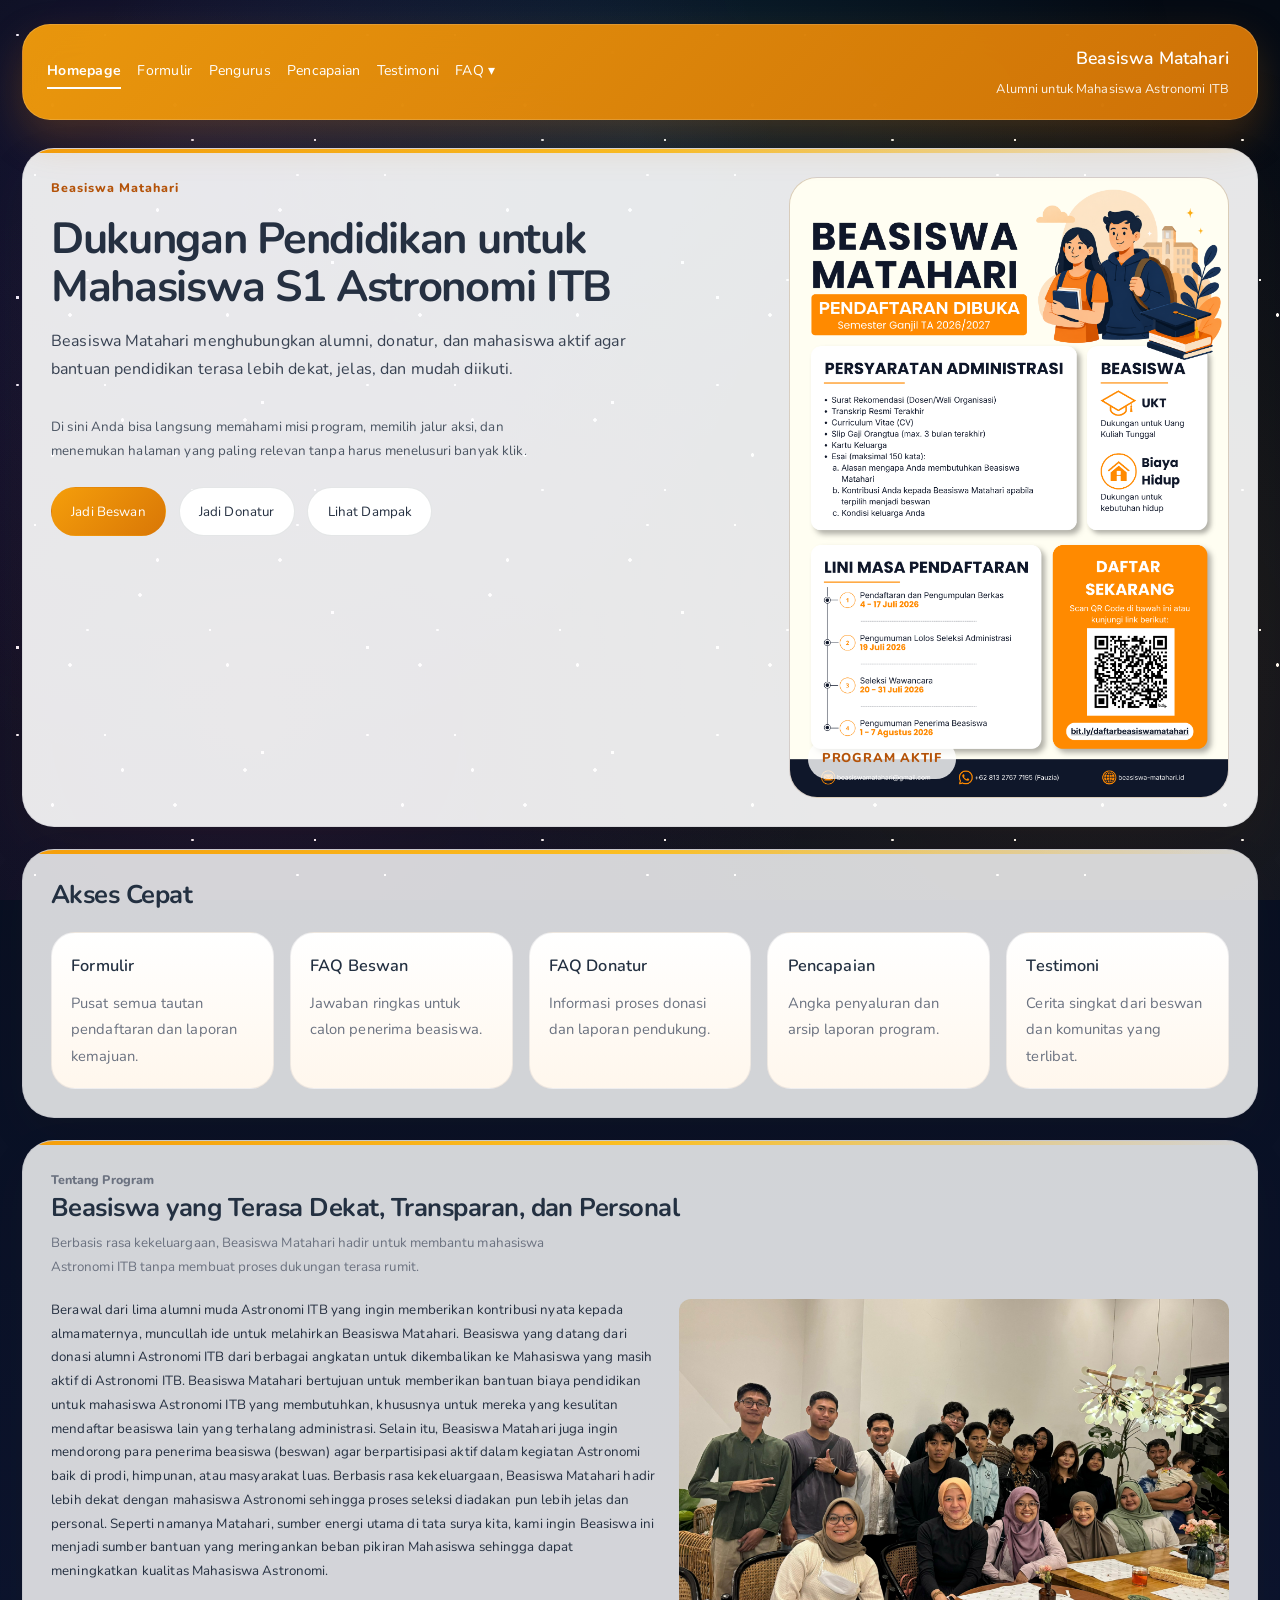
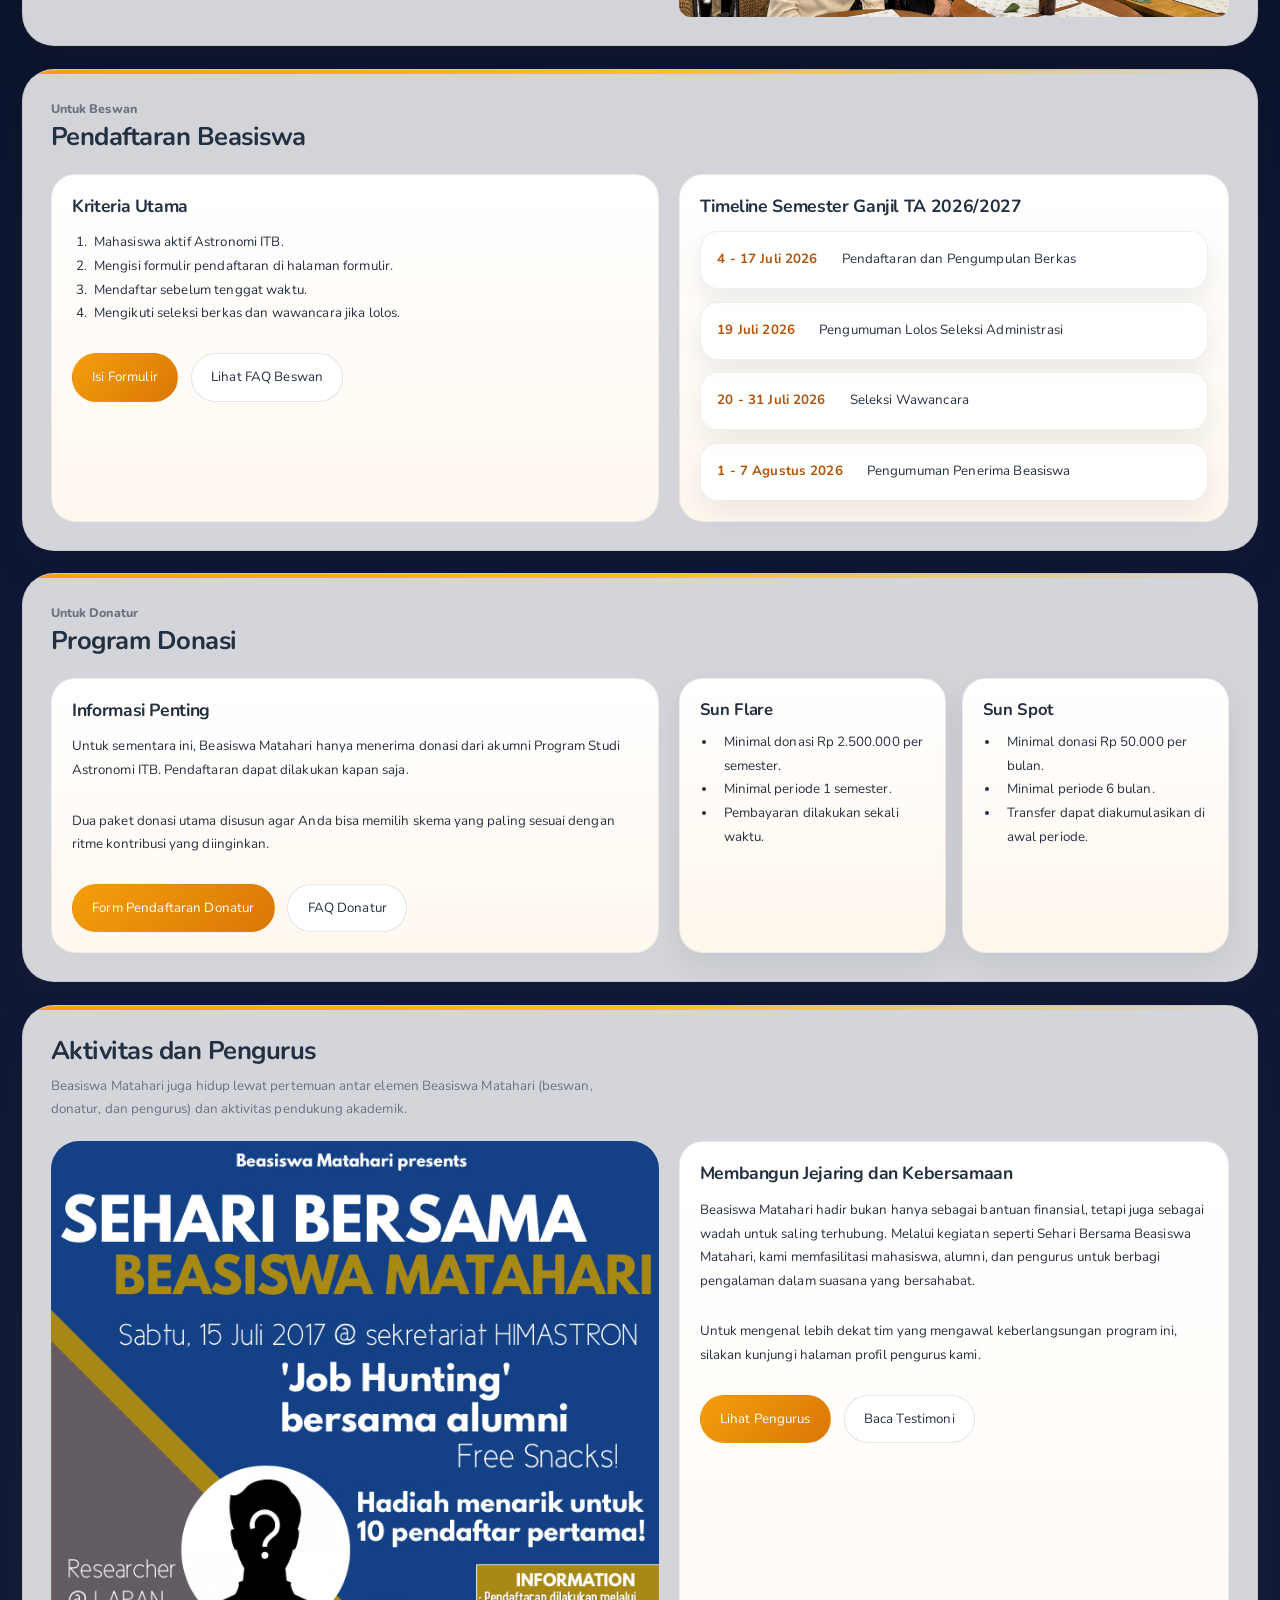
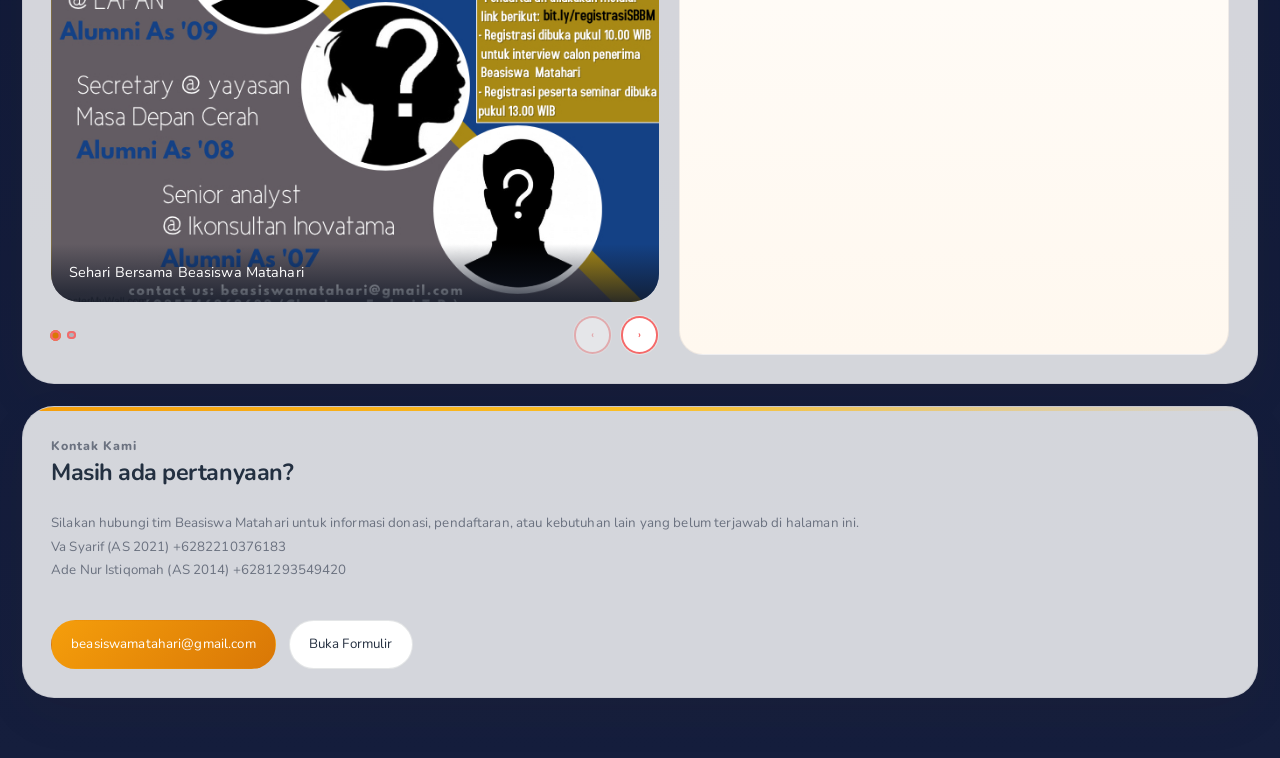
<file: index.html>
<!DOCTYPE HTML>
<html>
	<head>
		<title>Beasiswa Matahari</title>
		<meta charset="utf-8" />
		<meta name="viewport" content="width=device-width, initial-scale=1, user-scalable=no" />
		<link rel="stylesheet" href="assets/css/main.css" />
	</head>
	<body class="is-preload bm-v2 bm-home">

		<div class="v2-shell">
			<header class="v2-topbar">
				<button class="v2-menu-toggle" aria-label="Buka menu navigasi" aria-expanded="false">☰</button>
				<a class="brand" href="index.html">
					<strong>Beasiswa Matahari</strong>
					<span>Alumni untuk Mahasiswa Astronomi ITB</span>
				</a>
				<nav class="v2-nav" aria-label="Navigasi utama">
					<a href="index.html" aria-current="page">Homepage</a>
					<a href="formulir.html">Formulir</a>
					<a href="pengurus.html">Pengurus</a>
					<a href="pencapaian.html">Pencapaian</a>
					<a href="testimoni.html">Testimoni</a>
					<div class="dropdown">
						<a href="javascript:void(0);" class="dropbtn" onclick="this.parentElement.classList.toggle('is-active'); return false;">FAQ ▾</a>
						<div class="dropdown-content">
							<a href="donatur-faq.html">FAQ Donatur</a>
							<a href="beswan-faq.html">FAQ Beswan</a>
						</div>
					</div>
				</nav>
			</header>

			<main class="v2-main">
				<section class="v2-card v2-hero">
					<div class="v2-hero-copy">
						<p class="eyebrow">Beasiswa Matahari</p>
						<h1>Dukungan Pendidikan untuk Mahasiswa S1 Astronomi ITB</h1>
						<p class="v2-lead">Beasiswa Matahari menghubungkan alumni, donatur, dan mahasiswa aktif agar bantuan pendidikan terasa lebih dekat, jelas, dan mudah diikuti.</p>
						<p class="v2-copy">Di sini Anda bisa langsung memahami misi program, memilih jalur aksi, dan menemukan halaman yang paling relevan tanpa harus menelusuri banyak klik.</p>
						<div class="v2-actions">
							<a href="formulir.html" class="v2-button primary">Jadi Beswan</a>
							<a href="formulir.html#donatur" class="v2-button">Jadi Donatur</a>
							<a href="pencapaian.html" class="v2-button">Lihat Dampak</a>
						</div>
					</div>

					<div class="v2-hero-visual">
						<div class="hero-art">
							<img src="images/poster/poster_periode16.png" alt="Poster Beasiswa Matahari periode 16" />
							<span class="hero-mark">Program aktif</span>
						</div>

					</div>
				</section>

				<section class="v2-section v2-card">
					<div class="section-head">
						<h2>Akses Cepat</h2>
					</div>

					<div class="v2-grid quick-grid">
						<a class="quick-card" href="formulir.html">
							<strong>Formulir</strong>
							<span>Pusat semua tautan pendaftaran dan laporan kemajuan.</span>
						</a>
						<a class="quick-card" href="beswan-faq.html">
							<strong>FAQ Beswan</strong>
							<span>Jawaban ringkas untuk calon penerima beasiswa.</span>
						</a>
						<a class="quick-card" href="donatur-faq.html">
							<strong>FAQ Donatur</strong>
							<span>Informasi proses donasi dan laporan pendukung.</span>
						</a>
						<a class="quick-card" href="pencapaian.html">
							<strong>Pencapaian</strong>
							<span>Angka penyaluran dan arsip laporan program.</span>
						</a>
						<a class="quick-card" href="testimoni.html">
							<strong>Testimoni</strong>
							<span>Cerita singkat dari beswan dan komunitas yang terlibat.</span>
						</a>
					</div>
				</section>

				<section class="v2-section v2-card">
					<div class="section-head">
						<p class="eyebrow">Tentang Program</p>
						<h2>Beasiswa yang Terasa Dekat, Transparan, dan Personal</h2>
						<p>Berbasis rasa kekeluargaan, Beasiswa Matahari hadir untuk membantu mahasiswa Astronomi ITB tanpa membuat proses dukungan terasa rumit.</p>
					</div>

					<div class="split-grid">
						<div>
							<p> Berawal dari lima alumni muda Astronomi ITB yang ingin memberikan kontribusi nyata kepada almamaternya, muncullah ide untuk melahirkan Beasiswa Matahari. Beasiswa yang datang dari donasi alumni Astronomi ITB dari berbagai angkatan untuk dikembalikan ke Mahasiswa yang masih aktif di Astronomi ITB. 
								Beasiswa Matahari bertujuan untuk memberikan bantuan biaya pendidikan untuk mahasiswa Astronomi ITB yang membutuhkan, khususnya untuk mereka yang kesulitan mendaftar beasiswa lain yang terhalang administrasi. Selain itu, Beasiswa Matahari juga ingin mendorong para penerima beasiswa (beswan) agar berpartisipasi aktif dalam kegiatan Astronomi baik di prodi, himpunan, atau masyarakat luas.
								Berbasis rasa kekeluargaan, Beasiswa Matahari hadir lebih dekat dengan mahasiswa Astronomi sehingga proses seleksi diadakan pun lebih jelas dan personal. Seperti namanya Matahari, sumber energi utama di tata surya kita, kami ingin Beasiswa ini menjadi sumber bantuan yang meringankan beban pikiran Mahasiswa sehingga  dapat meningkatkan kualitas Mahasiswa Astronomi.</p>
						</div>
						<div>
							<img src="images/others/bukber-besmat.jpeg" alt="Kebersamaan Alumni dan Beswan Beasiswa Matahari" style="width: 100%; border-radius: 12px; object-fit: cover; height: 100%;" />
						</div>
					</div>
				</section>

				<section class="v2-section v2-card" id="beswan">
					<div class="section-head">
						<p class="eyebrow">Untuk Beswan</p>
						<h2>Pendaftaran Beasiswa</h2>
						
					</div>

					<div class="split-grid">
						<div class="stack-card">
							<h3>Kriteria Utama</h3>
							<ol>
								<li>Mahasiswa aktif Astronomi ITB.</li>
								<li>Mengisi formulir pendaftaran di halaman formulir.</li>
								<li>Mendaftar sebelum tenggat waktu.</li>
								<li>Mengikuti seleksi berkas dan wawancara jika lolos.</li>
							</ol>
							<div class="v2-actions">
								<a href="formulir.html" class="v2-button primary">Isi Formulir</a>
								<a href="beswan-faq.html" class="v2-button">Lihat FAQ Beswan</a>
							</div>
						</div>

						<div class="stack-card">
							<h3>Timeline Semester Ganjil TA 2026/2027</h3>
							<div class="timeline">
								<div class="timeline-item">
									<div class="timeline-date">4 - 17 Juli 2026</div>
									<div>Pendaftaran dan Pengumpulan Berkas</div>
								</div>
								<div class="timeline-item">
									<div class="timeline-date">19 Juli 2026</div>
									<div>Pengumuman Lolos Seleksi Administrasi</div>
								</div>
								<div class="timeline-item">
									<div class="timeline-date">20 - 31 Juli 2026</div>
									<div>Seleksi Wawancara</div>
								</div>
								<div class="timeline-item">
									<div class="timeline-date">1 - 7 Agustus 2026</div>
									<div>Pengumuman Penerima Beasiswa</div>
								</div>
							</div>
						</div>
					</div>
				</section>

				<section class="v2-section v2-card">
					<div class="section-head">
						<p class="eyebrow">Untuk Donatur</p>
						<h2>Program Donasi</h2>
						
					</div>

					<div class="split-grid">
						<div class="stack-card">
							<h3>Informasi Penting</h3>
							<p>Untuk sementara ini, Beasiswa Matahari hanya menerima donasi dari akumni Program Studi Astronomi ITB. Pendaftaran dapat dilakukan kapan saja.</p>
							<p>Dua paket donasi utama disusun agar Anda bisa memilih skema yang paling sesuai dengan ritme kontribusi yang diinginkan.</p>
							<div class="v2-actions">
								<a href="http://bit.ly/formcalondonaturbeasiswamatahari" class="v2-button primary" target="_blank" rel="noopener noreferrer">Form Pendaftaran Donatur</a>
								<a href="donatur-faq.html" class="v2-button">FAQ Donatur</a>
							</div>
						</div>

						<div class="v2-grid package-grid">
							<div class="package-card">
								<h3>Sun Flare</h3>
								<ul>
									<li>Minimal donasi Rp 2.500.000 per semester.</li>
									<li>Minimal periode 1 semester.</li>
									<li>Pembayaran dilakukan sekali waktu.</li>
								</ul>
							</div>
							<div class="package-card">
								<h3>Sun Spot</h3>
								<ul>
									<li>Minimal donasi Rp 50.000 per bulan.</li>
									<li>Minimal periode 6 bulan.</li>
									<li>Transfer dapat diakumulasikan di awal periode.</li>
								</ul>
							</div>
						</div>
					</div>
				</section>

				<section class="v2-section v2-card">
					<div class="section-head">
						
						<h2>Aktivitas dan Pengurus</h2>
						<p>Beasiswa Matahari juga hidup lewat pertemuan antar elemen Beasiswa Matahari (beswan, donatur, dan pengurus) dan aktivitas pendukung akademik.</p>
					</div>

					<div class="split-grid">
						<div class="media-carousel" data-carousel>
							<div class="media-carousel__viewport">
								<div class="media-carousel__track">
									<figure class="media-slide">
										<img src="images/poster/seharibersamabesmat_1.jpg" alt="Kegiatan Sehari Bersama Beasiswa Matahari" />
										<figcaption>Sehari Bersama Beasiswa Matahari</figcaption>
									</figure>
									<figure class="media-slide">
										<img src="images/poster/seharibersamabesmat_2.jpg" alt="Kegiatan Beasiswa Matahari bersama alumni" />
										<figcaption>Ruang cerita bersama alumni dan awardee</figcaption>
									</figure>
								</div>
							</div>
							<div class="media-carousel__controls">
								<div class="media-carousel__dots" aria-label="Slide indicator"></div>
								<div class="media-carousel__arrows">
									<button type="button" class="media-carousel__button" data-carousel-prev aria-label="Slide sebelumnya">‹</button>
									<button type="button" class="media-carousel__button" data-carousel-next aria-label="Slide berikutnya">›</button>
								</div>
							</div>
						</div>

						<div class="stack-card">
							<h3>Membangun Jejaring dan Kebersamaan</h3>
							<p>Beasiswa Matahari hadir bukan hanya sebagai bantuan finansial, tetapi juga sebagai wadah untuk saling terhubung. Melalui kegiatan seperti Sehari Bersama Beasiswa Matahari, kami memfasilitasi mahasiswa, alumni, dan pengurus untuk berbagi pengalaman dalam suasana yang bersahabat.</p>
							<p>Untuk mengenal lebih dekat tim yang mengawal keberlangsungan program ini, silakan kunjungi halaman profil pengurus kami.</p>
							<div class="v2-actions">
								<a href="pengurus.html" class="v2-button primary">Lihat Pengurus</a>
								<a href="testimoni.html" class="v2-button">Baca Testimoni</a>
							</div>
						</div>
					</div>
				</section>

				<section class="v2-section v2-card">
					<div class="footer-cta">
						<div>
							<p class="eyebrow">Kontak Kami</p>
							<h2>Masih ada pertanyaan?</h2>
							<p>Silakan hubungi tim Beasiswa Matahari untuk informasi donasi, pendaftaran, atau kebutuhan lain yang belum terjawab di halaman ini.</p>
							<p>Va Syarif (AS 2021) +6282210376183</p>
							<p>Ade Nur Istiqomah (AS 2014) +6281293549420</p>
						</div>
						<div class="v2-actions">
							<a href="mailto:beasiswamatahari@gmail.com" class="v2-button primary">beasiswamatahari@gmail.com</a>
							<a href="formulir.html" class="v2-button">Buka Formulir</a>
						</div>
					</div>
				</section>
			</main>
		</div>

		<script src="assets/js/jquery.min.js"></script>
		<script src="assets/js/browser.min.js"></script>
		<script src="assets/js/breakpoints.min.js"></script>
		<script src="assets/js/util.js"></script>
		<script src="assets/js/main.js"></script>

	</body>
</html>
</file>
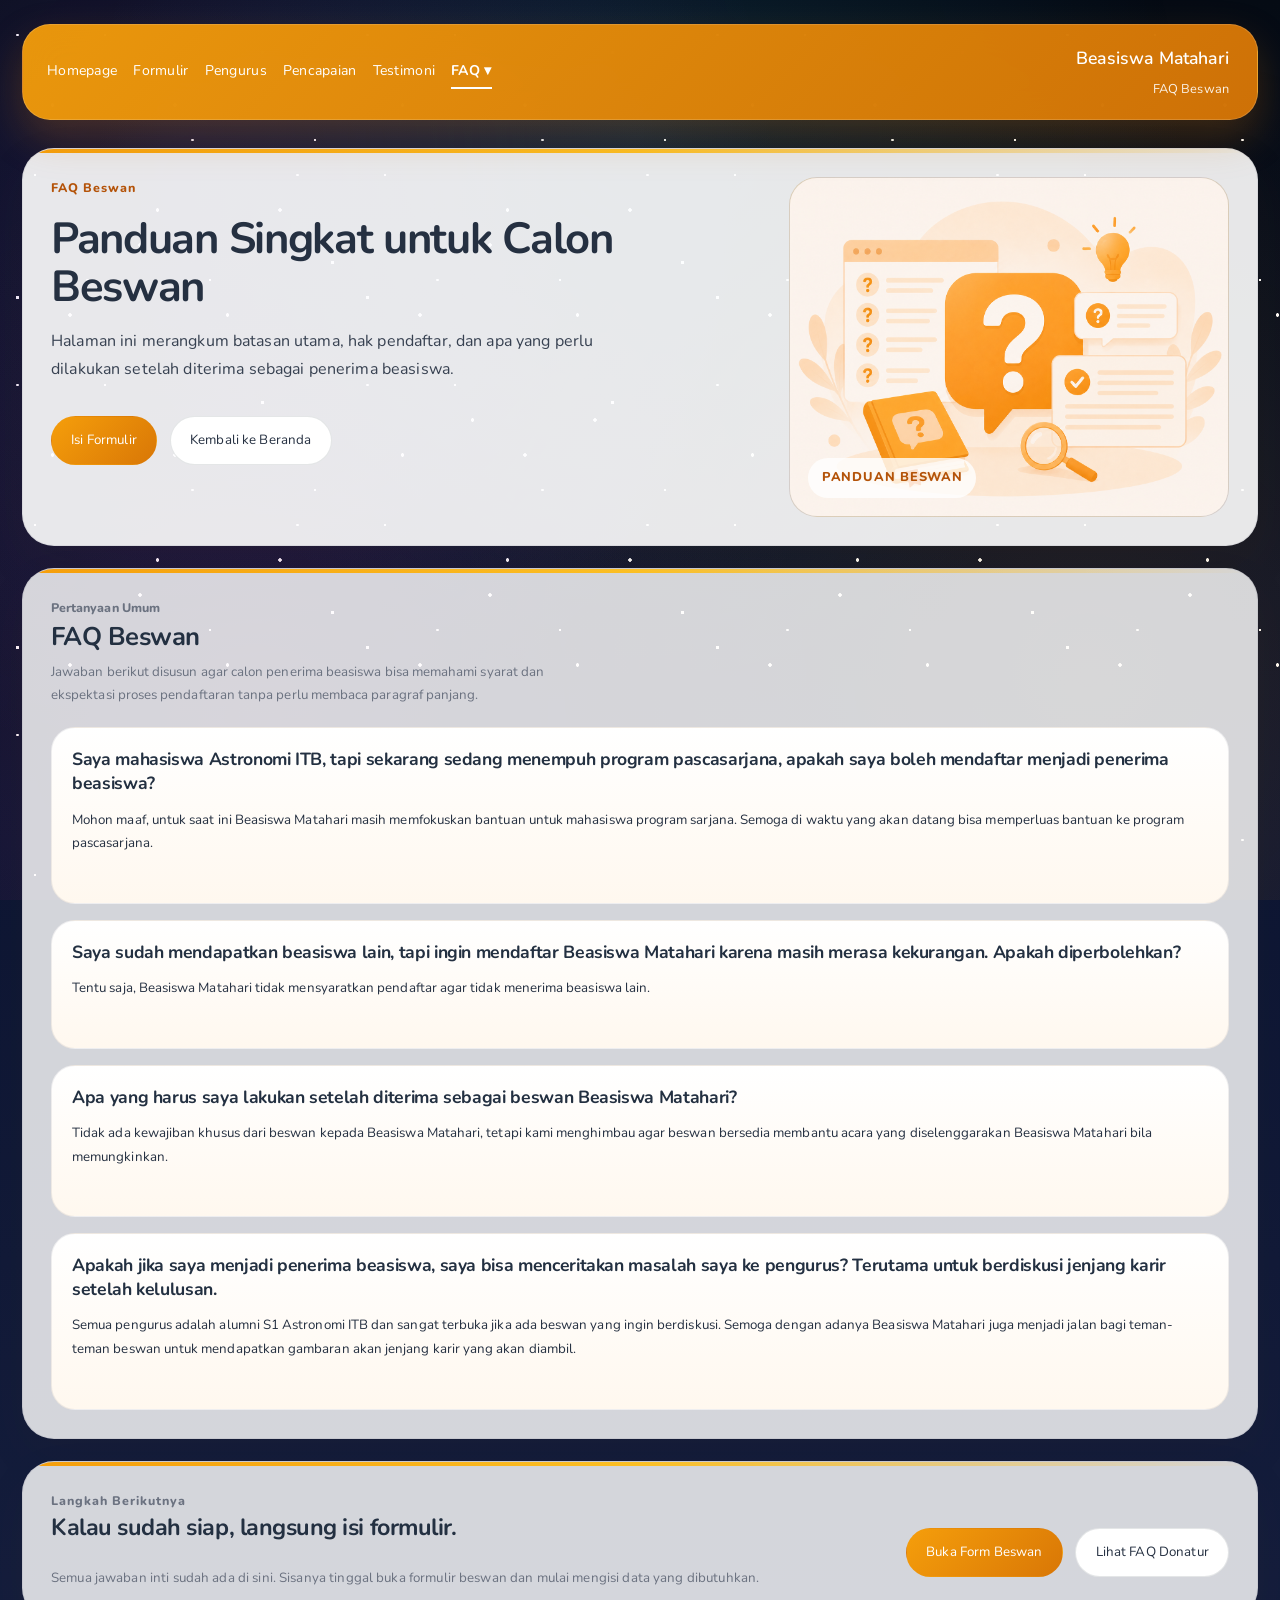
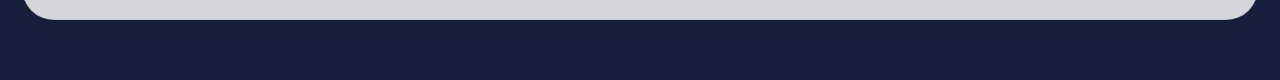
<file: beswan-faq.html>
<!DOCTYPE HTML>
<html>
	<head>
		<title>FAQ Beswan - Beasiswa Matahari</title>
		<meta charset="utf-8" />
		<meta name="viewport" content="width=device-width, initial-scale=1, user-scalable=no" />
		<link rel="stylesheet" href="assets/css/main.css" />
	</head>
	<body class="is-preload bm-v2 bm-faq">

		<div class="v2-shell">
			<header class="v2-topbar">
				<button class="v2-menu-toggle" aria-label="Buka menu navigasi" aria-expanded="false">☰</button>
				<a class="brand" href="index.html">
					<strong>Beasiswa Matahari</strong>
					<span>FAQ Beswan</span>
				</a>
				<nav class="v2-nav" aria-label="Navigasi utama">
					<a href="index.html">Homepage</a>
					<a href="formulir.html">Formulir</a>
					<a href="pengurus.html">Pengurus</a>
					<a href="pencapaian.html">Pencapaian</a>
					<a href="testimoni.html">Testimoni</a>
					<div class="dropdown">
						<a href="javascript:void(0);" class="dropbtn" aria-current="page" onclick="this.parentElement.classList.toggle('is-active'); return false;">FAQ ▾</a>
						<div class="dropdown-content">
							<a href="donatur-faq.html">FAQ Donatur</a>
							<a href="beswan-faq.html" aria-current="page">FAQ Beswan</a>
						</div>
					</div>
				</nav>
			</header>

			<main class="v2-main">
				<section class="v2-card v2-hero">
					<div class="v2-hero-copy">
						<p class="eyebrow">FAQ Beswan</p>
						<h1>Panduan Singkat untuk Calon Beswan</h1>
						<p class="v2-lead">Halaman ini merangkum batasan utama, hak pendaftar, dan apa yang perlu dilakukan setelah diterima sebagai penerima beasiswa.</p>
						<div class="v2-actions">
							<a href="formulir.html#beswan" class="v2-button primary">Isi Formulir</a>
							<a href="index.html" class="v2-button">Kembali ke Beranda</a>
						</div>
					</div>

					<div class="v2-hero-visual">
						<div class="hero-art">
							<img src="images/others/faq_beswan.png" alt="Poster periode terbaru Beasiswa Matahari" />
							<span class="hero-mark">Panduan beswan</span>
						</div>

					</div>
				</section>

				<section class="v2-section v2-card">
					<div class="section-head">
						<p class="eyebrow">Pertanyaan Umum</p>
						<h2>FAQ Beswan</h2>
						<p>Jawaban berikut disusun agar calon penerima beasiswa bisa memahami syarat dan ekspektasi proses pendaftaran tanpa perlu membaca paragraf panjang.</p>
					</div>

					<div class="v2-grid">
						<article class="stack-card">
							<h3>Saya mahasiswa Astronomi ITB, tapi sekarang sedang menempuh program pascasarjana, apakah saya boleh mendaftar menjadi penerima beasiswa?</h3>
							<p>Mohon maaf, untuk saat ini Beasiswa Matahari masih memfokuskan bantuan untuk mahasiswa program sarjana. Semoga di waktu yang akan datang bisa memperluas bantuan ke program pascasarjana.</p>
						</article>

						<article class="stack-card">
							<h3>Saya sudah mendapatkan beasiswa lain, tapi ingin mendaftar Beasiswa Matahari karena masih merasa kekurangan. Apakah diperbolehkan?</h3>
							<p>Tentu saja, Beasiswa Matahari tidak mensyaratkan pendaftar agar tidak menerima beasiswa lain.</p>
						</article>

						<article class="stack-card">
							<h3>Apa yang harus saya lakukan setelah diterima sebagai beswan Beasiswa Matahari?</h3>
							<p>Tidak ada kewajiban khusus dari beswan kepada Beasiswa Matahari, tetapi kami menghimbau agar beswan bersedia membantu acara yang diselenggarakan Beasiswa Matahari bila memungkinkan.</p>
						</article>

						<article class="stack-card">
							<h3>Apakah jika saya menjadi penerima beasiswa, saya bisa menceritakan masalah saya ke pengurus? Terutama untuk berdiskusi jenjang karir setelah kelulusan.</h3>
							<p>Semua pengurus adalah alumni S1 Astronomi ITB dan sangat terbuka jika ada beswan yang ingin berdiskusi. Semoga dengan adanya Beasiswa Matahari juga menjadi jalan bagi teman-teman beswan untuk mendapatkan gambaran akan jenjang karir yang akan diambil.</p>
						</article>
					</div>
				</section>

				<section class="v2-section v2-card">
					<div class="footer-cta">
						<div>
							<p class="eyebrow">Langkah Berikutnya</p>
							<h2>Kalau sudah siap, langsung isi formulir.</h2>
							<p>Semua jawaban inti sudah ada di sini. Sisanya tinggal buka formulir beswan dan mulai mengisi data yang dibutuhkan.</p>
						</div>
						<div class="v2-actions">
							<a href="formulir.html#beswan" class="v2-button primary">Buka Form Beswan</a>
							<a href="donatur-faq.html" class="v2-button">Lihat FAQ Donatur</a>
						</div>
					</div>
				</section>
			</main>
		</div>

		<script src="assets/js/jquery.min.js"></script>
		<script src="assets/js/browser.min.js"></script>
		<script src="assets/js/breakpoints.min.js"></script>
		<script src="assets/js/util.js"></script>
		<script src="assets/js/main.js"></script>

	</body>
</html>
</file>
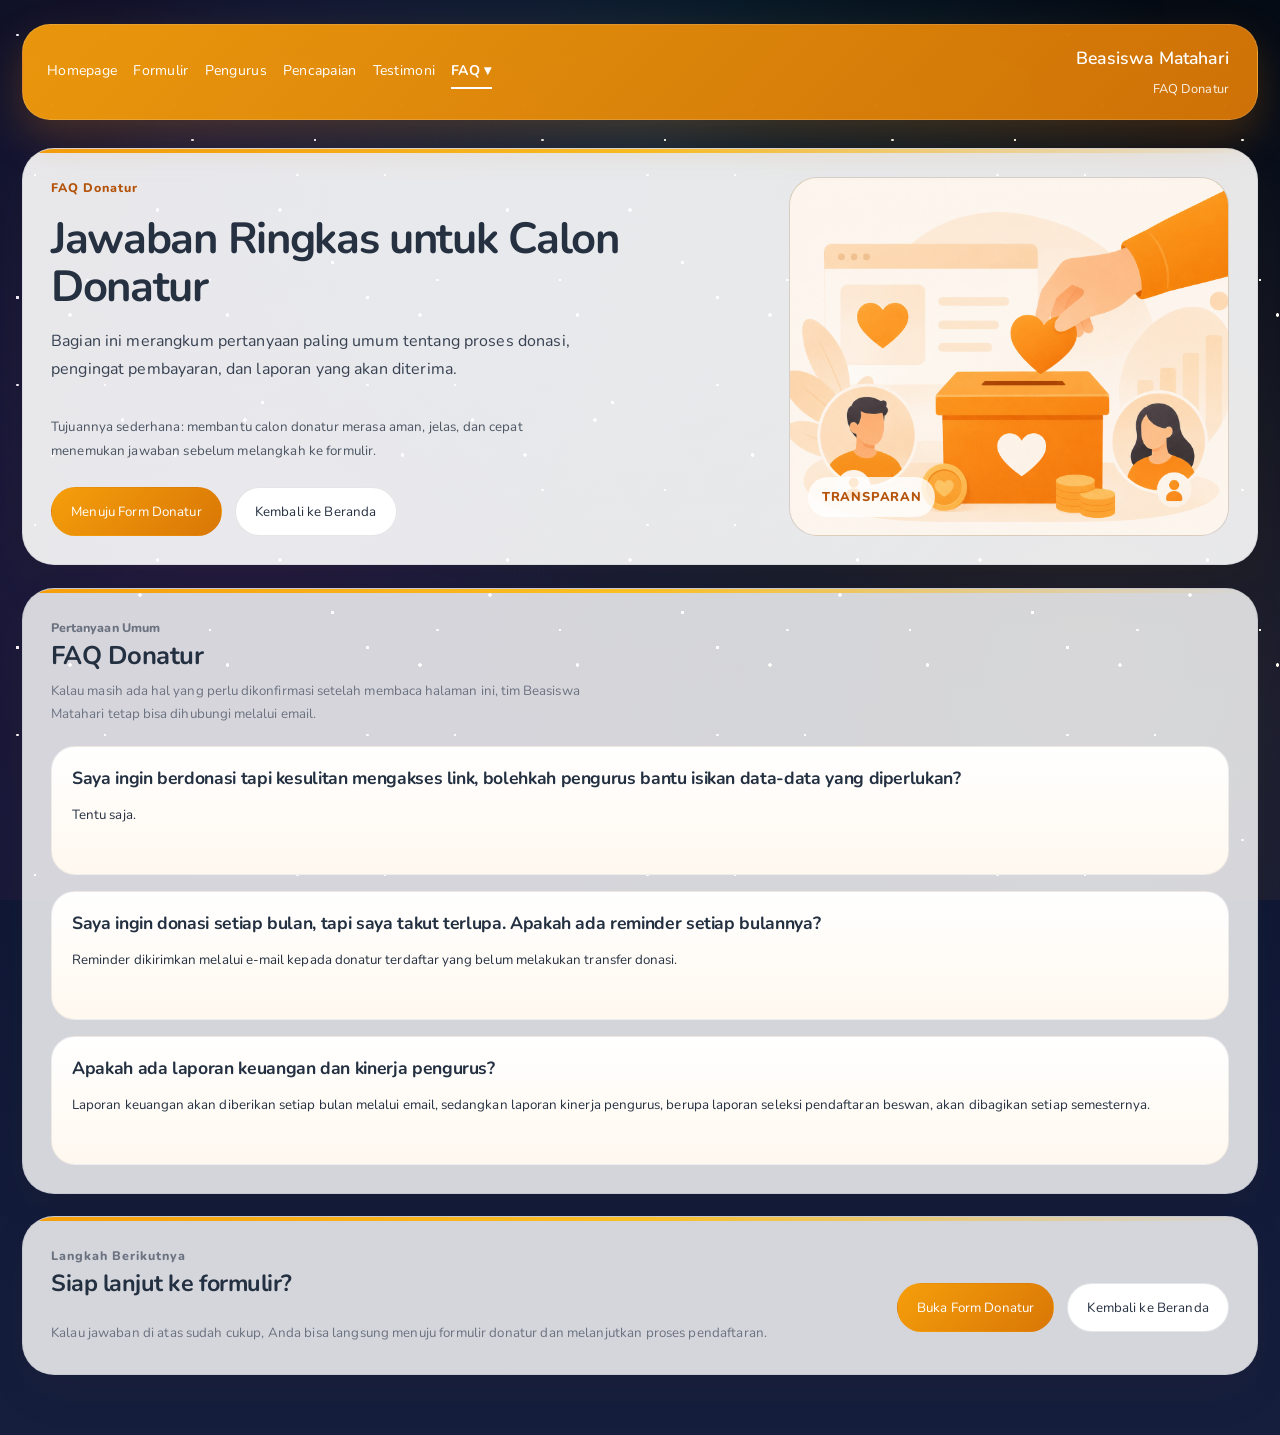
<file: donatur-faq.html>
<!DOCTYPE HTML>
<html>
	<head>
		<title>FAQ Donatur - Beasiswa Matahari</title>
		<meta charset="utf-8" />
		<meta name="viewport" content="width=device-width, initial-scale=1, user-scalable=no" />
		<link rel="stylesheet" href="assets/css/main.css" />
	</head>
	<body class="is-preload bm-v2 bm-faq">

		<div class="v2-shell">
			<header class="v2-topbar">
				<button class="v2-menu-toggle" aria-label="Buka menu navigasi" aria-expanded="false">☰</button>
				<a class="brand" href="index.html">
					<strong>Beasiswa Matahari</strong>
					<span>FAQ Donatur</span>
				</a>
				<nav class="v2-nav" aria-label="Navigasi utama">
					<a href="index.html">Homepage</a>
					<a href="formulir.html">Formulir</a>
					<a href="pengurus.html">Pengurus</a>
					<a href="pencapaian.html">Pencapaian</a>
					<a href="testimoni.html">Testimoni</a>
					<div class="dropdown">
						<a href="javascript:void(0);" class="dropbtn" aria-current="page" onclick="this.parentElement.classList.toggle('is-active'); return false;">FAQ ▾</a>
						<div class="dropdown-content">
							<a href="donatur-faq.html" aria-current="page">FAQ Donatur</a>
							<a href="beswan-faq.html">FAQ Beswan</a>
						</div>
					</div>
				</nav>
			</header>

			<main class="v2-main">
				<section class="v2-card v2-hero">
					<div class="v2-hero-copy">
						<p class="eyebrow">FAQ Donatur</p>
						<h1>Jawaban Ringkas untuk Calon Donatur</h1>
						<p class="v2-lead">Bagian ini merangkum pertanyaan paling umum tentang proses donasi, pengingat pembayaran, dan laporan yang akan diterima.</p>
						<p class="v2-copy">Tujuannya sederhana: membantu calon donatur merasa aman, jelas, dan cepat menemukan jawaban sebelum melangkah ke formulir.</p>
						<div class="v2-actions">
							<a href="formulir.html#donatur" class="v2-button primary">Menuju Form Donatur</a>
							<a href="index.html" class="v2-button">Kembali ke Beranda</a>
						</div>
					</div>

					<div class="v2-hero-visual">
						<div class="hero-art">
							<img src="images/others/faq_donatur.png" alt="Poster Beasiswa Matahari" />
							<span class="hero-mark">Transparan</span>
						</div>

					</div>
				</section>

				<section class="v2-section v2-card">
					<div class="section-head">
						<p class="eyebrow">Pertanyaan Umum</p>
						<h2>FAQ Donatur</h2>
						<p>Kalau masih ada hal yang perlu dikonfirmasi setelah membaca halaman ini, tim Beasiswa Matahari tetap bisa dihubungi melalui email.</p>
					</div>

					<div class="v2-grid">
						<article class="stack-card">
							<h3>Saya ingin berdonasi tapi kesulitan mengakses link, bolehkah pengurus bantu isikan data-data yang diperlukan?</h3>
							<p>Tentu saja.</p>
						</article>

						<article class="stack-card">
							<h3>Saya ingin donasi setiap bulan, tapi saya takut terlupa. Apakah ada reminder setiap bulannya?</h3>
							<p>Reminder dikirimkan melalui e-mail kepada donatur terdaftar yang belum melakukan transfer donasi.</p>
						</article>

						<article class="stack-card">
							<h3>Apakah ada laporan keuangan dan kinerja pengurus?</h3>
							<p>Laporan keuangan akan diberikan setiap bulan melalui email, sedangkan laporan kinerja pengurus, berupa laporan seleksi pendaftaran beswan, akan dibagikan setiap semesternya.</p>
						</article>
					</div>
				</section>

				<section class="v2-section v2-card">
					<div class="footer-cta">
						<div>
							<p class="eyebrow">Langkah Berikutnya</p>
							<h2>Siap lanjut ke formulir?</h2>
							<p>Kalau jawaban di atas sudah cukup, Anda bisa langsung menuju formulir donatur dan melanjutkan proses pendaftaran.</p>
						</div>
						<div class="v2-actions">
							<a href="formulir.html#donatur" class="v2-button primary">Buka Form Donatur</a>
							<a href="index.html" class="v2-button">Kembali ke Beranda</a>
						</div>
					</div>
				</section>
			</main>
		</div>

		<script src="assets/js/jquery.min.js"></script>
		<script src="assets/js/browser.min.js"></script>
		<script src="assets/js/breakpoints.min.js"></script>
		<script src="assets/js/util.js"></script>
		<script src="assets/js/main.js"></script>

	</body>
</html>
</file>
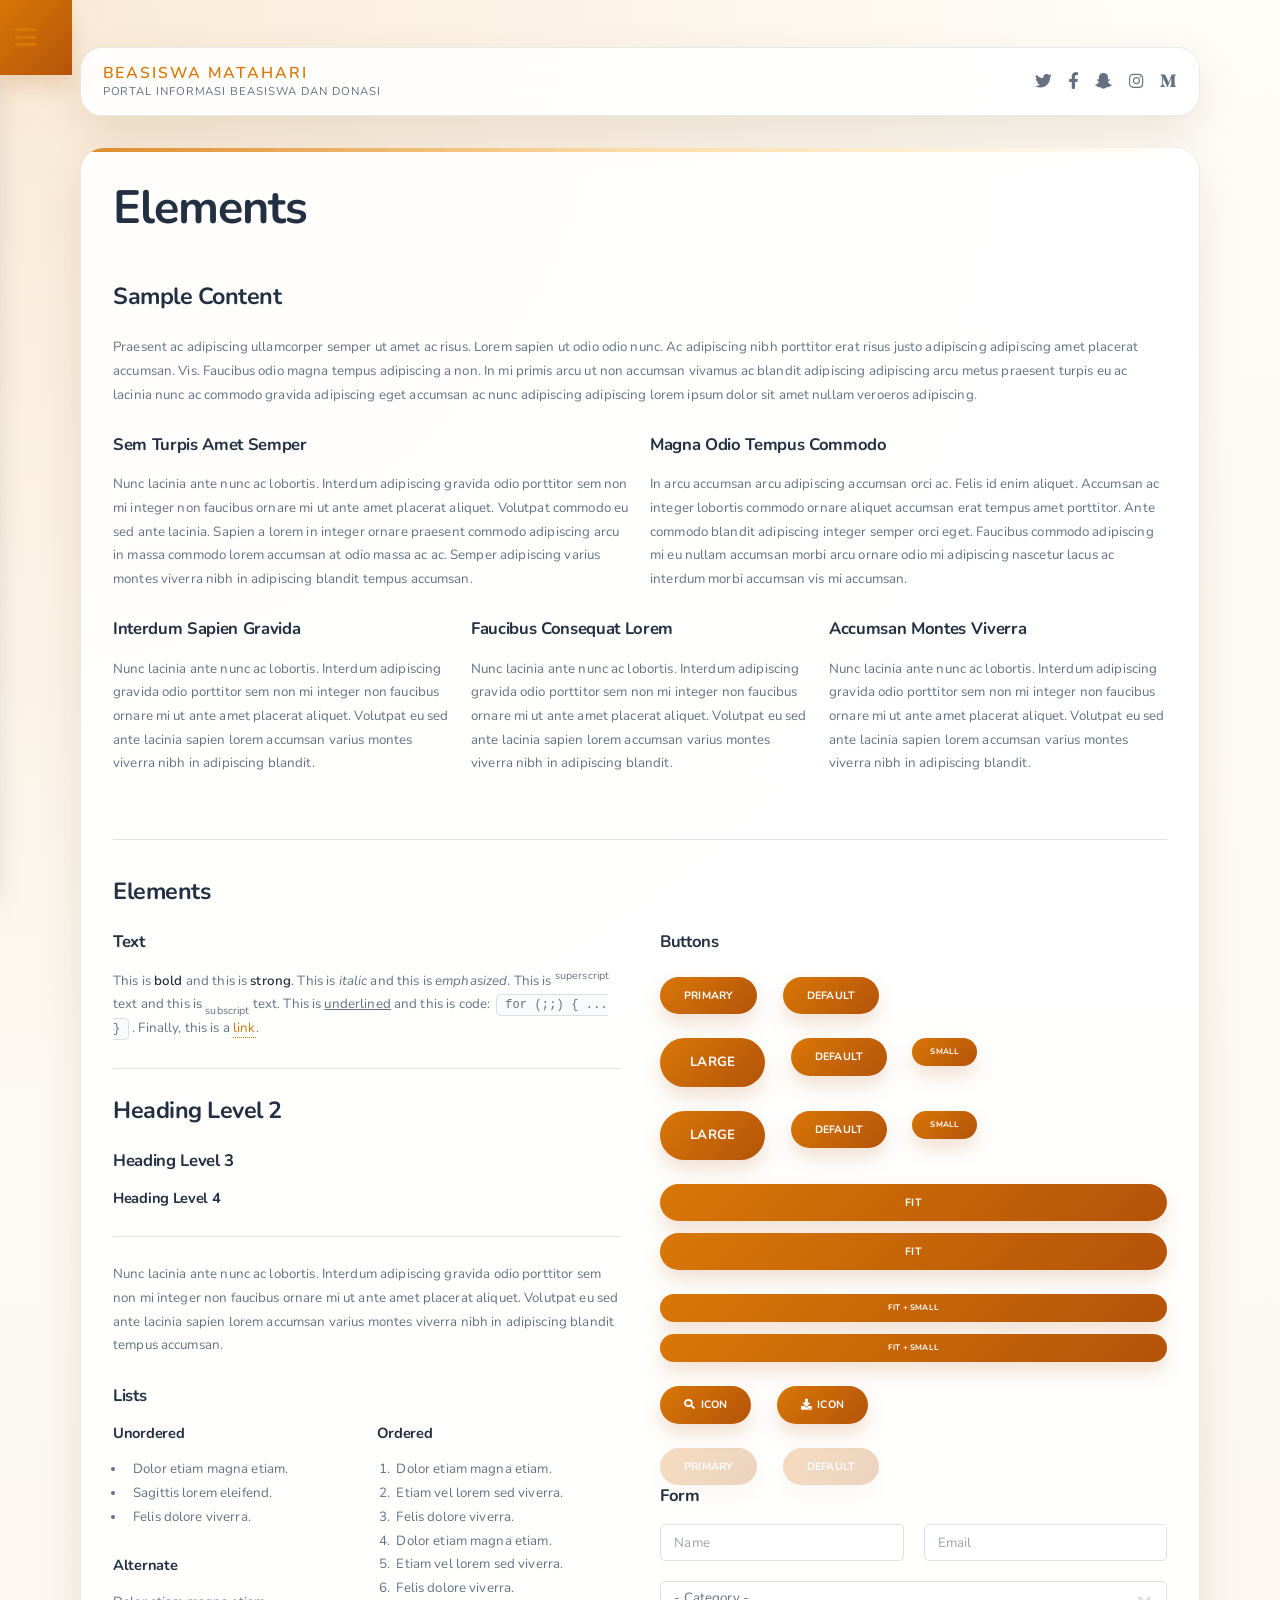
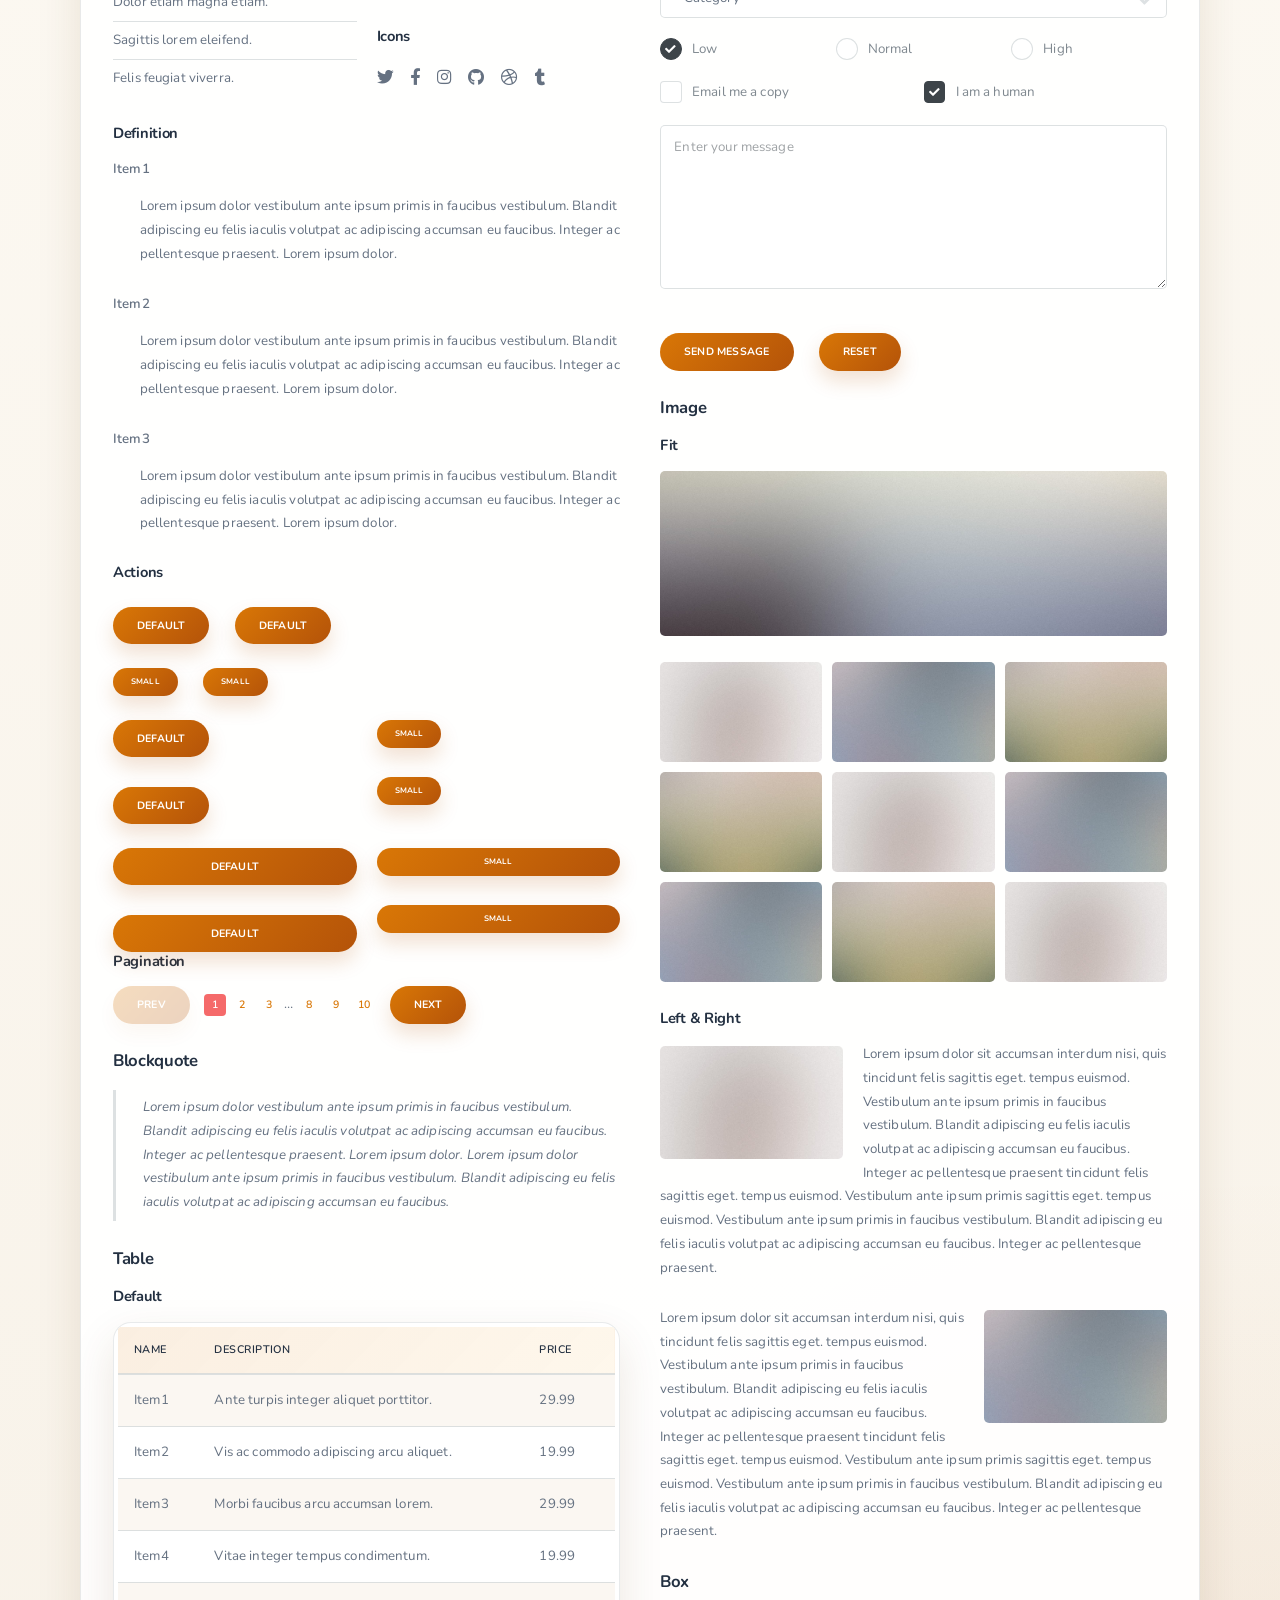
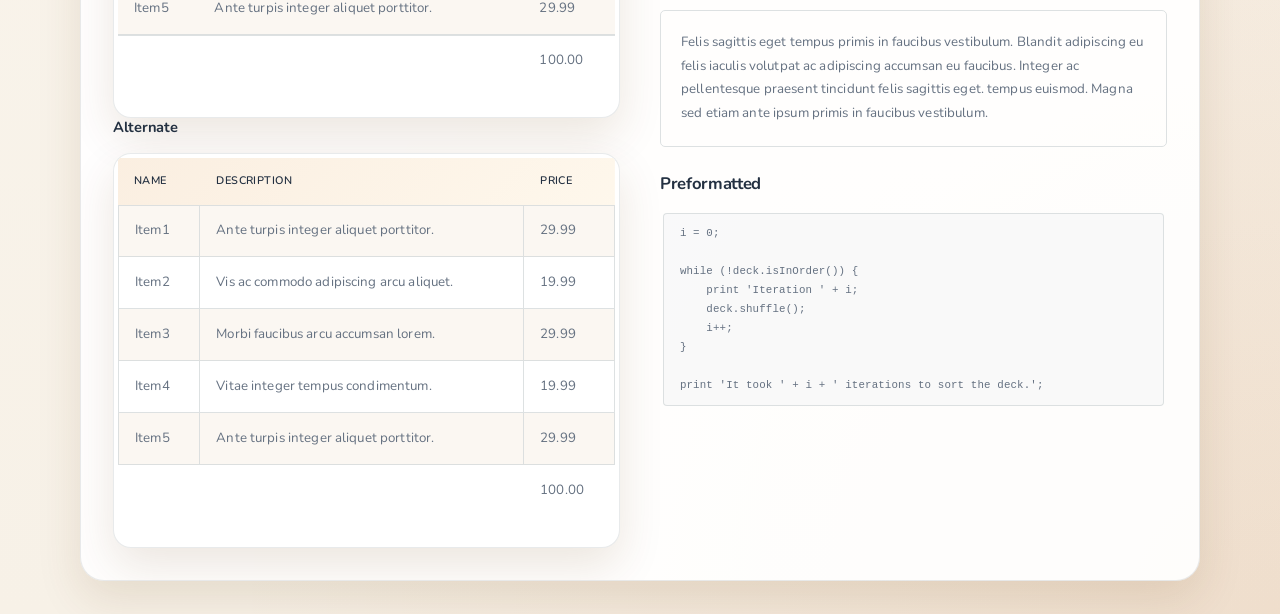
<file: elements.html>
<!DOCTYPE HTML>
<!--
	Editorial by HTML5 UP
	html5up.net | @ajlkn
	Free for personal and commercial use under the CCA 3.0 license (html5up.net/license)
-->
<html>
	<head>
		<title>Elements - Beasiswa Matahari</title>
		<meta charset="utf-8" />
		<meta name="viewport" content="width=device-width, initial-scale=1, user-scalable=no" />
		<link rel="stylesheet" href="assets/css/main.css" />
	</head>
	<body class="is-preload">

		<!-- Wrapper -->
			<div id="wrapper">

				<!-- Main -->
					<div id="main">
						<div class="inner">

							<!-- Header -->
								<header id="header">
									<a href="index.html" class="logo"><strong>Beasiswa Matahari</strong></a>
									<ul class="icons">
										<li><a href="#" class="icon brands fa-twitter"><span class="label">Twitter</span></a></li>
										<li><a href="#" class="icon brands fa-facebook-f"><span class="label">Facebook</span></a></li>
										<li><a href="#" class="icon brands fa-snapchat-ghost"><span class="label">Snapchat</span></a></li>
										<li><a href="#" class="icon brands fa-instagram"><span class="label">Instagram</span></a></li>
										<li><a href="#" class="icon brands fa-medium-m"><span class="label">Medium</span></a></li>
									</ul>
								</header>

							<!-- Content -->
								<section>
									<header class="main">
										<h1>Elements</h1>
									</header>

									<!-- Content -->
										<h2 id="content">Sample Content</h2>
										<p>Praesent ac adipiscing ullamcorper semper ut amet ac risus. Lorem sapien ut odio odio nunc. Ac adipiscing nibh porttitor erat risus justo adipiscing adipiscing amet placerat accumsan. Vis. Faucibus odio magna tempus adipiscing a non. In mi primis arcu ut non accumsan vivamus ac blandit adipiscing adipiscing arcu metus praesent turpis eu ac lacinia nunc ac commodo gravida adipiscing eget accumsan ac nunc adipiscing adipiscing lorem ipsum dolor sit amet nullam veroeros adipiscing.</p>
										<div class="row">
											<div class="col-6 col-12-small">
												<h3>Sem Turpis Amet Semper</h3>
												<p>Nunc lacinia ante nunc ac lobortis. Interdum adipiscing gravida odio porttitor sem non mi integer non faucibus ornare mi ut ante amet placerat aliquet. Volutpat commodo eu sed ante lacinia. Sapien a lorem in integer ornare praesent commodo adipiscing arcu in massa commodo lorem accumsan at odio massa ac ac. Semper adipiscing varius montes viverra nibh in adipiscing blandit tempus accumsan.</p>
											</div>
											<div class="col-6 col-12-small">
												<h3>Magna Odio Tempus Commodo</h3>
												<p>In arcu accumsan arcu adipiscing accumsan orci ac. Felis id enim aliquet. Accumsan ac integer lobortis commodo ornare aliquet accumsan erat tempus amet porttitor. Ante commodo blandit adipiscing integer semper orci eget. Faucibus commodo adipiscing mi eu nullam accumsan morbi arcu ornare odio mi adipiscing nascetur lacus ac interdum morbi accumsan vis mi accumsan.</p>
											</div>
											<!-- Break -->
											<div class="col-4 col-12-medium">
												<h3>Interdum Sapien Gravida</h3>
												<p>Nunc lacinia ante nunc ac lobortis. Interdum adipiscing gravida odio porttitor sem non mi integer non faucibus ornare mi ut ante amet placerat aliquet. Volutpat eu sed ante lacinia sapien lorem accumsan varius montes viverra nibh in adipiscing blandit.</p>
											</div>
											<div class="col-4 col-12-medium">
												<h3>Faucibus Consequat Lorem</h3>
												<p>Nunc lacinia ante nunc ac lobortis. Interdum adipiscing gravida odio porttitor sem non mi integer non faucibus ornare mi ut ante amet placerat aliquet. Volutpat eu sed ante lacinia sapien lorem accumsan varius montes viverra nibh in adipiscing blandit.</p>
											</div>
											<div class="col-4 col-12-medium">
												<h3>Accumsan Montes Viverra</h3>
												<p>Nunc lacinia ante nunc ac lobortis. Interdum adipiscing gravida odio porttitor sem non mi integer non faucibus ornare mi ut ante amet placerat aliquet. Volutpat eu sed ante lacinia sapien lorem accumsan varius montes viverra nibh in adipiscing blandit.</p>
											</div>
										</div>

									<hr class="major" />

									<!-- Elements -->
										<h2 id="elements">Elements</h2>
										<div class="row gtr-200">
											<div class="col-6 col-12-medium">

												<!-- Text stuff -->
													<h3>Text</h3>
													<p>This is <b>bold</b> and this is <strong>strong</strong>. This is <i>italic</i> and this is <em>emphasized</em>.
													This is <sup>superscript</sup> text and this is <sub>subscript</sub> text.
													This is <u>underlined</u> and this is code: <code>for (;;) { ... }</code>.
													Finally, this is a <a href="#">link</a>.</p>
													<hr />
													<h2>Heading Level 2</h2>
													<h3>Heading Level 3</h3>
													<h4>Heading Level 4</h4>
													<hr />
													<p>Nunc lacinia ante nunc ac lobortis. Interdum adipiscing gravida odio porttitor sem non mi integer non faucibus ornare mi ut ante amet placerat aliquet. Volutpat eu sed ante lacinia sapien lorem accumsan varius montes viverra nibh in adipiscing blandit tempus accumsan.</p>

												<!-- Lists -->
													<h3>Lists</h3>
													<div class="row">
														<div class="col-6 col-12-small">

															<h4>Unordered</h4>
															<ul>
																<li>Dolor etiam magna etiam.</li>
																<li>Sagittis lorem eleifend.</li>
																<li>Felis dolore viverra.</li>
															</ul>

															<h4>Alternate</h4>
															<ul class="alt">
																<li>Dolor etiam magna etiam.</li>
																<li>Sagittis lorem eleifend.</li>
																<li>Felis feugiat viverra.</li>
															</ul>

														</div>
														<div class="col-6 col-12-small">

															<h4>Ordered</h4>
															<ol>
																<li>Dolor etiam magna etiam.</li>
																<li>Etiam vel lorem sed viverra.</li>
																<li>Felis dolore viverra.</li>
																<li>Dolor etiam magna etiam.</li>
																<li>Etiam vel lorem sed viverra.</li>
																<li>Felis dolore viverra.</li>
															</ol>

															<h4>Icons</h4>
															<ul class="icons">
																<li><a href="#" class="icon brands fa-twitter"><span class="label">Twitter</span></a></li>
																<li><a href="#" class="icon brands fa-facebook-f"><span class="label">Facebook</span></a></li>
																<li><a href="#" class="icon brands fa-instagram"><span class="label">Instagram</span></a></li>
																<li><a href="#" class="icon brands fa-github"><span class="label">Github</span></a></li>
																<li><a href="#" class="icon brands fa-dribbble"><span class="label">Dribbble</span></a></li>
																<li><a href="#" class="icon brands fa-tumblr"><span class="label">Tumblr</span></a></li>
															</ul>

														</div>
													</div>
													<h4>Definition</h4>
													<dl>
														<dt>Item1</dt>
														<dd>
															<p>Lorem ipsum dolor vestibulum ante ipsum primis in faucibus vestibulum. Blandit adipiscing eu felis iaculis volutpat ac adipiscing accumsan eu faucibus. Integer ac pellentesque praesent. Lorem ipsum dolor.</p>
														</dd>
														<dt>Item2</dt>
														<dd>
															<p>Lorem ipsum dolor vestibulum ante ipsum primis in faucibus vestibulum. Blandit adipiscing eu felis iaculis volutpat ac adipiscing accumsan eu faucibus. Integer ac pellentesque praesent. Lorem ipsum dolor.</p>
														</dd>
														<dt>Item3</dt>
														<dd>
															<p>Lorem ipsum dolor vestibulum ante ipsum primis in faucibus vestibulum. Blandit adipiscing eu felis iaculis volutpat ac adipiscing accumsan eu faucibus. Integer ac pellentesque praesent. Lorem ipsum dolor.</p>
														</dd>
													</dl>

													<h4>Actions</h4>
													<ul class="actions">
														<li><a href="#" class="button primary">Default</a></li>
														<li><a href="#" class="button">Default</a></li>
													</ul>
													<ul class="actions small">
														<li><a href="#" class="button primary small">Small</a></li>
														<li><a href="#" class="button small">Small</a></li>
													</ul>
													<div class="row">
														<div class="col-6 col-12-small">
															<ul class="actions stacked">
																<li><a href="#" class="button primary">Default</a></li>
																<li><a href="#" class="button">Default</a></li>
															</ul>
														</div>
														<div class="col-6 col-12-small">
															<ul class="actions stacked">
																<li><a href="#" class="button primary small">Small</a></li>
																<li><a href="#" class="button small">Small</a></li>
															</ul>
														</div>
														<div class="col-6 col-12-small">
															<ul class="actions stacked">
																<li><a href="#" class="button primary fit">Default</a></li>
																<li><a href="#" class="button fit">Default</a></li>
															</ul>
														</div>
														<div class="col-6 col-12-small">
															<ul class="actions stacked">
																<li><a href="#" class="button primary small fit">Small</a></li>
																<li><a href="#" class="button small fit">Small</a></li>
															</ul>
														</div>
													</div>

													<h4>Pagination</h4>
													<ul class="pagination">
														<li><span class="button disabled">Prev</span></li>
														<li><a href="#" class="page active">1</a></li>
														<li><a href="#" class="page">2</a></li>
														<li><a href="#" class="page">3</a></li>
														<li><span>&hellip;</span></li>
														<li><a href="#" class="page">8</a></li>
														<li><a href="#" class="page">9</a></li>
														<li><a href="#" class="page">10</a></li>
														<li><a href="#" class="button">Next</a></li>
													</ul>

												<!-- Blockquote -->
													<h3>Blockquote</h3>
													<blockquote>Lorem ipsum dolor vestibulum ante ipsum primis in faucibus vestibulum. Blandit adipiscing eu felis iaculis volutpat ac adipiscing accumsan eu faucibus. Integer ac pellentesque praesent. Lorem ipsum dolor. Lorem ipsum dolor vestibulum ante ipsum primis in faucibus vestibulum. Blandit adipiscing eu felis iaculis volutpat ac adipiscing accumsan eu faucibus.</blockquote>

												<!-- Table -->
													<h3>Table</h3>

													<h4>Default</h4>
													<div class="table-wrapper">
														<table>
															<thead>
																<tr>
																	<th>Name</th>
																	<th>Description</th>
																	<th>Price</th>
																</tr>
															</thead>
															<tbody>
																<tr>
																	<td>Item1</td>
																	<td>Ante turpis integer aliquet porttitor.</td>
																	<td>29.99</td>
																</tr>
																<tr>
																	<td>Item2</td>
																	<td>Vis ac commodo adipiscing arcu aliquet.</td>
																	<td>19.99</td>
																</tr>
																<tr>
																	<td>Item3</td>
																	<td> Morbi faucibus arcu accumsan lorem.</td>
																	<td>29.99</td>
																</tr>
																<tr>
																	<td>Item4</td>
																	<td>Vitae integer tempus condimentum.</td>
																	<td>19.99</td>
																</tr>
																<tr>
																	<td>Item5</td>
																	<td>Ante turpis integer aliquet porttitor.</td>
																	<td>29.99</td>
																</tr>
															</tbody>
															<tfoot>
																<tr>
																	<td colspan="2"></td>
																	<td>100.00</td>
																</tr>
															</tfoot>
														</table>
													</div>

													<h4>Alternate</h4>
													<div class="table-wrapper">
														<table class="alt">
															<thead>
																<tr>
																	<th>Name</th>
																	<th>Description</th>
																	<th>Price</th>
																</tr>
															</thead>
															<tbody>
																<tr>
																	<td>Item1</td>
																	<td>Ante turpis integer aliquet porttitor.</td>
																	<td>29.99</td>
																</tr>
																<tr>
																	<td>Item2</td>
																	<td>Vis ac commodo adipiscing arcu aliquet.</td>
																	<td>19.99</td>
																</tr>
																<tr>
																	<td>Item3</td>
																	<td> Morbi faucibus arcu accumsan lorem.</td>
																	<td>29.99</td>
																</tr>
																<tr>
																	<td>Item4</td>
																	<td>Vitae integer tempus condimentum.</td>
																	<td>19.99</td>
																</tr>
																<tr>
																	<td>Item5</td>
																	<td>Ante turpis integer aliquet porttitor.</td>
																	<td>29.99</td>
																</tr>
															</tbody>
															<tfoot>
																<tr>
																	<td colspan="2"></td>
																	<td>100.00</td>
																</tr>
															</tfoot>
														</table>
													</div>

											</div>
											<div class="col-6 col-12-medium">

												<!-- Buttons -->
													<h3>Buttons</h3>
													<ul class="actions">
														<li><a href="#" class="button primary">Primary</a></li>
														<li><a href="#" class="button">Default</a></li>
													</ul>
													<ul class="actions">
														<li><a href="#" class="button large">Large</a></li>
														<li><a href="#" class="button">Default</a></li>
														<li><a href="#" class="button small">Small</a></li>
													</ul>
													<ul class="actions">
														<li><a href="#" class="button primary large">Large</a></li>
														<li><a href="#" class="button primary">Default</a></li>
														<li><a href="#" class="button primary small">Small</a></li>
													</ul>
													<ul class="actions fit">
														<li><a href="#" class="button primary fit">Fit</a></li>
														<li><a href="#" class="button fit">Fit</a></li>
													</ul>
													<ul class="actions fit small">
														<li><a href="#" class="button primary fit small">Fit + Small</a></li>
														<li><a href="#" class="button fit small">Fit + Small</a></li>
													</ul>
													<ul class="actions">
														<li><a href="#" class="button primary icon solid fa-search">Icon</a></li>
														<li><a href="#" class="button icon solid fa-download">Icon</a></li>
													</ul>
													<ul class="actions">
														<li><span class="button primary disabled">Primary</span></li>
														<li><span class="button disabled">Default</span></li>
													</ul>

												<!-- Form -->
													<h3>Form</h3>

													<form method="post" action="#">
														<div class="row gtr-uniform">
															<div class="col-6 col-12-xsmall">
																<input type="text" name="demo-name" id="demo-name" value="" placeholder="Name" />
															</div>
															<div class="col-6 col-12-xsmall">
																<input type="email" name="demo-email" id="demo-email" value="" placeholder="Email" />
															</div>
															<!-- Break -->
															<div class="col-12">
																<select name="demo-category" id="demo-category">
																	<option value="">- Category -</option>
																	<option value="1">Manufacturing</option>
																	<option value="1">Shipping</option>
																	<option value="1">Administration</option>
																	<option value="1">Human Resources</option>
																</select>
															</div>
															<!-- Break -->
															<div class="col-4 col-12-small">
																<input type="radio" id="demo-priority-low" name="demo-priority" checked>
																<label for="demo-priority-low">Low</label>
															</div>
															<div class="col-4 col-12-small">
																<input type="radio" id="demo-priority-normal" name="demo-priority">
																<label for="demo-priority-normal">Normal</label>
															</div>
															<div class="col-4 col-12-small">
																<input type="radio" id="demo-priority-high" name="demo-priority">
																<label for="demo-priority-high">High</label>
															</div>
															<!-- Break -->
															<div class="col-6 col-12-small">
																<input type="checkbox" id="demo-copy" name="demo-copy">
																<label for="demo-copy">Email me a copy</label>
															</div>
															<div class="col-6 col-12-small">
																<input type="checkbox" id="demo-human" name="demo-human" checked>
																<label for="demo-human">I am a human</label>
															</div>
															<!-- Break -->
															<div class="col-12">
																<textarea name="demo-message" id="demo-message" placeholder="Enter your message" rows="6"></textarea>
															</div>
															<!-- Break -->
															<div class="col-12">
																<ul class="actions">
																	<li><input type="submit" value="Send Message" class="primary" /></li>
																	<li><input type="reset" value="Reset" /></li>
																</ul>
															</div>
														</div>
													</form>

												<!-- Image -->
													<h3>Image</h3>

													<h4>Fit</h4>
													<span class="image fit"><img src="images/others/pic11.jpg" alt="" /></span>
													<div class="box alt">
														<div class="row gtr-50 gtr-uniform">
															<div class="col-4"><span class="image fit"><img src="images/others/pic01.jpg" alt="" /></span></div>
															<div class="col-4"><span class="image fit"><img src="images/others/pic02.jpg" alt="" /></span></div>
															<div class="col-4"><span class="image fit"><img src="images/others/pic03.jpg" alt="" /></span></div>
															<!-- Break -->
															<div class="col-4"><span class="image fit"><img src="images/others/pic03.jpg" alt="" /></span></div>
															<div class="col-4"><span class="image fit"><img src="images/others/pic01.jpg" alt="" /></span></div>
															<div class="col-4"><span class="image fit"><img src="images/others/pic02.jpg" alt="" /></span></div>
															<!-- Break -->
															<div class="col-4"><span class="image fit"><img src="images/others/pic02.jpg" alt="" /></span></div>
															<div class="col-4"><span class="image fit"><img src="images/others/pic03.jpg" alt="" /></span></div>
															<div class="col-4"><span class="image fit"><img src="images/others/pic01.jpg" alt="" /></span></div>
														</div>
													</div>

													<h4>Left &amp; Right</h4>
													<p><span class="image left"><img src="images/others/pic01.jpg" alt="" /></span>Lorem ipsum dolor sit accumsan interdum nisi, quis tincidunt felis sagittis eget. tempus euismod. Vestibulum ante ipsum primis in faucibus vestibulum. Blandit adipiscing eu felis iaculis volutpat ac adipiscing accumsan eu faucibus. Integer ac pellentesque praesent tincidunt felis sagittis eget. tempus euismod. Vestibulum ante ipsum primis sagittis eget. tempus euismod. Vestibulum ante ipsum primis in faucibus vestibulum. Blandit adipiscing eu felis iaculis volutpat ac adipiscing accumsan eu faucibus. Integer ac pellentesque praesent.</p>
													<p><span class="image right"><img src="images/others/pic02.jpg" alt="" /></span>Lorem ipsum dolor sit accumsan interdum nisi, quis tincidunt felis sagittis eget. tempus euismod. Vestibulum ante ipsum primis in faucibus vestibulum. Blandit adipiscing eu felis iaculis volutpat ac adipiscing accumsan eu faucibus. Integer ac pellentesque praesent tincidunt felis sagittis eget. tempus euismod. Vestibulum ante ipsum primis sagittis eget. tempus euismod. Vestibulum ante ipsum primis in faucibus vestibulum. Blandit adipiscing eu felis iaculis volutpat ac adipiscing accumsan eu faucibus. Integer ac pellentesque praesent.</p>

												<!-- Box -->
													<h3>Box</h3>
													<div class="box">
														<p>Felis sagittis eget tempus primis in faucibus vestibulum. Blandit adipiscing eu felis iaculis volutpat ac adipiscing accumsan eu faucibus. Integer ac pellentesque praesent tincidunt felis sagittis eget. tempus euismod. Magna sed etiam ante ipsum primis in faucibus vestibulum.</p>
													</div>

												<!-- Preformatted Code -->
													<h3>Preformatted</h3>
													<pre><code>i = 0;

while (!deck.isInOrder()) {
    print 'Iteration ' + i;
    deck.shuffle();
    i++;
}

print 'It took ' + i + ' iterations to sort the deck.';
</code></pre>

											</div>
										</div>

								</section>

						</div>
					</div>

				<!-- Sidebar -->
					<div id="sidebar">
						<div class="inner">

							<!-- Search -->
								<section id="search" class="alt">
									<form method="post" action="#">
										<input type="text" name="query" id="query" placeholder="Search" />
									</form>
								</section>

							<!-- Menu -->
								<nav id="menu">
									<header class="major">
										<h2>Menu</h2>
									</header>
									<ul>
										<li><a href="index.html">Homepage</a></li>
										<li><a href="generic.html">Generic</a></li>
										<li><a href="elements.html">Elements</a></li>
										<li>
											<span class="opener">Submenu</span>
											<ul>
												<li><a href="#">Lorem Dolor</a></li>
												<li><a href="#">Ipsum Adipiscing</a></li>
												<li><a href="#">Tempus Magna</a></li>
												<li><a href="#">Feugiat Veroeros</a></li>
											</ul>
										</li>
										<li><a href="#">Etiam Dolore</a></li>
										<li><a href="#">Adipiscing</a></li>
										<li>
											<span class="opener">Another Submenu</span>
											<ul>
												<li><a href="#">Lorem Dolor</a></li>
												<li><a href="#">Ipsum Adipiscing</a></li>
												<li><a href="#">Tempus Magna</a></li>
												<li><a href="#">Feugiat Veroeros</a></li>
											</ul>
										</li>
										<li><a href="#">Maximus Erat</a></li>
										<li><a href="#">Sapien Mauris</a></li>
										<li><a href="#">Amet Lacinia</a></li>
									</ul>
								</nav>

							<!-- Section -->
								<section>
									<header class="major">
										<h2>Ante Interdum</h2>
									</header>
									<div class="mini-posts">
										<article>
											<a href="#" class="image"><img src="images/others/pic07.jpg" alt="" /></a>
											<p>Aenean ornare velit lacus, ac varius enim lorem ullamcorper dolore aliquam.</p>
										</article>
										<article>
											<a href="#" class="image"><img src="images/others/pic08.jpg" alt="" /></a>
											<p>Aenean ornare velit lacus, ac varius enim lorem ullamcorper dolore aliquam.</p>
										</article>
										<article>
											<a href="#" class="image"><img src="images/others/pic09.jpg" alt="" /></a>
											<p>Aenean ornare velit lacus, ac varius enim lorem ullamcorper dolore aliquam.</p>
										</article>
									</div>
									<ul class="actions">
										<li><a href="#" class="button">More</a></li>
									</ul>
								</section>

							<!-- Section -->
								<section>
									<header class="major">
										<h2>Get In Touch</h2>
									</header>
									<p>Sed varius enim lorem ullamcorper dolore aliquam aenean ornare velit lacus, ac varius enim lorem ullamcorper dolore. Proin sed aliquam facilisis ante interdum. Sed nulla amet lorem feugiat tempus aliquam.</p>
									<ul class="contact">
										<li class="icon solid fa-envelope"><a href="#">information@untitled.tld</a></li>
										<li class="icon solid fa-phone">(000) 000-0000</li>
										<li class="icon solid fa-home">1234 Somewhere Road #8254<br />
										Nashville, TN 00000-0000</li>
									</ul>
								</section>

							<!-- Footer -->
								<footer id="footer">
									<p class="copyright">&copy; Untitled. All rights reserved. Demo Images: <a href="https://unsplash.com">Unsplash</a>. Design: <a href="https://html5up.net">HTML5 UP</a>.</p>
								</footer>

						</div>
					</div>

			</div>

		<!-- Scripts -->
			<script src="assets/js/jquery.min.js"></script>
			<script src="assets/js/browser.min.js"></script>
			<script src="assets/js/breakpoints.min.js"></script>
			<script src="assets/js/util.js"></script>
			<script src="assets/js/main.js"></script>

	</body>
</html>
</file>
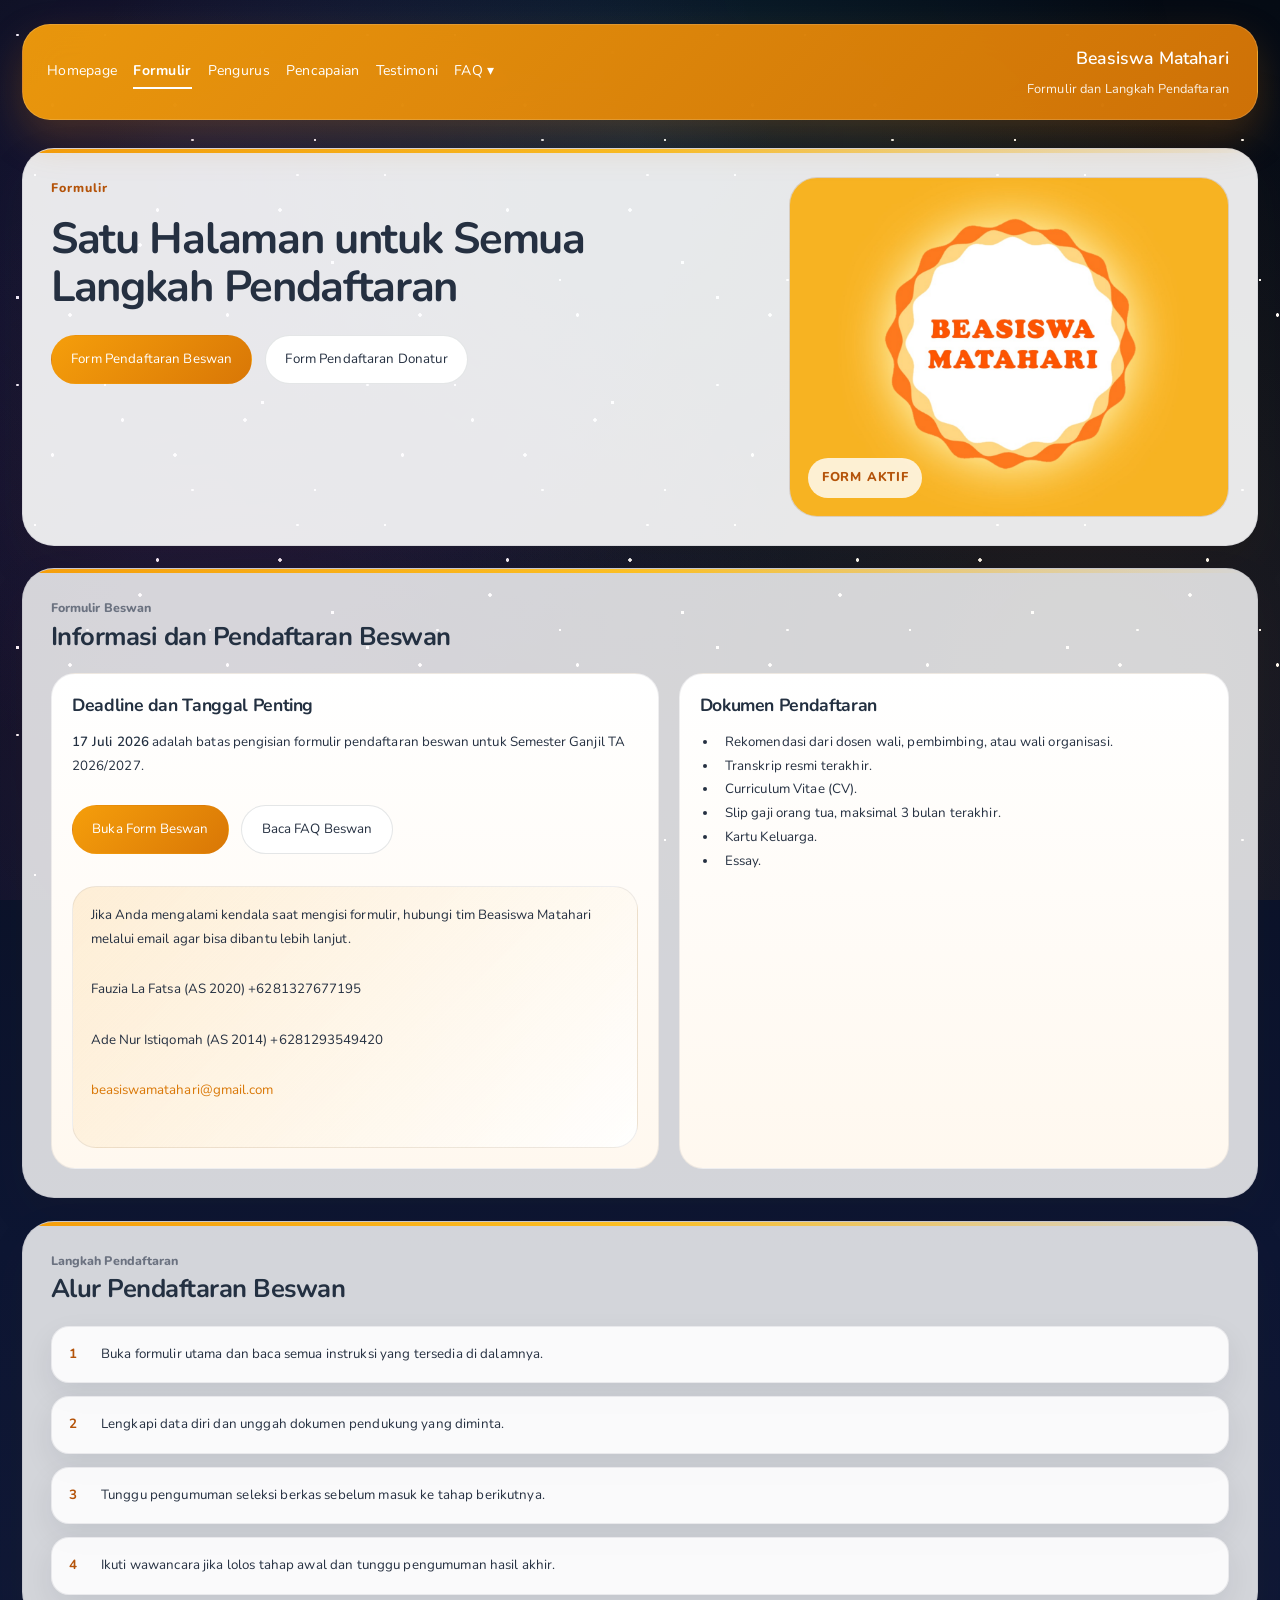
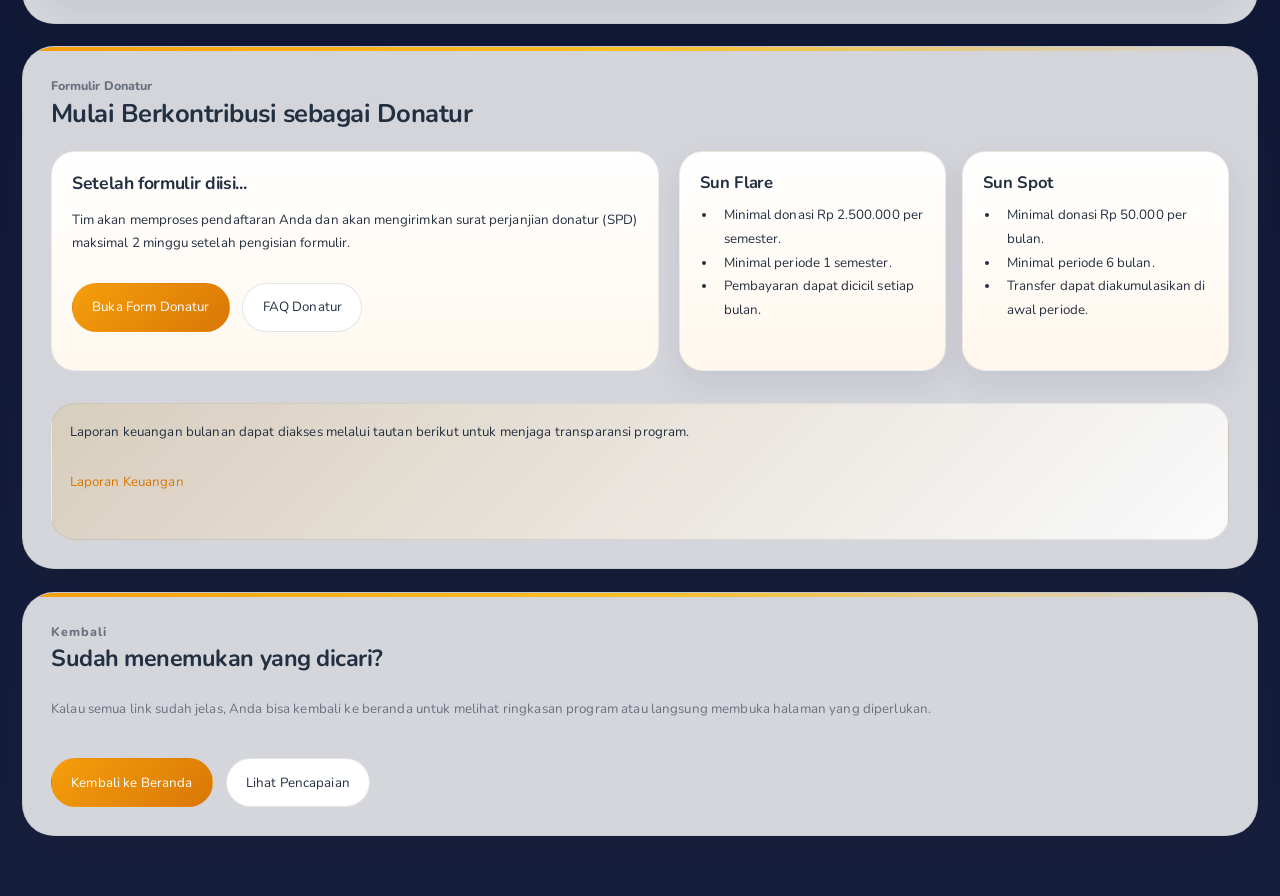
<file: formulir.html>
<!DOCTYPE HTML>
<html>

<head>
	<title>Formulir Beasiswa Matahari</title>
	<meta charset="utf-8" />
	<meta name="viewport" content="width=device-width, initial-scale=1, user-scalable=no" />
	<link rel="stylesheet" href="assets/css/main.css" />
</head>

<body class="is-preload bm-v2 bm-form">

	<div class="v2-shell">
		<header class="v2-topbar">
			<button class="v2-menu-toggle" aria-label="Buka menu navigasi" aria-expanded="false">☰</button>
			<a class="brand" href="index.html">
				<strong>Beasiswa Matahari</strong>
				<span>Formulir dan Langkah Pendaftaran</span>
			</a>
			<nav class="v2-nav" aria-label="Navigasi utama">
				<a href="index.html">Homepage</a>
				<a href="formulir.html" aria-current="page">Formulir</a>
				<a href="pengurus.html">Pengurus</a>
				<a href="pencapaian.html">Pencapaian</a>
				<a href="testimoni.html">Testimoni</a>
				<div class="dropdown">
					<a href="javascript:void(0);" class="dropbtn"
						onclick="this.parentElement.classList.toggle('is-active'); return false;">FAQ ▾</a>
					<div class="dropdown-content">
						<a href="donatur-faq.html">FAQ Donatur</a>
						<a href="beswan-faq.html">FAQ Beswan</a>
					</div>
				</div>
			</nav>
		</header>

		<main class="v2-main">
			<section class="v2-card v2-hero">
				<div class="v2-hero-copy">
					<p class="eyebrow">Formulir</p>
					<h1>Satu Halaman untuk Semua Langkah Pendaftaran</h1>

					<div class="v2-actions">
						<a href="#beswan" class="v2-button primary">Form Pendaftaran Beswan</a>
						<a href="#donatur" class="v2-button">Form Pendaftaran Donatur</a>
					</div>
				</div>

				<div class="v2-hero-visual">
					<div class="hero-art">
						<img src="images/others/LogoBesmat.jpeg" alt="Logo Beasiswa Matahari" />
						<span class="hero-mark">Form aktif</span>
					</div>

				</div>
			</section>

			<section class="v2-section v2-card" id="beswan">
				<div class="section-head">
					<p class="eyebrow">Formulir Beswan</p>
					<h2>Informasi dan Pendaftaran Beswan</h2>

				</div>

				<div class="split-grid">
					<div class="stack-card">
						<h3>Deadline dan Tanggal Penting</h3>
						<p><strong>17 Juli 2026</strong> adalah batas pengisian formulir pendaftaran beswan untuk
							Semester Ganjil TA 2026/2027.</p>
						<div class="v2-actions">
							<a href="https://form.jotform.com/233512451226447" class="v2-button primary" target="_blank"
								rel="noopener noreferrer">Buka Form Beswan</a>
							<a href="beswan-faq.html" class="v2-button">Baca FAQ Beswan</a>
						</div>
						<div class="aside-note">
							<p>Jika Anda mengalami kendala saat mengisi formulir, hubungi tim Beasiswa Matahari melalui
								email agar bisa dibantu lebih lanjut.</p>
							<p>Fauzia La Fatsa (AS 2020) +6281327677195</p>
							<p>Ade Nur Istiqomah (AS 2014) +6281293549420</p>
							<p><a href="mailto:beasiswamatahari@gmail.com">beasiswamatahari@gmail.com</a></p>
						</div>
					</div>

					<div class="stack-card">
						<h3>Dokumen Pendaftaran</h3>
						<ul>
							<li>Rekomendasi dari dosen wali, pembimbing, atau wali organisasi.</li>
							<li>Transkrip resmi terakhir.</li>
							<li>Curriculum Vitae (CV).</li>
							<li>Slip gaji orang tua, maksimal 3 bulan terakhir.</li>
							<li>Kartu Keluarga.</li>
							<li>Essay.</li>
						</ul>
					</div>
				</div>
			</section>

			<section class="v2-section v2-card">
				<div class="section-head">
					<p class="eyebrow">Langkah Pendaftaran</p>
					<h2>Alur Pendaftaran Beswan</h2>
				</div>

				<div class="timeline">
					<div class="timeline-item">
						<div class="timeline-date">1</div>
						<div>Buka formulir utama dan baca semua instruksi yang tersedia di dalamnya.</div>
					</div>
					<div class="timeline-item">
						<div class="timeline-date">2</div>
						<div>Lengkapi data diri dan unggah dokumen pendukung yang diminta.</div>
					</div>
					<div class="timeline-item">
						<div class="timeline-date">3</div>
						<div>Tunggu pengumuman seleksi berkas sebelum masuk ke tahap berikutnya.</div>
					</div>
					<div class="timeline-item">
						<div class="timeline-date">4</div>
						<div>Ikuti wawancara jika lolos tahap awal dan tunggu pengumuman hasil akhir.</div>
					</div>
				</div>
			</section>

			<section class="v2-section v2-card" id="donatur">
				<div class="section-head">
					<p class="eyebrow">Formulir Donatur</p>
					<h2>Mulai Berkontribusi sebagai Donatur</h2>

				</div>

				<div class="split-grid">
					<div class="stack-card">
						<h3>Setelah formulir diisi...</h3>
						<p>Tim akan memproses pendaftaran Anda dan akan mengirimkan surat perjanjian donatur (SPD)
							maksimal 2 minggu setelah pengisian formulir.</p>
						<div class="v2-actions">
							<a href="https://forms.gle/Xi1rbS7fcWjxMNPM6" class="v2-button primary" target="_blank"
								rel="noopener noreferrer">Buka Form Donatur</a>
							<a href="donatur-faq.html" class="v2-button">FAQ Donatur</a>
						</div>
					</div>

					<div class="v2-grid package-grid">
						<div class="package-card">
							<h3>Sun Flare</h3>
							<ul>
								<li>Minimal donasi Rp 2.500.000 per semester.</li>
								<li>Minimal periode 1 semester.</li>
								<li>Pembayaran dapat dicicil setiap bulan.</li>
							</ul>
						</div>
						<div class="package-card">
							<h3>Sun Spot</h3>
							<ul>
								<li>Minimal donasi Rp 50.000 per bulan.</li>
								<li>Minimal periode 6 bulan.</li>
								<li>Transfer dapat diakumulasikan di awal periode.</li>
							</ul>
						</div>
					</div>
				</div>

				<div class="aside-note">
					<p>Laporan keuangan bulanan dapat diakses melalui tautan berikut untuk menjaga transparansi program.
					</p>
					<p><a href="https://bit.ly/LaporanKeuanganBesMat" target="_blank" rel="noopener noreferrer">Laporan
							Keuangan</a></p>
				</div>
			</section>


			<section class="v2-section v2-card">
				<div class="footer-cta">
					<div>
						<p class="eyebrow">Kembali</p>
						<h2>Sudah menemukan yang dicari?</h2>
						<p>Kalau semua link sudah jelas, Anda bisa kembali ke beranda untuk melihat ringkasan program
							atau langsung membuka halaman yang diperlukan.</p>
					</div>
					<div class="v2-actions">
						<a href="index.html" class="v2-button primary">Kembali ke Beranda</a>
						<a href="pencapaian.html" class="v2-button">Lihat Pencapaian</a>
					</div>
				</div>
			</section>
		</main>
	</div>

	<script src="assets/js/jquery.min.js"></script>
	<script src="assets/js/browser.min.js"></script>
	<script src="assets/js/breakpoints.min.js"></script>
	<script src="assets/js/util.js"></script>
	<script src="assets/js/main.js"></script>

</body>

</html>
</file>
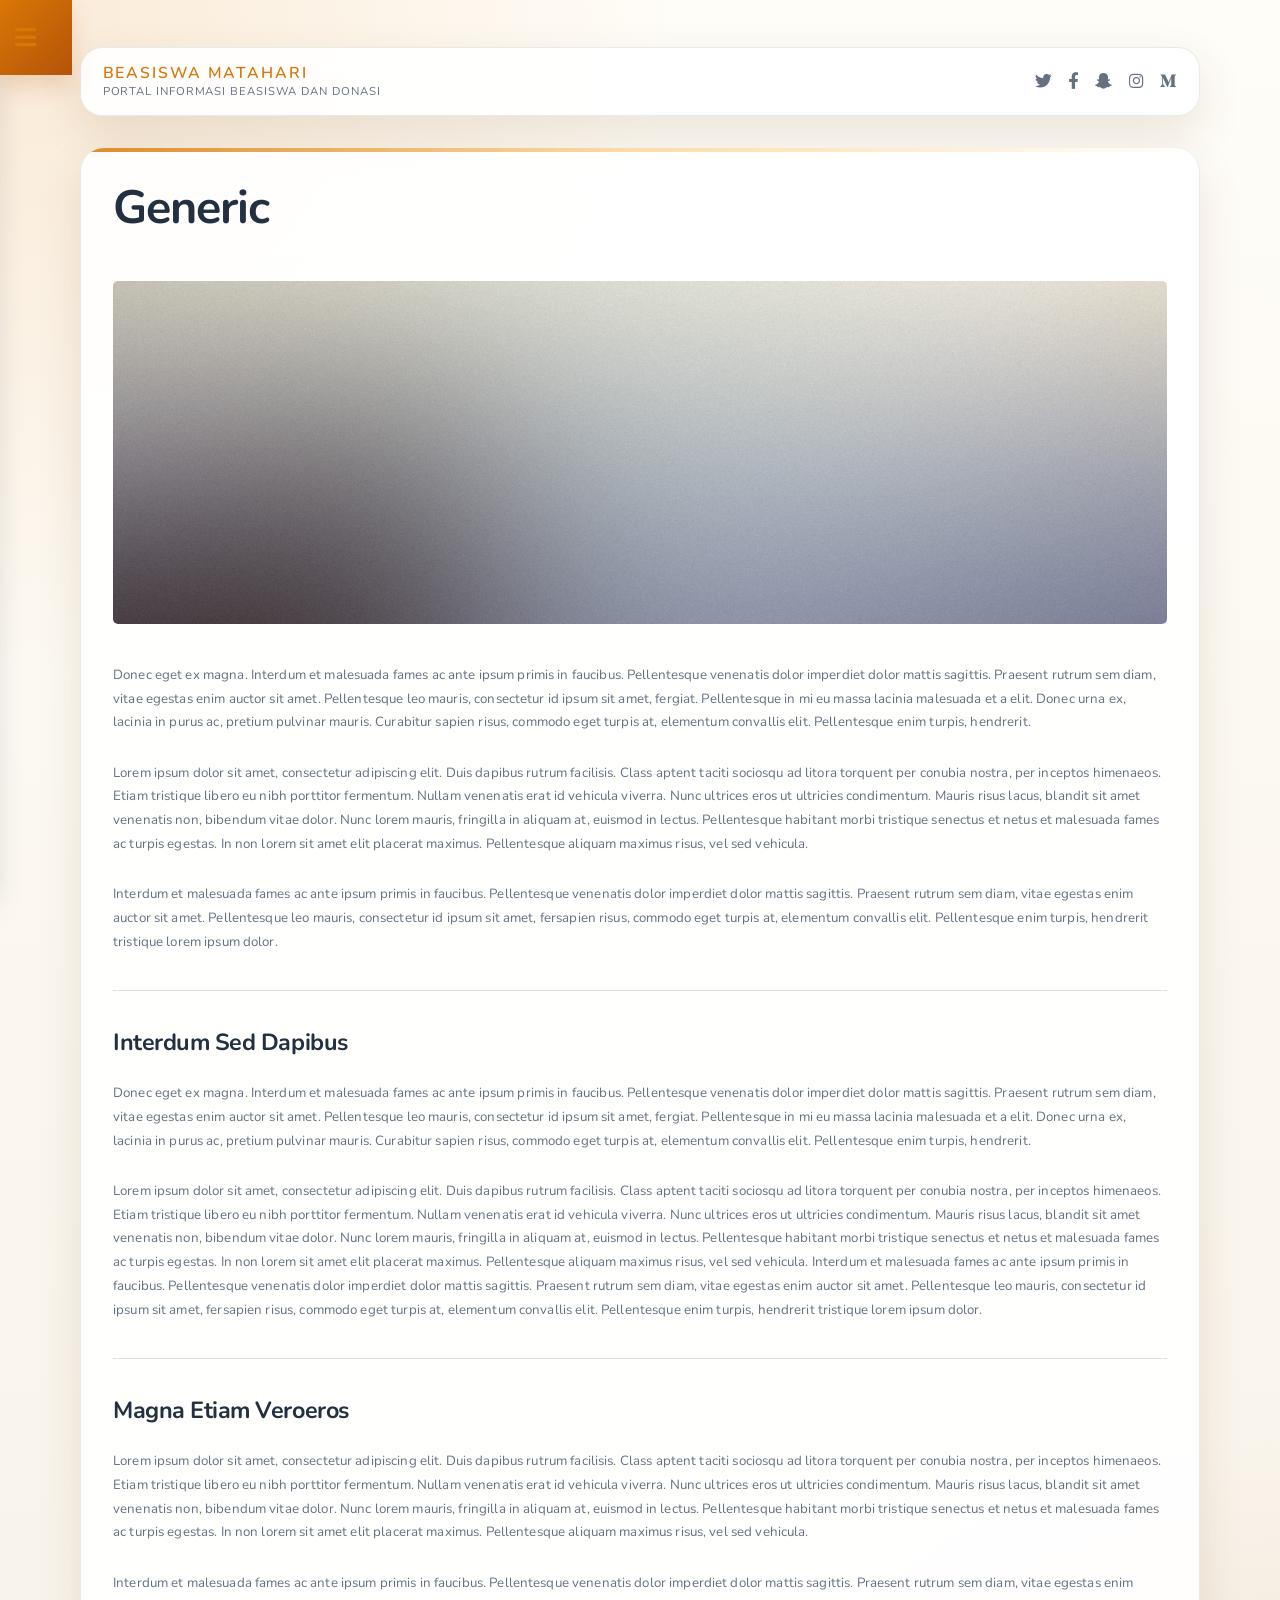
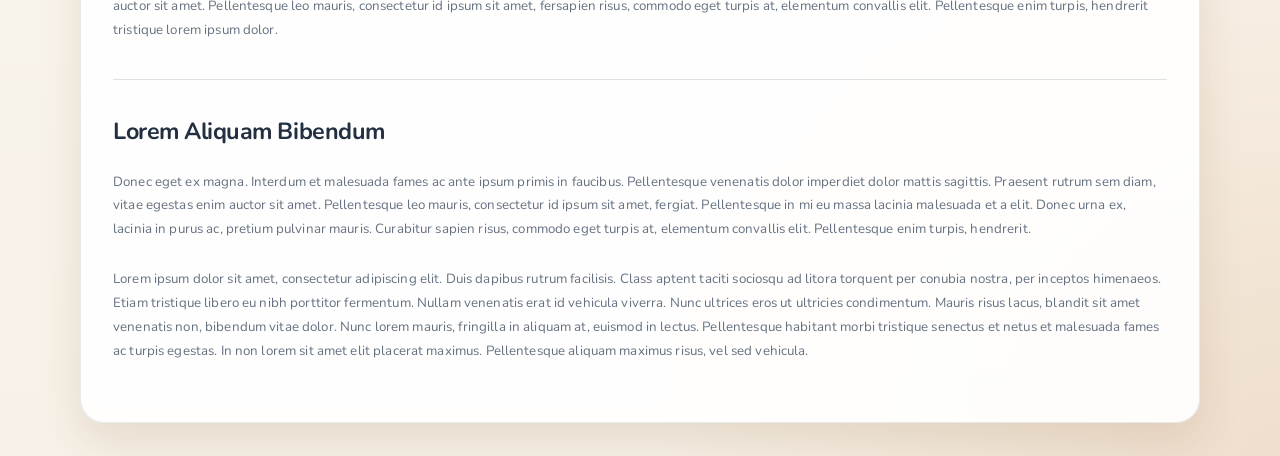
<file: generic.html>
<!DOCTYPE HTML>
<!--
	Editorial by HTML5 UP
	html5up.net | @ajlkn
	Free for personal and commercial use under the CCA 3.0 license (html5up.net/license)
-->
<html>
	<head>
		<title>Generic - Beasiswa Matahari</title>
		<meta charset="utf-8" />
		<meta name="viewport" content="width=device-width, initial-scale=1, user-scalable=no" />
		<link rel="stylesheet" href="assets/css/main.css" />
	</head>
	<body class="is-preload">

		<!-- Wrapper -->
			<div id="wrapper">

				<!-- Main -->
					<div id="main">
						<div class="inner">

							<!-- Header -->
								<header id="header">
									<a href="index.html" class="logo"><strong>Beasiswa Matahari</strong></a>
									<ul class="icons">
										<li><a href="#" class="icon brands fa-twitter"><span class="label">Twitter</span></a></li>
										<li><a href="#" class="icon brands fa-facebook-f"><span class="label">Facebook</span></a></li>
										<li><a href="#" class="icon brands fa-snapchat-ghost"><span class="label">Snapchat</span></a></li>
										<li><a href="#" class="icon brands fa-instagram"><span class="label">Instagram</span></a></li>
										<li><a href="#" class="icon brands fa-medium-m"><span class="label">Medium</span></a></li>
									</ul>
								</header>

							<!-- Content -->
								<section>
									<header class="main">
										<h1>Generic</h1>
									</header>

									<span class="image main"><img src="images/others/pic11.jpg" alt="" /></span>

									<p>Donec eget ex magna. Interdum et malesuada fames ac ante ipsum primis in faucibus. Pellentesque venenatis dolor imperdiet dolor mattis sagittis. Praesent rutrum sem diam, vitae egestas enim auctor sit amet. Pellentesque leo mauris, consectetur id ipsum sit amet, fergiat. Pellentesque in mi eu massa lacinia malesuada et a elit. Donec urna ex, lacinia in purus ac, pretium pulvinar mauris. Curabitur sapien risus, commodo eget turpis at, elementum convallis elit. Pellentesque enim turpis, hendrerit.</p>
									<p>Lorem ipsum dolor sit amet, consectetur adipiscing elit. Duis dapibus rutrum facilisis. Class aptent taciti sociosqu ad litora torquent per conubia nostra, per inceptos himenaeos. Etiam tristique libero eu nibh porttitor fermentum. Nullam venenatis erat id vehicula viverra. Nunc ultrices eros ut ultricies condimentum. Mauris risus lacus, blandit sit amet venenatis non, bibendum vitae dolor. Nunc lorem mauris, fringilla in aliquam at, euismod in lectus. Pellentesque habitant morbi tristique senectus et netus et malesuada fames ac turpis egestas. In non lorem sit amet elit placerat maximus. Pellentesque aliquam maximus risus, vel sed vehicula.</p>
									<p>Interdum et malesuada fames ac ante ipsum primis in faucibus. Pellentesque venenatis dolor imperdiet dolor mattis sagittis. Praesent rutrum sem diam, vitae egestas enim auctor sit amet. Pellentesque leo mauris, consectetur id ipsum sit amet, fersapien risus, commodo eget turpis at, elementum convallis elit. Pellentesque enim turpis, hendrerit tristique lorem ipsum dolor.</p>

									<hr class="major" />

									<h2>Interdum Sed Dapibus</h2>
									<p>Donec eget ex magna. Interdum et malesuada fames ac ante ipsum primis in faucibus. Pellentesque venenatis dolor imperdiet dolor mattis sagittis. Praesent rutrum sem diam, vitae egestas enim auctor sit amet. Pellentesque leo mauris, consectetur id ipsum sit amet, fergiat. Pellentesque in mi eu massa lacinia malesuada et a elit. Donec urna ex, lacinia in purus ac, pretium pulvinar mauris. Curabitur sapien risus, commodo eget turpis at, elementum convallis elit. Pellentesque enim turpis, hendrerit.</p>
									<p>Lorem ipsum dolor sit amet, consectetur adipiscing elit. Duis dapibus rutrum facilisis. Class aptent taciti sociosqu ad litora torquent per conubia nostra, per inceptos himenaeos. Etiam tristique libero eu nibh porttitor fermentum. Nullam venenatis erat id vehicula viverra. Nunc ultrices eros ut ultricies condimentum. Mauris risus lacus, blandit sit amet venenatis non, bibendum vitae dolor. Nunc lorem mauris, fringilla in aliquam at, euismod in lectus. Pellentesque habitant morbi tristique senectus et netus et malesuada fames ac turpis egestas. In non lorem sit amet elit placerat maximus. Pellentesque aliquam maximus risus, vel sed vehicula. Interdum et malesuada fames ac ante ipsum primis in faucibus. Pellentesque venenatis dolor imperdiet dolor mattis sagittis. Praesent rutrum sem diam, vitae egestas enim auctor sit amet. Pellentesque leo mauris, consectetur id ipsum sit amet, fersapien risus, commodo eget turpis at, elementum convallis elit. Pellentesque enim turpis, hendrerit tristique lorem ipsum dolor.</p>

									<hr class="major" />

									<h2>Magna Etiam Veroeros</h2>
									<p>Lorem ipsum dolor sit amet, consectetur adipiscing elit. Duis dapibus rutrum facilisis. Class aptent taciti sociosqu ad litora torquent per conubia nostra, per inceptos himenaeos. Etiam tristique libero eu nibh porttitor fermentum. Nullam venenatis erat id vehicula viverra. Nunc ultrices eros ut ultricies condimentum. Mauris risus lacus, blandit sit amet venenatis non, bibendum vitae dolor. Nunc lorem mauris, fringilla in aliquam at, euismod in lectus. Pellentesque habitant morbi tristique senectus et netus et malesuada fames ac turpis egestas. In non lorem sit amet elit placerat maximus. Pellentesque aliquam maximus risus, vel sed vehicula.</p>
									<p>Interdum et malesuada fames ac ante ipsum primis in faucibus. Pellentesque venenatis dolor imperdiet dolor mattis sagittis. Praesent rutrum sem diam, vitae egestas enim auctor sit amet. Pellentesque leo mauris, consectetur id ipsum sit amet, fersapien risus, commodo eget turpis at, elementum convallis elit. Pellentesque enim turpis, hendrerit tristique lorem ipsum dolor.</p>

									<hr class="major" />

									<h2>Lorem Aliquam Bibendum</h2>
									<p>Donec eget ex magna. Interdum et malesuada fames ac ante ipsum primis in faucibus. Pellentesque venenatis dolor imperdiet dolor mattis sagittis. Praesent rutrum sem diam, vitae egestas enim auctor sit amet. Pellentesque leo mauris, consectetur id ipsum sit amet, fergiat. Pellentesque in mi eu massa lacinia malesuada et a elit. Donec urna ex, lacinia in purus ac, pretium pulvinar mauris. Curabitur sapien risus, commodo eget turpis at, elementum convallis elit. Pellentesque enim turpis, hendrerit.</p>
									<p>Lorem ipsum dolor sit amet, consectetur adipiscing elit. Duis dapibus rutrum facilisis. Class aptent taciti sociosqu ad litora torquent per conubia nostra, per inceptos himenaeos. Etiam tristique libero eu nibh porttitor fermentum. Nullam venenatis erat id vehicula viverra. Nunc ultrices eros ut ultricies condimentum. Mauris risus lacus, blandit sit amet venenatis non, bibendum vitae dolor. Nunc lorem mauris, fringilla in aliquam at, euismod in lectus. Pellentesque habitant morbi tristique senectus et netus et malesuada fames ac turpis egestas. In non lorem sit amet elit placerat maximus. Pellentesque aliquam maximus risus, vel sed vehicula.</p>

								</section>

						</div>
					</div>

				<!-- Sidebar -->
					<div id="sidebar">
						<div class="inner">

							<!-- Search -->
								<section id="search" class="alt">
									<form method="post" action="#">
										<input type="text" name="query" id="query" placeholder="Search" />
									</form>
								</section>

							<!-- Menu -->
								<nav id="menu">
									<header class="major">
										<h2>Menu</h2>
									</header>
									<ul>
										<li><a href="index.html">Homepage</a></li>
										<li><a href="generic.html">Generic</a></li>
										<li><a href="elements.html">Elements</a></li>
										<li>
											<span class="opener">Submenu</span>
											<ul>
												<li><a href="#">Lorem Dolor</a></li>
												<li><a href="#">Ipsum Adipiscing</a></li>
												<li><a href="#">Tempus Magna</a></li>
												<li><a href="#">Feugiat Veroeros</a></li>
											</ul>
										</li>
										<li><a href="#">Etiam Dolore</a></li>
										<li><a href="#">Adipiscing</a></li>
										<li>
											<span class="opener">Another Submenu</span>
											<ul>
												<li><a href="#">Lorem Dolor</a></li>
												<li><a href="#">Ipsum Adipiscing</a></li>
												<li><a href="#">Tempus Magna</a></li>
												<li><a href="#">Feugiat Veroeros</a></li>
											</ul>
										</li>
										<li><a href="#">Maximus Erat</a></li>
										<li><a href="#">Sapien Mauris</a></li>
										<li><a href="#">Amet Lacinia</a></li>
									</ul>
								</nav>

							<!-- Section -->
								<section>
									<header class="major">
										<h2>Ante Interdum</h2>
									</header>
									<div class="mini-posts">
										<article>
											<a href="#" class="image"><img src="images/others/pic07.jpg" alt="" /></a>
											<p>Aenean ornare velit lacus, ac varius enim lorem ullamcorper dolore aliquam.</p>
										</article>
										<article>
											<a href="#" class="image"><img src="images/others/pic08.jpg" alt="" /></a>
											<p>Aenean ornare velit lacus, ac varius enim lorem ullamcorper dolore aliquam.</p>
										</article>
										<article>
											<a href="#" class="image"><img src="images/others/pic09.jpg" alt="" /></a>
											<p>Aenean ornare velit lacus, ac varius enim lorem ullamcorper dolore aliquam.</p>
										</article>
									</div>
									<ul class="actions">
										<li><a href="#" class="button">More</a></li>
									</ul>
								</section>

							<!-- Section -->
								<section>
									<header class="major">
										<h2>Get In Touch</h2>
									</header>
									<p>Sed varius enim lorem ullamcorper dolore aliquam aenean ornare velit lacus, ac varius enim lorem ullamcorper dolore. Proin sed aliquam facilisis ante interdum. Sed nulla amet lorem feugiat tempus aliquam.</p>
									<ul class="contact">
										<li class="icon solid fa-envelope"><a href="#">information@untitled.tld</a></li>
										<li class="icon solid fa-phone">(000) 000-0000</li>
										<li class="icon solid fa-home">1234 Somewhere Road #8254<br />
										Nashville, TN 00000-0000</li>
									</ul>
								</section>

							<!-- Footer -->
								<footer id="footer">
									<p class="copyright">&copy; Untitled. All rights reserved. Demo Images: <a href="https://unsplash.com">Unsplash</a>. Design: <a href="https://html5up.net">HTML5 UP</a>.</p>
								</footer>

						</div>
					</div>

			</div>

		<!-- Scripts -->
			<script src="assets/js/jquery.min.js"></script>
			<script src="assets/js/browser.min.js"></script>
			<script src="assets/js/breakpoints.min.js"></script>
			<script src="assets/js/util.js"></script>
			<script src="assets/js/main.js"></script>

	</body>
</html>
</file>
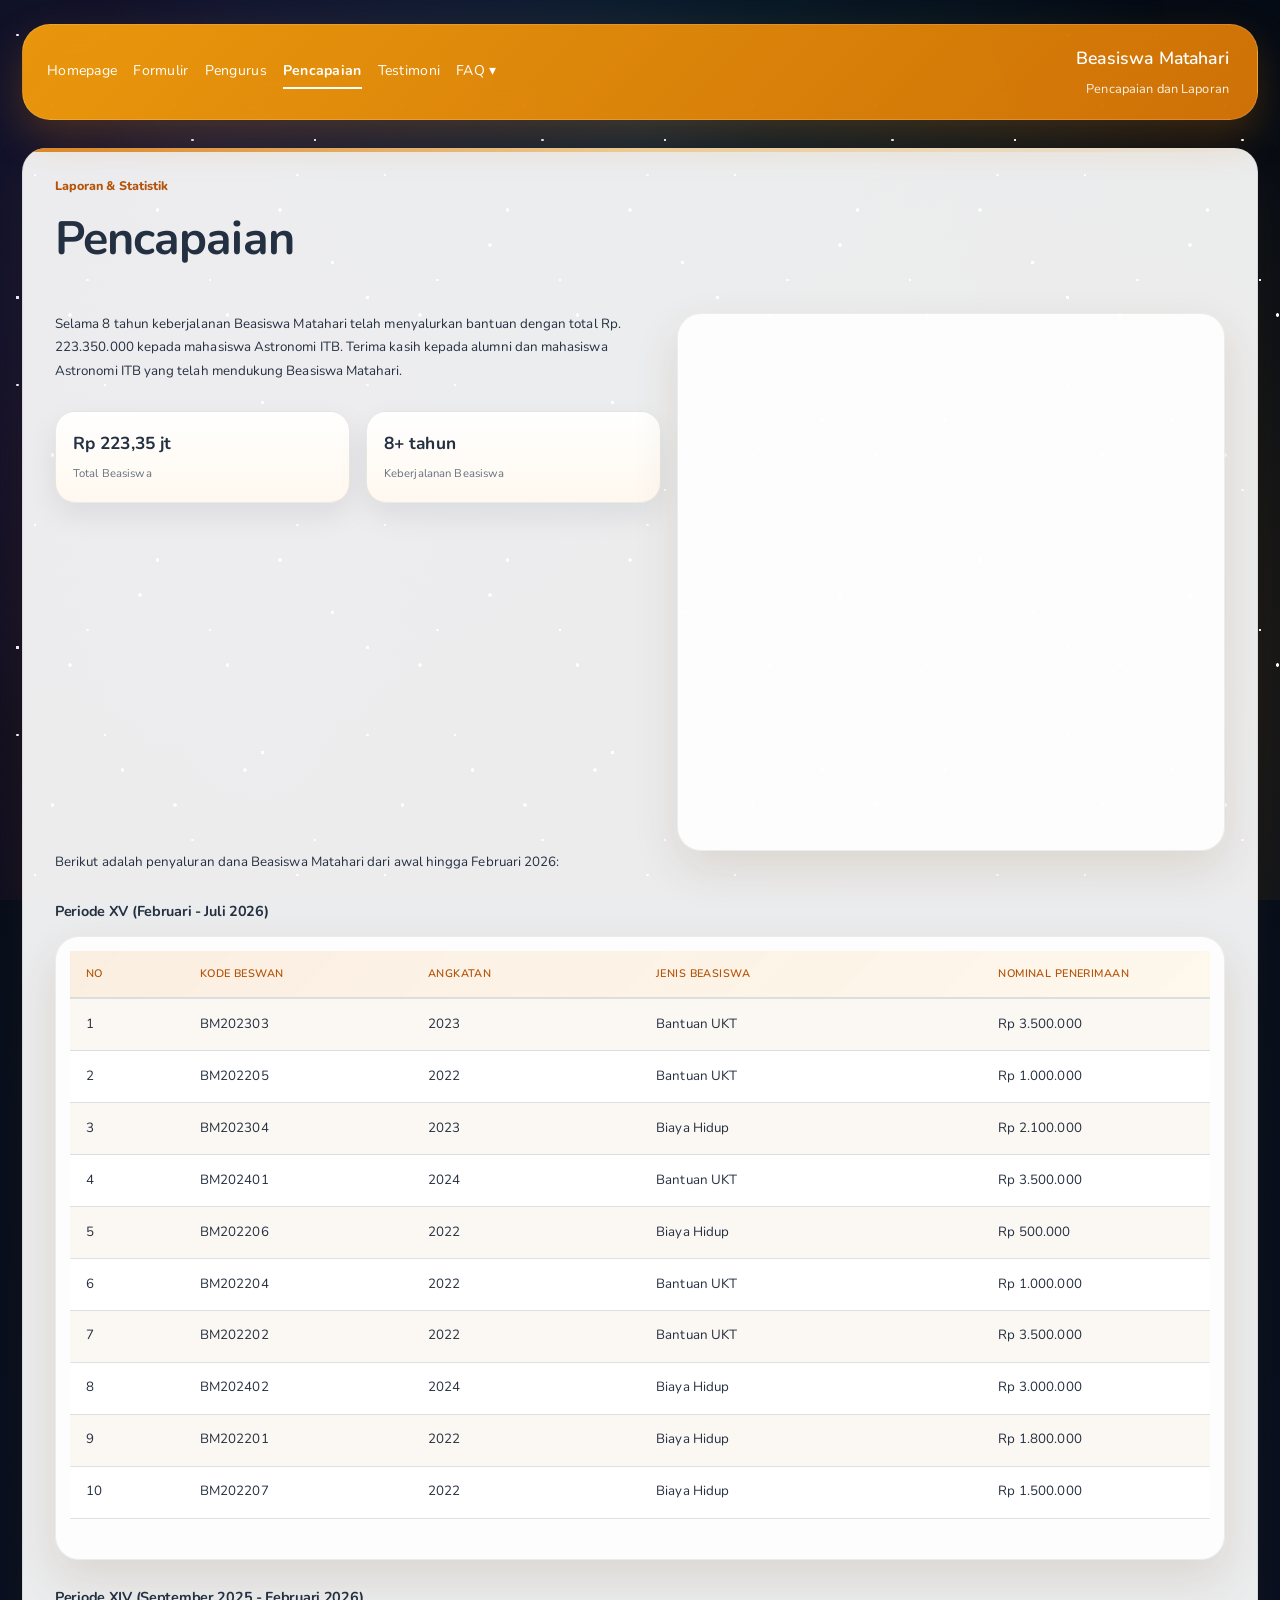
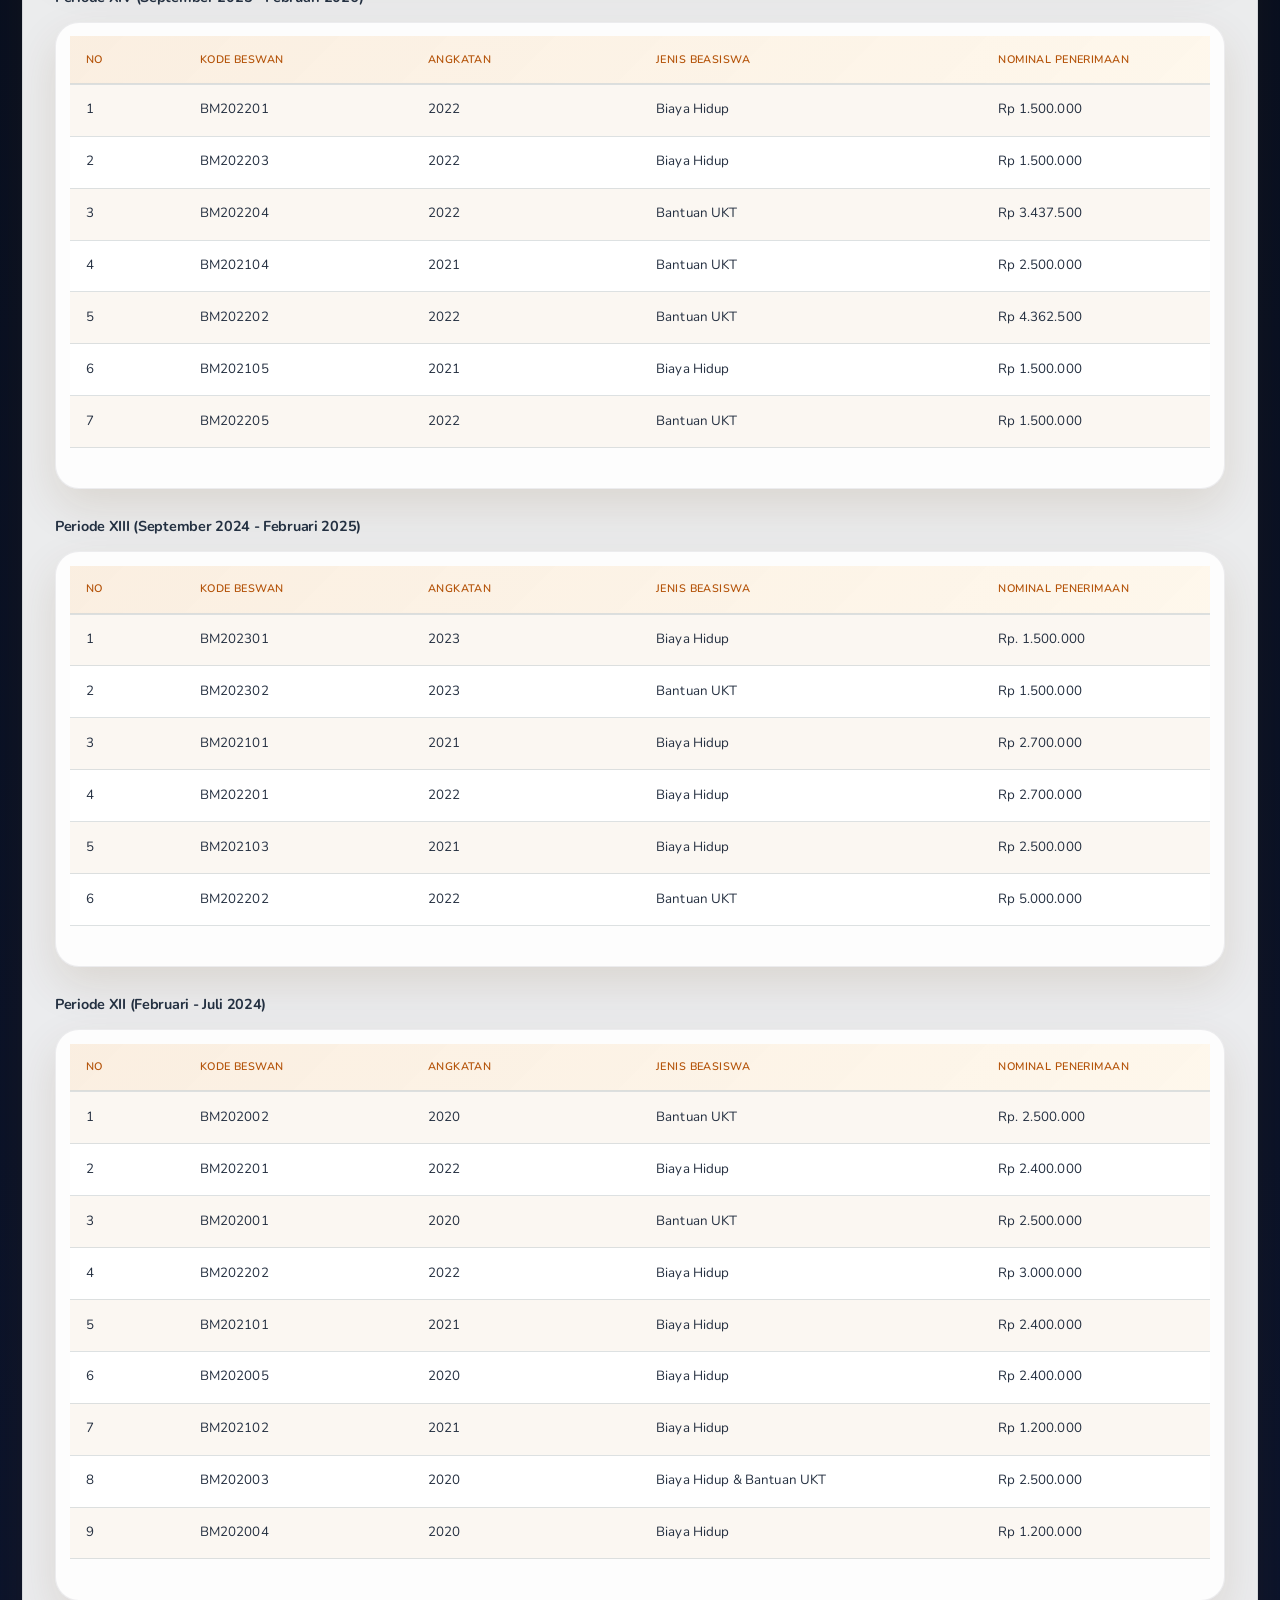
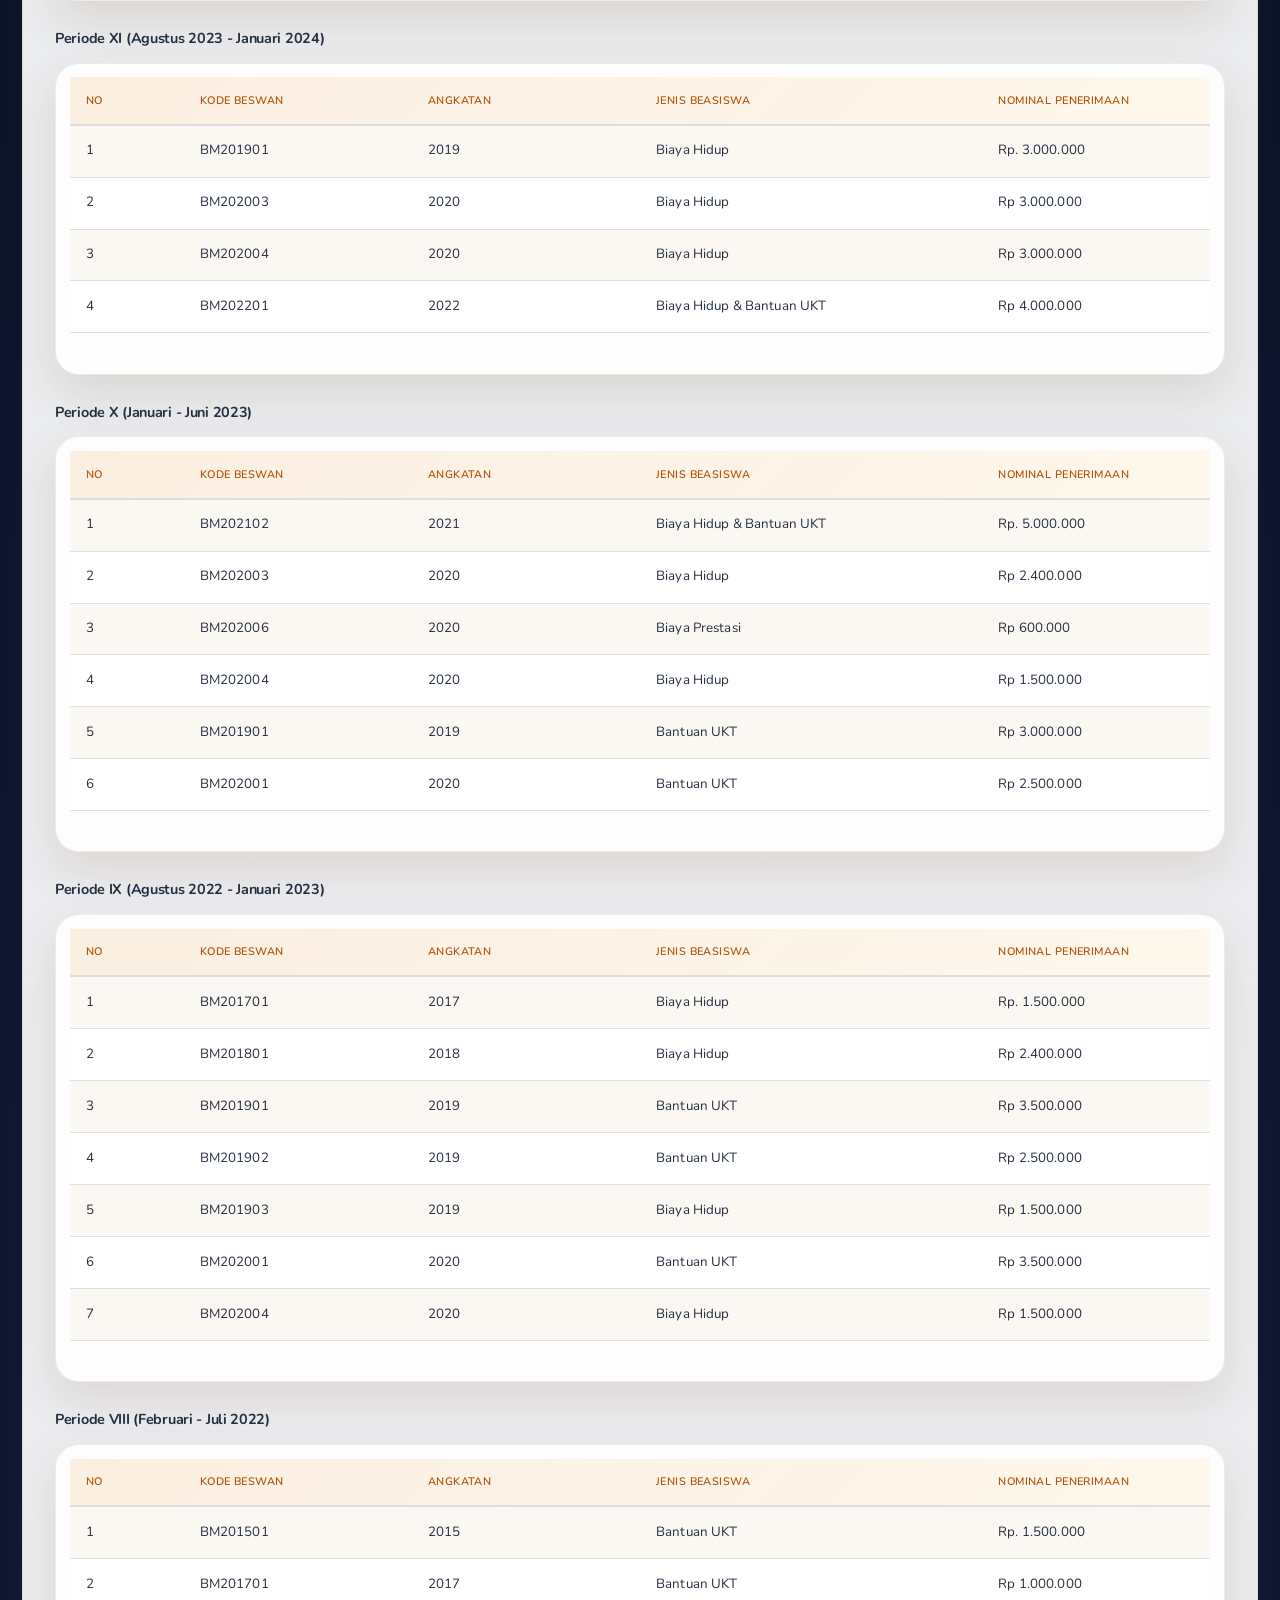
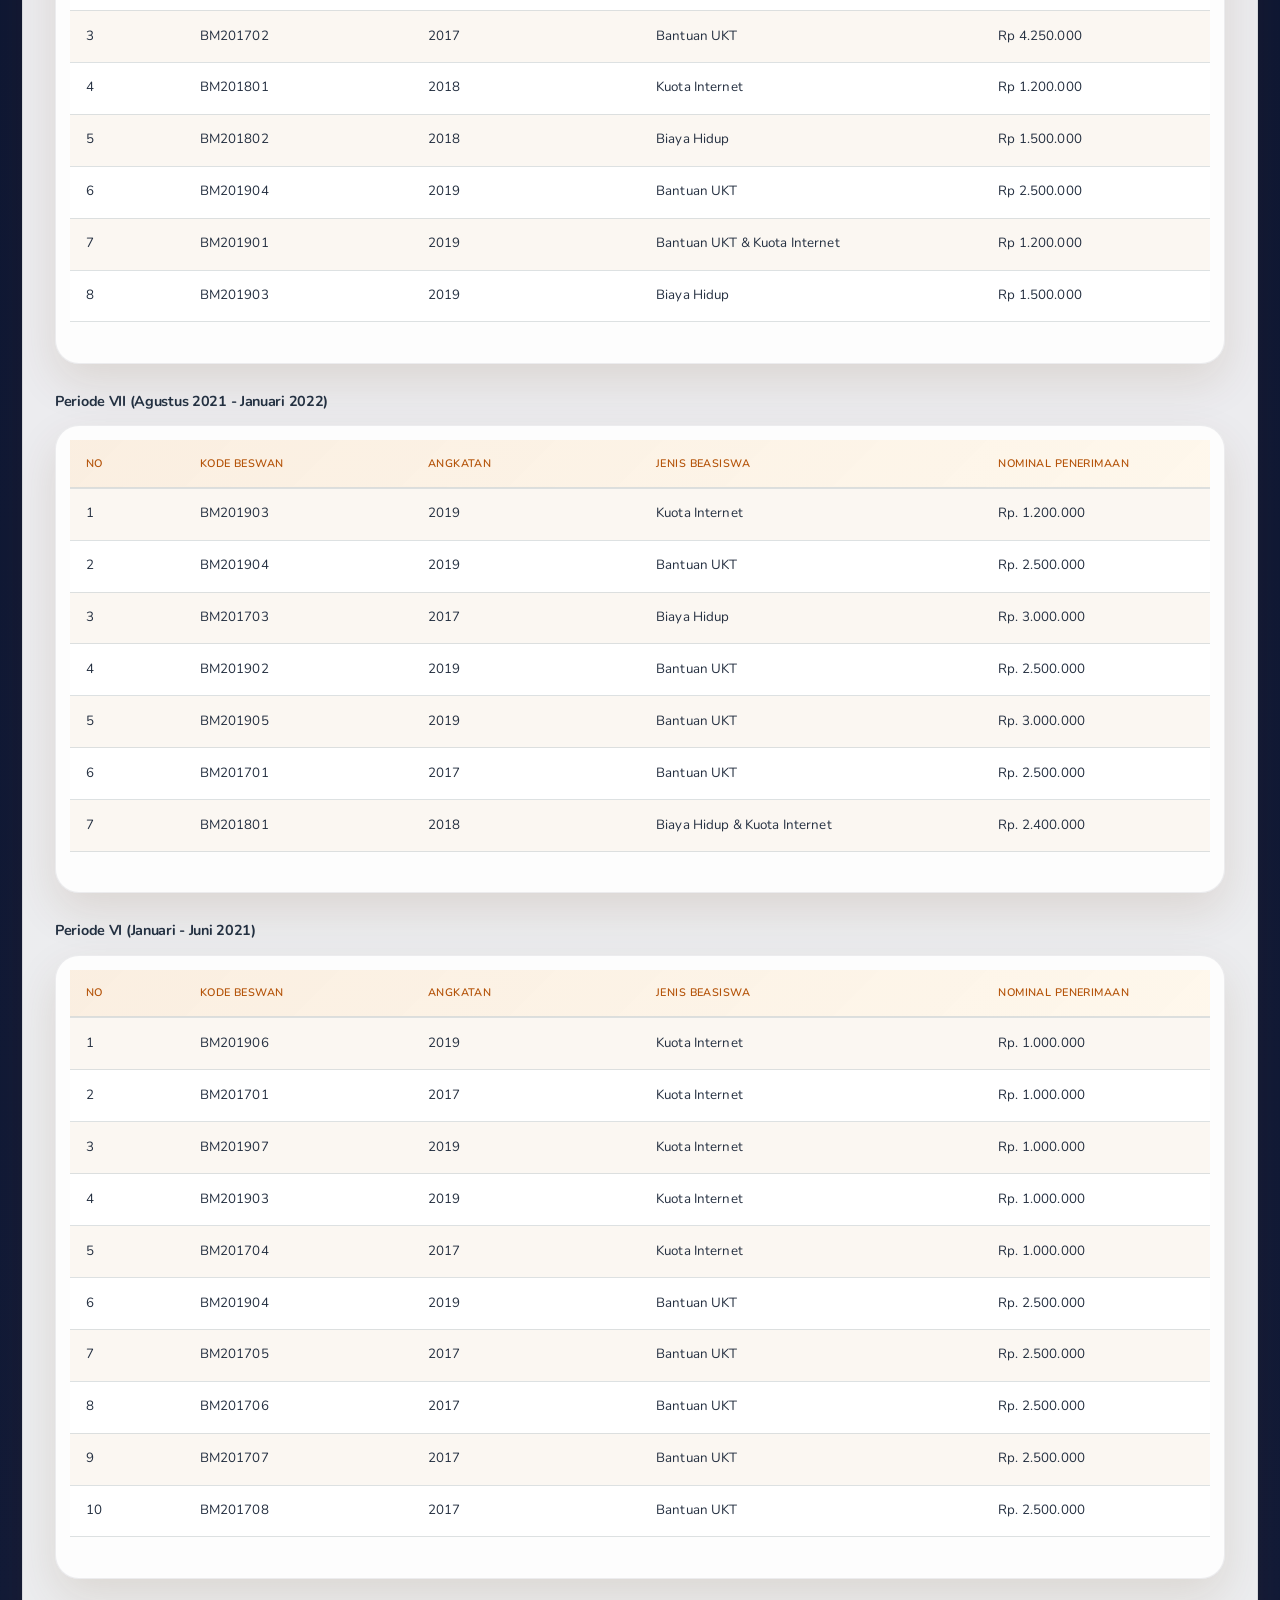
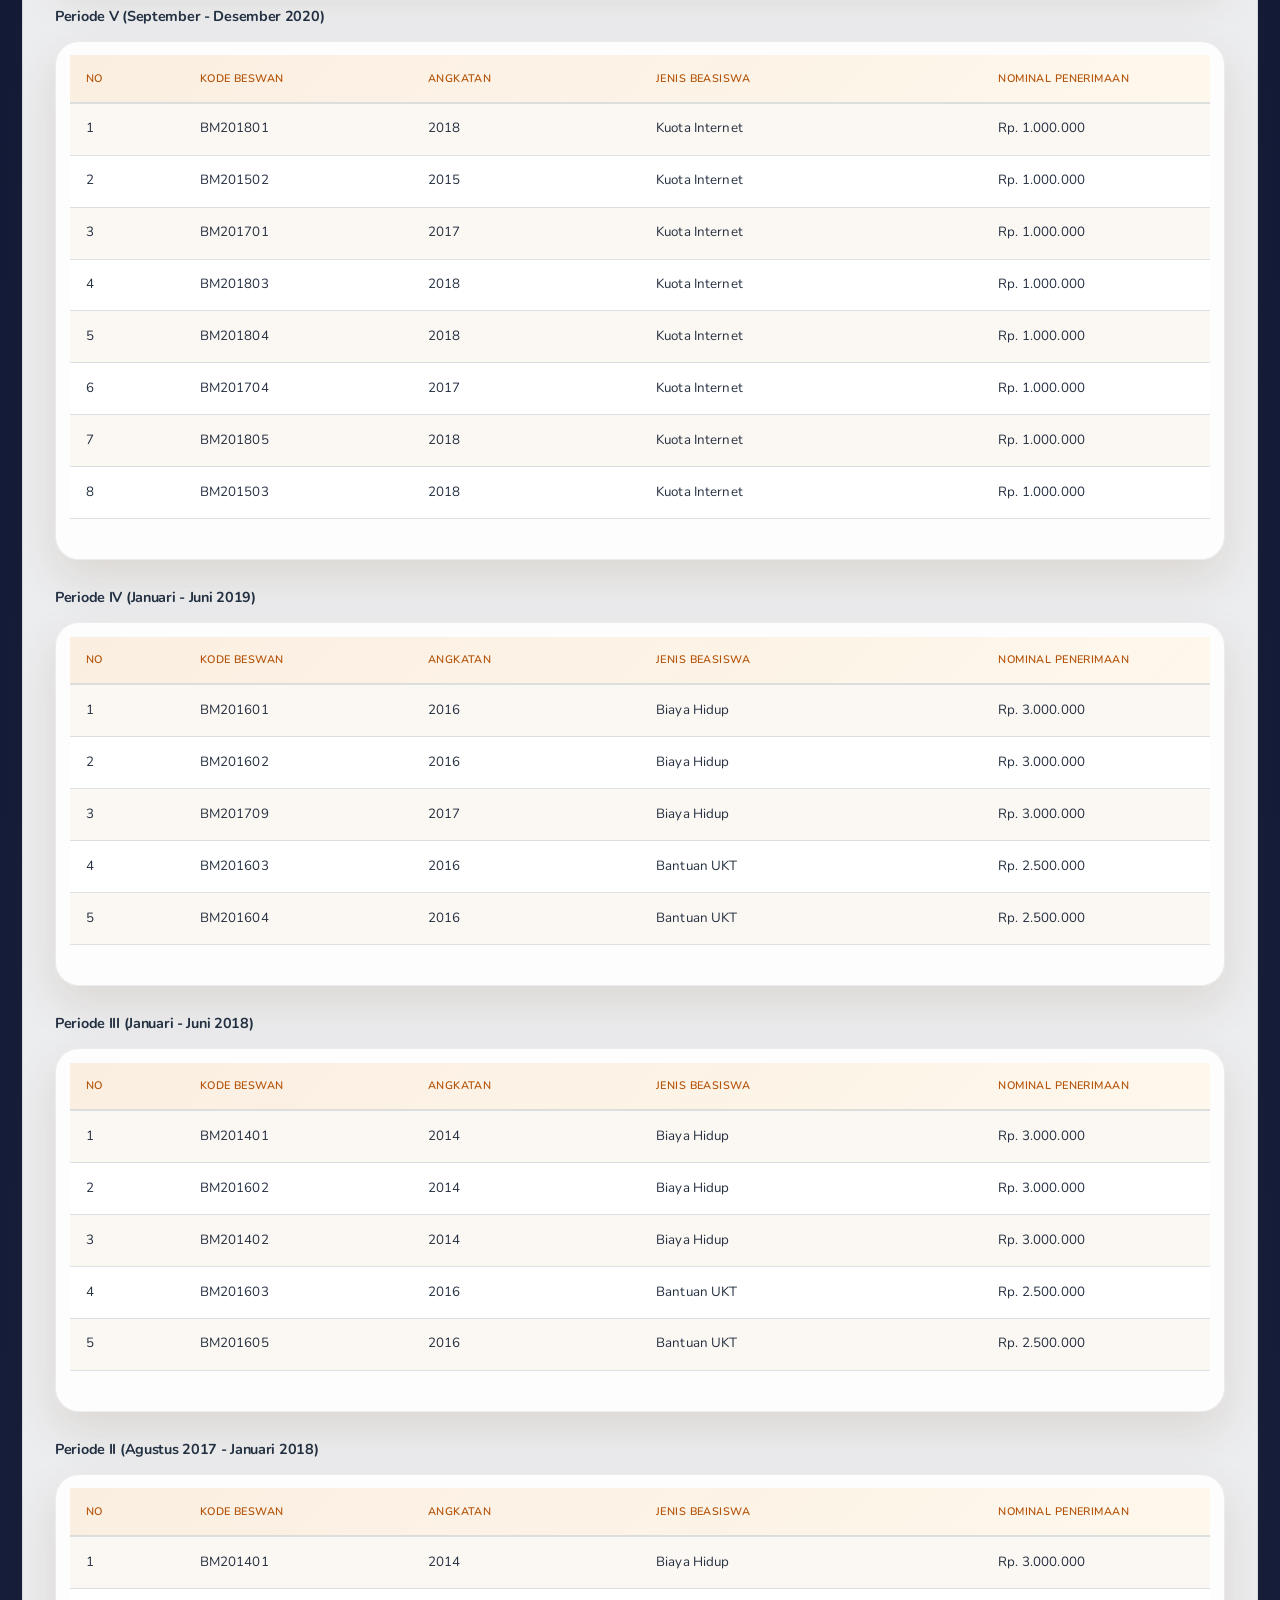
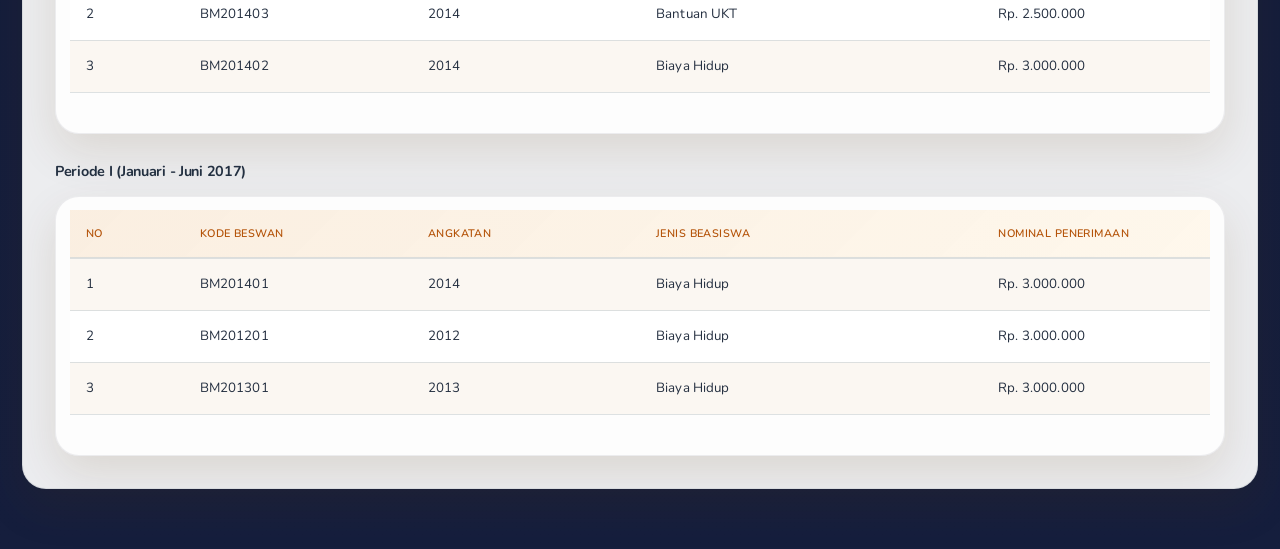
<file: pencapaian.html>
<!DOCTYPE HTML>
<!--
	Editorial by HTML5 UP
	html5up.net | @ajlkn
	Free for personal and commercial use under the CCA 3.0 license (html5up.net/license)
-->
<html>
	<head>
		<title>Pencapaian</title>
		<meta charset="utf-8" />
		<meta name="viewport" content="width=device-width, initial-scale=1, user-scalable=no" />
		<link rel="stylesheet" href="assets/css/main.css" />
	</head>
	<body class="is-preload bm-v2 bm-pencapaian">

		<div class="v2-shell">
			<header class="v2-topbar">
				<button class="v2-menu-toggle" aria-label="Buka menu navigasi" aria-expanded="false">☰</button>
				<a class="brand" href="index.html">
					<strong>Beasiswa Matahari</strong>
					<span>Pencapaian dan Laporan</span>
				</a>
				<nav class="v2-nav" aria-label="Navigasi utama">
					<a href="index.html">Homepage</a>
					<a href="formulir.html">Formulir</a>
					<a href="pengurus.html">Pengurus</a>
					<a href="pencapaian.html" aria-current="page">Pencapaian</a>
					<a href="testimoni.html">Testimoni</a>
					<div class="dropdown">
						<a href="javascript:void(0);" class="dropbtn" onclick="this.parentElement.classList.toggle('is-active'); return false;">FAQ ▾</a>
						<div class="dropdown-content">
							<a href="donatur-faq.html">FAQ Donatur</a>
							<a href="beswan-faq.html">FAQ Beswan</a>
						</div>
					</div>
				</nav>
			</header>

			<!-- Wrapper -->
			<div id="wrapper">

			<!-- Main -->
					<div id="main">
						<div class="inner">
							<header id="header">
								<a href="index.html" class="logo"><strong>Beasiswa Matahari</strong></a>
								<ul class="icons"></ul>
							</header>

					<section class="content-card">
						<header class="main">
							<p class="eyebrow">Laporan & Statistik</p>
							<h1>Pencapaian</h1>
						</header>

						<div class="feature-split">
							<div>
								<p>Selama 8 tahun keberjalanan Beasiswa Matahari telah menyalurkan bantuan dengan total Rp. 223.350.000 kepada mahasiswa Astronomi ITB. Terima kasih kepada alumni dan mahasiswa Astronomi ITB yang telah mendukung Beasiswa Matahari.</p>
								
								<div class="metric-grid">
									<div class="stat-card">
										<span class="value">Rp 223,35 jt</span>
										<span class="label">Total Beasiswa</span>
									</div>
									<div class="stat-card">
										<span class="value">8+ tahun</span>
										<span class="label">Keberjalanan Beasiswa</span>
									</div>
								</div>
							</div>

							<div class="table-wrapper">
								<iframe id="fred" title="Laporan Keuangan Beasiswa Matahari" src="images/laporan/Laporan%20Periode%20XV%20(Publik)%20(1).pdf" frameborder="0" height="500" width="100%"></iframe>
							</div>
						</div>

						<p>Berikut adalah penyaluran dana Beasiswa Matahari dari awal hingga Februari 2026:</p>

							<!-- Table -->
													<h3>Periode XV (Februari - Juli 2026)</h3>
													<div class="table-wrapper">
														<table>
															<thead>
																<tr>
																	<th style="width:10%">No</th>
																	<th style="width:20%">Kode Beswan</th>
																	<th style="width:20%">Angkatan</th>
																	<th style="width:30%"> Jenis Beasiswa</th>
																	<th style="width:20%">Nominal Penerimaan</th>
																</tr>
															</thead>
															<tbody>
																<tr>
																	<td>1</td>
																	<td>BM202303</td>
																	<td>2023</td>
																	<td>Bantuan UKT</td>
																	<td>Rp 3.500.000</td>
																</tr>
																<tr>
																	<td>2</td>
																	<td>BM202205</td>
																	<td>2022</td>
																	<td>Bantuan UKT</td>
																	<td>Rp 1.000.000</td>
																</tr>
																<tr>
																	<td>3</td>
																	<td>BM202304</td>
																	<td>2023</td>
																	<td>Biaya Hidup</td>
																	<td>Rp 2.100.000</td>
																</tr>
																<tr>
																	<td>4</td>
																	<td>BM202401</td>
																	<td>2024</td>
																	<td>Bantuan UKT</td>
																	<td>Rp 3.500.000</td>
																</tr>	
																<tr>
																	<td>5</td>
																	<td>BM202206</td>
																	<td>2022</td>
																	<td>Biaya Hidup</td>
																	<td>Rp 500.000</td>
																</tr>
																<tr>
																	<td>6</td>
																	<td>BM202204</td>
																	<td>2022</td>
																	<td>Bantuan UKT</td>
																	<td>Rp 1.000.000</td>
																</tr>
																<tr>
																	<td>7</td>
																	<td>BM202202</td>
																	<td>2022</td>
																	<td>Bantuan UKT</td>
																	<td>Rp 3.500.000</td>
																</tr>
																<tr>
																	<td>8</td>
																	<td>BM202402</td>
																	<td>2024</td>
																	<td>Biaya Hidup</td>
																	<td>Rp 3.000.000</td>
																</tr>
																<tr>
																	<td>9</td>
																	<td>BM202201</td>
																	<td>2022</td>
																	<td>Biaya Hidup</td>
																	<td>Rp 1.800.000</td>
																</tr>
																<tr>
																	<td>10</td>
																	<td>BM202207</td>
																	<td>2022</td>
																	<td>Biaya Hidup</td>
																	<td>Rp 1.500.000</td>
																</tr>
																</tbody>
														</table>
													</div>
													<h3>Periode XIV (September 2025 - Februari 2026)</h3>
													<div class="table-wrapper">
														<table>
															<thead>
																<tr>
																	<th style="width:10%">No</th>
																	<th style="width:20%">Kode Beswan</th>
																	<th style="width:20%">Angkatan</th>
																	<th style="width:30%"> Jenis Beasiswa</th>
																	<th style="width:20%">Nominal Penerimaan</th>
																</tr>
															</thead>
															<tbody>
																<tr>
																	<td>1</td>
																	<td>BM202201</td>
																	<td>2022</td>
																	<td>Biaya Hidup</td>
																	<td>Rp 1.500.000</td>
																</tr>
																<tr>
																	<td>2</td>
																	<td>BM202203</td>
																	<td>2022</td>
																	<td>Biaya Hidup</td>
																	<td>Rp 1.500.000</td>
																</tr>
																<tr>
																	<td>3</td>
																	<td>BM202204</td>
																	<td>2022</td>
																	<td>Bantuan UKT</td>
																	<td>Rp 3.437.500</td>
																</tr>
																<tr>
																	<td>4</td>
																	<td>BM202104</td>
																	<td>2021</td>
																	<td>Bantuan UKT</td>
																	<td>Rp 2.500.000</td>
																</tr>	
																<tr>
																	<td>5</td>
																	<td>BM202202</td>
																	<td>2022</td>
																	<td>Bantuan UKT</td>
																	<td>Rp 4.362.500</td>
																</tr>
																<tr>
																	<td>6</td>
																	<td>BM202105</td>
																	<td>2021</td>
																	<td>Biaya Hidup</td>
																	<td>Rp 1.500.000</td>
																</tr>
																<tr>
																	<td>7</td>
																	<td>BM202205</td>
																	<td>2022</td>
																	<td>Bantuan UKT</td>
																	<td>Rp 1.500.000</td>
																</tr>
																</tbody>
														</table>
													</div>
													<h3>Periode XIII (September 2024 - Februari 2025)</h3>
													<div class="table-wrapper">
														<table>
															<thead>
																<tr>
																	<th style="width:10%">No</th>
																	<th style="width:20%">Kode Beswan</th>
																	<th style="width:20%">Angkatan</th>
																	<th style="width:30%"> Jenis Beasiswa</th>
																	<th style="width:20%">Nominal Penerimaan</th>
																</tr>
															</thead>
															<tbody>
																<tr>
																	<td>1</td>
																	<td>BM202301</td>
																	<td>2023</td>
																	<td>Biaya Hidup</td>
																	<td>Rp. 1.500.000</td>
																</tr>
																<tr>
																	<td>2</td>
																	<td>BM202302</td>
																	<td>2023</td>
																	<td>Bantuan UKT</td>
																	<td>Rp 1.500.000</td>
																</tr>
																<tr>
																	<td>3</td>
																	<td>BM202101</td>
																	<td>2021</td>
																	<td>Biaya Hidup</td>
																	<td>Rp 2.700.000</td>
																</tr>
																<tr>
																	<td>4</td>
																	<td>BM202201</td>
																	<td>2022</td>
																	<td>Biaya Hidup</td>
																	<td>Rp 2.700.000</td>
																</tr>	
																<tr>
																	<td>5</td>
																	<td>BM202103</td>
																	<td>2021</td>
																	<td>Biaya Hidup</td>
																	<td>Rp 2.500.000</td>
																</tr>
																<tr>
																	<td>6</td>
																	<td>BM202202</td>
																	<td>2022</td>
																	<td>Bantuan UKT</td>
																	<td>Rp 5.000.000</td>
																</tr>	
																</tbody>
														</table>
													</div>
													<h3>Periode XII (Februari - Juli 2024)</h3>
													<div class="table-wrapper">
														<table>
															<thead>
																<tr>
																	<th style="width:10%">No</th>
																	<th style="width:20%">Kode Beswan</th>
																	<th style="width:20%">Angkatan</th>
																	<th style="width:30%"> Jenis Beasiswa</th>
																	<th style="width:20%">Nominal Penerimaan</th>
																</tr>
															</thead>
															<tbody>
																<tr>
																	<td>1</td>
																	<td>BM202002</td>
																	<td>2020</td>
																	<td>Bantuan UKT</td>
																	<td>Rp. 2.500.000</td>
																</tr>
																<tr>
																	<td>2</td>
																	<td>BM202201</td>
																	<td>2022</td>
																	<td>Biaya Hidup</td>
																	<td>Rp 2.400.000</td>
																</tr>
																<tr>
																	<td>3</td>
																	<td>BM202001</td>
																	<td>2020</td>
																	<td>Bantuan UKT</td>
																	<td>Rp 2.500.000</td>
																</tr>
																<tr>
																	<td>4</td>
																	<td>BM202202</td>
																	<td>2022</td>
																	<td>Biaya Hidup</td>
																	<td>Rp 3.000.000</td>
																</tr>	
																<tr>
																	<td>5</td>
																	<td>BM202101</td>
																	<td>2021</td>
																	<td>Biaya Hidup</td>
																	<td>Rp 2.400.000</td>
																</tr>
																<tr>
																	<td>6</td>
																	<td>BM202005</td>
																	<td>2020</td>
																	<td>Biaya Hidup</td>
																	<td>Rp 2.400.000</td>
																</tr>
																<tr>
																	<td>7</td>
																	<td>BM202102</td>
																	<td>2021</td>
																	<td>Biaya Hidup</td>
																	<td>Rp 1.200.000</td>
																</tr>	
																</tr>
																<tr>
																	<td>8</td>
																	<td>BM202003</td>
																	<td>2020</td>
																	<td>Biaya Hidup & Bantuan UKT</td>
																	<td>Rp 2.500.000</td>
																</tr>	
																<tr>
																	<td>9</td>
																	<td>BM202004</td>
																	<td>2020</td>
																	<td>Biaya Hidup</td>
																	<td>Rp 1.200.000</td>
																</tr>	
																</tbody>
														</table>
													</div>
													<h3>Periode XI (Agustus 2023 - Januari 2024)</h3>
													<div class="table-wrapper">
														<table>
															<thead>
																<tr>
																	<th style="width:10%">No</th>
																	<th style="width:20%">Kode Beswan</th>
																	<th style="width:20%">Angkatan</th>
																	<th style="width:30%"> Jenis Beasiswa</th>
																	<th style="width:20%">Nominal Penerimaan</th>
																</tr>
															</thead>
															<tbody>
																<tr>
																	<td>1</td>
																	<td>BM201901</td>
																	<td>2019</td>
																	<td>Biaya Hidup</td>
																	<td>Rp. 3.000.000</td>
																</tr>
																<tr>
																	<td>2</td>
																	<td>BM202003</td>
																	<td>2020</td>
																	<td>Biaya Hidup</td>
																	<td>Rp 3.000.000</td>
																</tr>
																<tr>
																	<td>3</td>
																	<td>BM202004</td>
																	<td>2020</td>
																	<td>Biaya Hidup</td>
																	<td>Rp 3.000.000</td>
																</tr>
																<tr>
																	<td>4</td>
																	<td>BM202201</td>
																	<td>2022</td>
																	<td>Biaya Hidup & Bantuan UKT</td>
																	<td>Rp 4.000.000</td>
																</tr>	
																</tbody>
														</table>
													</div>	
													<h3>Periode X (Januari - Juni 2023)</h3>
													<div class="table-wrapper">
														<table>
															<thead>
																<tr>
																	<th style="width:10%">No</th>
																	<th style="width:20%">Kode Beswan</th>
																	<th style="width:20%">Angkatan</th>
																	<th style="width:30%"> Jenis Beasiswa</th>
																	<th style="width:20%">Nominal Penerimaan</th>
																</tr>
															</thead>
															<tbody>
																<tr>
																	<td>1</td>
																	<td>BM202102</td>
																	<td>2021</td>
																	<td>Biaya Hidup & Bantuan UKT</td>
																	<td>Rp. 5.000.000</td>
																</tr>
																<tr>
																	<td>2</td>
																	<td>BM202003</td>
																	<td>2020</td>
																	<td>Biaya Hidup</td>
																	<td>Rp 2.400.000</td>
																</tr>
																<tr>
																	<td>3</td>
																	<td>BM202006</td>
																	<td>2020</td>
																	<td>Biaya Prestasi</td>
																	<td>Rp 600.000</td>
																</tr>
																<tr>
																	<td>4</td>
																	<td>BM202004</td>
																	<td>2020</td>
																	<td>Biaya Hidup</td>
																	<td>Rp 1.500.000</td>
																</tr>	
																<tr>
																	<td>5</td>
																	<td>BM201901</td>
																	<td>2019</td>
																	<td>Bantuan UKT</td>
																	<td>Rp 3.000.000</td>
																</tr>	
																<tr>
																	<td>6</td>
																	<td>BM202001</td>
																	<td>2020</td>
																	<td>Bantuan UKT</td>
																	<td>Rp 2.500.000</td>
																</tr>	
																</tbody>
														</table>
													</div>
													<h3>Periode IX (Agustus 2022 - Januari 2023)</h3>
													<div class="table-wrapper">
														<table>
															<thead>
																<tr>
																	<th style="width:10%">No</th>
																	<th style="width:20%">Kode Beswan</th>
																	<th style="width:20%">Angkatan</th>
																	<th style="width:30%"> Jenis Beasiswa</th>
																	<th style="width:20%">Nominal Penerimaan</th>
																</tr>
															</thead>
															<tbody>
																<tr>
																	<td>1</td>
																	<td>BM201701</td>
																	<td>2017</td>
																	<td>Biaya Hidup</td>
																	<td>Rp. 1.500.000</td>
																</tr>
																<tr>
																	<td>2</td>
																	<td>BM201801</td>
																	<td>2018</td>
																	<td>Biaya Hidup</td>
																	<td>Rp 2.400.000</td>
																</tr>
																<tr>
																	<td>3</td>
																	<td>BM201901</td>
																	<td>2019</td>
																	<td>Bantuan UKT</td>
																	<td>Rp 3.500.000</td>
																</tr>
																<tr>
																	<td>4</td>
																	<td>BM201902</td>
																	<td>2019</td>
																	<td>Bantuan UKT</td>
																	<td>Rp 2.500.000</td>
																</tr>	
																<tr>
																	<td>5</td>
																	<td>BM201903</td>
																	<td>2019</td>
																	<td>Biaya Hidup</td>
																	<td>Rp 1.500.000</td>
																</tr>	
																<tr>
																	<td>6</td>
																	<td>BM202001</td>
																	<td>2020</td>
																	<td>Bantuan UKT</td>
																	<td>Rp 3.500.000</td>
																</tr>	
																<tr>
																	<td>7</td>
																	<td>BM202004</td>
																	<td>2020</td>
																	<td>Biaya Hidup</td>
																	<td>Rp 1.500.000</td>
																</tr>
																</tbody>
														</table>
													</div>
													<h3>Periode VIII (Februari - Juli 2022)</h3>
													<div class="table-wrapper">
														<table>
															<thead>
																<tr>
																	<th style="width:10%">No</th>
																	<th style="width:20%">Kode Beswan</th>
																	<th style="width:20%">Angkatan</th>
																	<th style="width:30%"> Jenis Beasiswa</th>
																	<th style="width:20%">Nominal Penerimaan</th>
																</tr>
															</thead>
															<tbody>
																<tr>
																	<td>1</td>
																	<td>BM201501</td>
																	<td>2015</td>
																	<td>Bantuan UKT</td>
																	<td>Rp. 1.500.000</td>
																</tr>
																<tr>
																	<td>2</td>
																	<td>BM201701</td>
																	<td>2017</td>
																	<td>Bantuan UKT</td>
																	<td>Rp 1.000.000</td>
																</tr>
																<tr>
																	<td>3</td>
																	<td>BM201702</td>
																	<td>2017</td>
																	<td>Bantuan UKT</td>
																	<td>Rp 4.250.000</td>
																</tr>
																<tr>
																	<td>4</td>
																	<td>BM201801</td>
																	<td>2018</td>
																	<td>Kuota Internet</td>
																	<td>Rp 1.200.000</td>
																</tr>	
																<tr>
																	<td>5</td>
																	<td>BM201802</td>
																	<td>2018</td>
																	<td>Biaya Hidup</td>
																	<td>Rp 1.500.000</td>
																</tr>	
																<tr>
																	<td>6</td>
																	<td>BM201904</td>
																	<td>2019</td>
																	<td>Bantuan UKT</td>
																	<td>Rp 2.500.000</td>
																</tr>	
																<tr>
																	<td>7</td>
																	<td>BM201901</td>
																	<td>2019</td>
																	<td>Bantuan UKT & Kuota Internet</td>
																	<td>Rp 1.200.000</td>
																</tr>
																<tr>
																	<td>8</td>
																	<td>BM201903</td>
																	<td>2019</td>
																	<td>Biaya Hidup</td>
																	<td>Rp 1.500.000</td>
																</tr>
																</tbody>
														</table>
													</div>
													<h3>Periode VII (Agustus 2021 - Januari 2022)</h3>
													<div class="table-wrapper">
														<table>
															<thead>
																<tr>
																	<th style="width:10%">No</th>
																	<th style="width:20%">Kode Beswan</th>
																	<th style="width:20%">Angkatan</th>
																	<th style="width:30%"> Jenis Beasiswa</th>
																	<th style="width:20%">Nominal Penerimaan</th>
																</tr>
															</thead>
															<tbody>
																<tr>
																	<td>1</td>
																	<td>BM201903</td>
																	<td>2019</td>
																	<td>Kuota Internet</td>
																	<td>Rp. 1.200.000</td>
																</tr>
																<tr>
																	<td>2</td>
																	<td>BM201904</td>
																	<td>2019</td>
																	<td>Bantuan UKT</td>
																	<td>Rp. 2.500.000</td>
																</tr>
																<tr>
																	<td>3</td>
																	<td>BM201703</td>
																	<td>2017</td>
																	<td>Biaya Hidup</td>
																	<td>Rp. 3.000.000</td>
																</tr>
																<tr>
																	<td>4</td>
																	<td>BM201902</td>
																	<td>2019</td>
																	<td>Bantuan UKT</td>
																	<td>Rp. 2.500.000</td>
																</tr>
																<tr>
																	<td>5</td>
																	<td>BM201905</td>
																	<td>2019</td>
																	<td>Bantuan UKT</td>
																	<td>Rp. 3.000.000</td>
																</tr>
																<tr>
																	<td>6</td>
																	<td>BM201701</td>
																	<td>2017</td>
																	<td>Bantuan UKT</td>
																	<td>Rp. 2.500.000</td>
																</tr>
																<tr>
																	<td>7</td>
																	<td>BM201801</td>
																	<td>2018</td>
																	<td>Biaya Hidup & Kuota Internet</td>
																	<td>Rp. 2.400.000</td>
																</tr>
															</tbody>
														</table>
													</div>
													<h3>Periode VI (Januari - Juni 2021)</h3>
													<div class="table-wrapper">
														<table>
															<thead>
																<tr>
																	<th style="width:10%">No</th>
																	<th style="width:20%">Kode Beswan</th>
																	<th style="width:20%">Angkatan</th>
																	<th style="width:30%"> Jenis Beasiswa</th>
																	<th style="width:20%">Nominal Penerimaan</th>
																</tr>
															</thead>
															<tbody>
																<tr>
																	<td>1</td>
																	<td>BM201906</td>
																	<td>2019</td>
																	<td>Kuota Internet</td>
																	<td>Rp. 1.000.000</td>
																</tr>
																<tr>
																	<td>2</td>
																	<td>BM201701</td>
																	<td>2017</td>
																	<td>Kuota Internet</td>
																	<td>Rp. 1.000.000</td>
																</tr>
																<tr>
																	<td>3</td>
																	<td>BM201907</td>
																	<td>2019</td>
																	<td>Kuota Internet</td>
																	<td>Rp. 1.000.000</td>
																</tr>
																<tr>
																	<td>4</td>
																	<td>BM201903</td>
																	<td>2019</td>
																	<td>Kuota Internet</td>
																	<td>Rp. 1.000.000</td>
																</tr>
																<tr>
																	<td>5</td>
																	<td>BM201704</td>
																	<td>2017</td>
																	<td>Kuota Internet</td>
																	<td>Rp. 1.000.000</td>
																</tr>
																<tr>
																	<td>6</td>
																	<td>BM201904</td>
																	<td>2019</td>
																	<td>Bantuan UKT</td>
																	<td>Rp. 2.500.000</td>
																</tr>
																<tr>
																	<td>7</td>
																	<td>BM201705</td>
																	<td>2017</td>
																	<td>Bantuan UKT</td>
																	<td>Rp. 2.500.000</td>
																</tr>
																<tr>
																	<td>8</td>
																	<td>BM201706</td>
																	<td>2017</td>
																	<td>Bantuan UKT</td>
																	<td>Rp. 2.500.000</td>
																</tr>
																<tr>
																	<td>9</td>
																	<td>BM201707</td>
																	<td>2017</td>
																	<td>Bantuan UKT</td>
																	<td>Rp. 2.500.000</td>
																</tr>
																<tr>
																	<td>10</td>
																	<td>BM201708</td>
																	<td>2017</td>
																	<td>Bantuan UKT</td>
																	<td>Rp. 2.500.000</td>
																</tr>
															</tbody>
														</table>
													</div>
													<h3>Periode V (September - Desember 2020)</h3>
													<div class="table-wrapper">
														<table>
															<thead>
																<tr>
																	<th style="width:10%">No</th>
																	<th style="width:20%">Kode Beswan</th>
																	<th style="width:20%">Angkatan</th>
																	<th style="width:30%"> Jenis Beasiswa</th>
																	<th style="width:20%">Nominal Penerimaan</th>
																</tr>
															</thead>
															<tbody>
																<tr>
																	<td>1</td>
																	<td>BM201801</td>
																	<td>2018</td>
																	<td>Kuota Internet</td>
																	<td>Rp. 1.000.000</td>
																</tr>
																<tr>
																	<td>2</td>
																	<td>BM201502</td>
																	<td>2015</td>
																	<td>Kuota Internet</td>
																	<td>Rp. 1.000.000</td>
																</tr>
																<tr>
																	<td>3</td>
																	<td>BM201701</td>
																	<td>2017</td>
																	<td>Kuota Internet</td>
																	<td>Rp. 1.000.000</td>
																</tr>
																<tr>
																	<td>4</td>
																	<td>BM201803</td>
																	<td>2018</td>
																	<td>Kuota Internet</td>
																	<td>Rp. 1.000.000</td>
																</tr>
																<tr>
																	<td>5</td>
																	<td>BM201804</td>
																	<td>2018</td>
																	<td>Kuota Internet</td>
																	<td>Rp. 1.000.000</td>
																</tr>
																<tr>
																	<td>6</td>
																	<td>BM201704</td>
																	<td>2017</td>
																	<td>Kuota Internet</td>
																	<td>Rp. 1.000.000</td>
																</tr>
																<tr>
																	<td>7</td>
																	<td>BM201805</td>
																	<td>2018</td>
																	<td>Kuota Internet</td>
																	<td>Rp. 1.000.000</td>
																</tr>
																<tr>
																	<td>8</td>
																	<td>BM201503</td>
																	<td>2018</td>
																	<td>Kuota Internet</td>
																	<td>Rp. 1.000.000</td>
																</tr>
															</tbody>
														</table>
													</div>
													<h3>Periode IV (Januari - Juni 2019)</h3>
													<div class="table-wrapper">
														<table>
															<thead>
																<tr>
																	<th style="width:10%">No</th>
																	<th style="width:20%">Kode Beswan</th>
																	<th style="width:20%">Angkatan</th>
																	<th style="width:30%"> Jenis Beasiswa</th>
																	<th style="width:20%">Nominal Penerimaan</th>
																</tr>
															</thead>
															<tbody>
																<tr>
																	<td>1</td>
																	<td>BM201601</td>
																	<td>2016</td>
																	<td>Biaya Hidup</td>
																	<td>Rp. 3.000.000</td>
																</tr>
																<tr>
																	<td>2</td>
																	<td>BM201602</td>
																	<td>2016</td>
																	<td>Biaya Hidup</td>
																	<td>Rp. 3.000.000</td>
																</tr>
																<tr>
																	<td>3</td>
																	<td>BM201709</td>
																	<td>2017</td>
																	<td>Biaya Hidup</td>
																	<td>Rp. 3.000.000</td>
																</tr>
																<tr>
																	<td>4</td>
																	<td>BM201603</td>
																	<td>2016</td>
																	<td>Bantuan UKT</td>
																	<td>Rp. 2.500.000</td>
																</tr>
																<tr>
																	<td>5</td>
																	<td>BM201604</td>
																	<td>2016</td>
																	<td>Bantuan UKT</td>
																	<td>Rp. 2.500.000</td>
																</tr>
															</tbody>
														</table>
													</div>
													<h3>Periode III (Januari - Juni 2018)</h3>
													<div class="table-wrapper">
														<table>
															<thead>
																<tr>
																	<th style="width:10%">No</th>
																	<th style="width:20%">Kode Beswan</th>
																	<th style="width:20%">Angkatan</th>
																	<th style="width:30%"> Jenis Beasiswa</th>
																	<th style="width:20%">Nominal Penerimaan</th>
																</tr>
															</thead>
															<tbody>
																<tr>
																	<td>1</td>
																	<td>BM201401</td>
																	<td>2014</td>
																	<td>Biaya Hidup</td>
																	<td>Rp. 3.000.000</td>
																</tr>
																<tr>
																	<td>2</td>
																	<td>BM201602</td>
																	<td>2014</td>
																	<td>Biaya Hidup</td>
																	<td>Rp. 3.000.000</td>
																</tr>
																<tr>
																	<td>3</td>
																	<td>BM201402</td>
																	<td>2014</td>
																	<td>Biaya Hidup</td>
																	<td>Rp. 3.000.000</td>
																</tr>
																<tr>
																	<td>4</td>
																	<td>BM201603</td>
																	<td>2016</td>
																	<td>Bantuan UKT</td>
																	<td>Rp. 2.500.000</td>
																</tr>
																<tr>
																	<td>5</td>
																	<td>BM201605</td>
																	<td>2016</td>
																	<td>Bantuan UKT</td>
																	<td>Rp. 2.500.000</td>
																</tr>
															</tbody>
														</table>
													</div>
													<h3>Periode II (Agustus 2017 - Januari 2018)</h3>
													<div class="table-wrapper">
														<table>
															<thead>
																<tr>
																	<th style="width:10%">No</th>
																	<th style="width:20%">Kode Beswan</th>
																	<th style="width:20%">Angkatan</th>
																	<th style="width:30%"> Jenis Beasiswa</th>
																	<th style="width:20%">Nominal Penerimaan</th>
																</tr>
															</thead>
															<tbody>
																<tr>
																	<td>1</td>
																	<td>BM201401</td>
																	<td>2014</td>
																	<td>Biaya Hidup</td>
																	<td>Rp. 3.000.000</td>
																</tr>
																<tr>
																	<td>2</td>
																	<td>BM201403</td>
																	<td>2014</td>
																	<td>Bantuan UKT</td>
																	<td>Rp. 2.500.000</td>
																</tr>
																<tr>
																	<td>3</td>
																	<td>BM201402</td>
																	<td>2014</td>
																	<td>Biaya Hidup</td>
																	<td>Rp. 3.000.000</td>
																</tr>
															</tbody>
														</table>
													</div>
													<h3>Periode I (Januari - Juni 2017)</h3>
													<div class="table-wrapper">
														<table>
															<thead>
																<tr>
																	<th style="width:10%">No</th>
																	<th style="width:20%">Kode Beswan</th>
																	<th style="width:20%">Angkatan</th>
																	<th style="width:30%"> Jenis Beasiswa</th>
																	<th style="width:20%">Nominal Penerimaan</th>
																</tr>
															</thead>
															<tbody>
																<tr>
																	<td>1</td>
																	<td>BM201401</td>
																	<td>2014</td>
																	<td>Biaya Hidup</td>
																	<td>Rp. 3.000.000</td>
																</tr>
																<tr>
																	<td>2</td>
																	<td>BM201201</td>
																	<td>2012</td>
																	<td>Biaya Hidup</td>
																	<td>Rp. 3.000.000</td>
																</tr>
																<tr>
																	<td>3</td>
																	<td>BM201301</td>
																	<td>2013</td>
																	<td>Biaya Hidup</td>
																	<td>Rp. 3.000.000</td>
																</tr>
																</tbody>
														</table>
													</div>
							</section>


							
						</div>
					</div>

				<!-- Sidebar -->
					<div id="sidebar">
						<div class="inner">


							<!-- Search -->
								<section id="search" class="alt">
									<form method="post" action="#">
										<input type="text" name="query" id="query" placeholder="Search" />
									</form>
								</section>


							<!-- Menu -->
								<nav id="menu">
									<header class="major">
										<h2>Menu</h2>
									</header>
										<ul>
											<li><a href="index.html">Homepage</a></li>
											<li><a href="pengurus.html">Pengurus</a></li>
											<li><a href="pencapaian.html">Pencapaian</a></li>
											<li><a href="formulir.html">Formulir</a></li>
											<li><a href="testimoni.html">Testimoni</a></li>
		
										<li>
											<span class="opener">FAQ</span>
											<ul>
												<li><a href="donatur-faq.html">FAQ Donatur</a></li>
												<li><a href="beswan-faq.html">FAQ Beswan</a></li>
											</ul>
										</li>
									</ul>
								</nav>
							
							<!-- Section -->
								<section>
									<header class="major">
										<h2>Kontak Kami</h2>
									</header>
									<p>Jika anda ingin memperoleh informasi lebih lanjut terkait donasi atau pendaftaran, silakan hubungi tim kami:</p>
										<ul class="contact">
											<li class="icon solid fa-envelope"><a href="#">beasiswamatahari@gmail.com</a></li>
											<li class="icon solid fa-phone">+62-812-9354-9420 (Ade Nur Istiqomah)</li>
										</ul>
									</section>
						</div>
					</div>

				</div>
				</div>

					<!-- Scripts -->
			<script src="assets/js/jquery.min.js"></script>
			<script src="assets/js/browser.min.js"></script>
			<script src="assets/js/breakpoints.min.js"></script>
			<script src="assets/js/util.js"></script>
			<script src="assets/js/main.js"></script>

	</body>
</html>
</file>
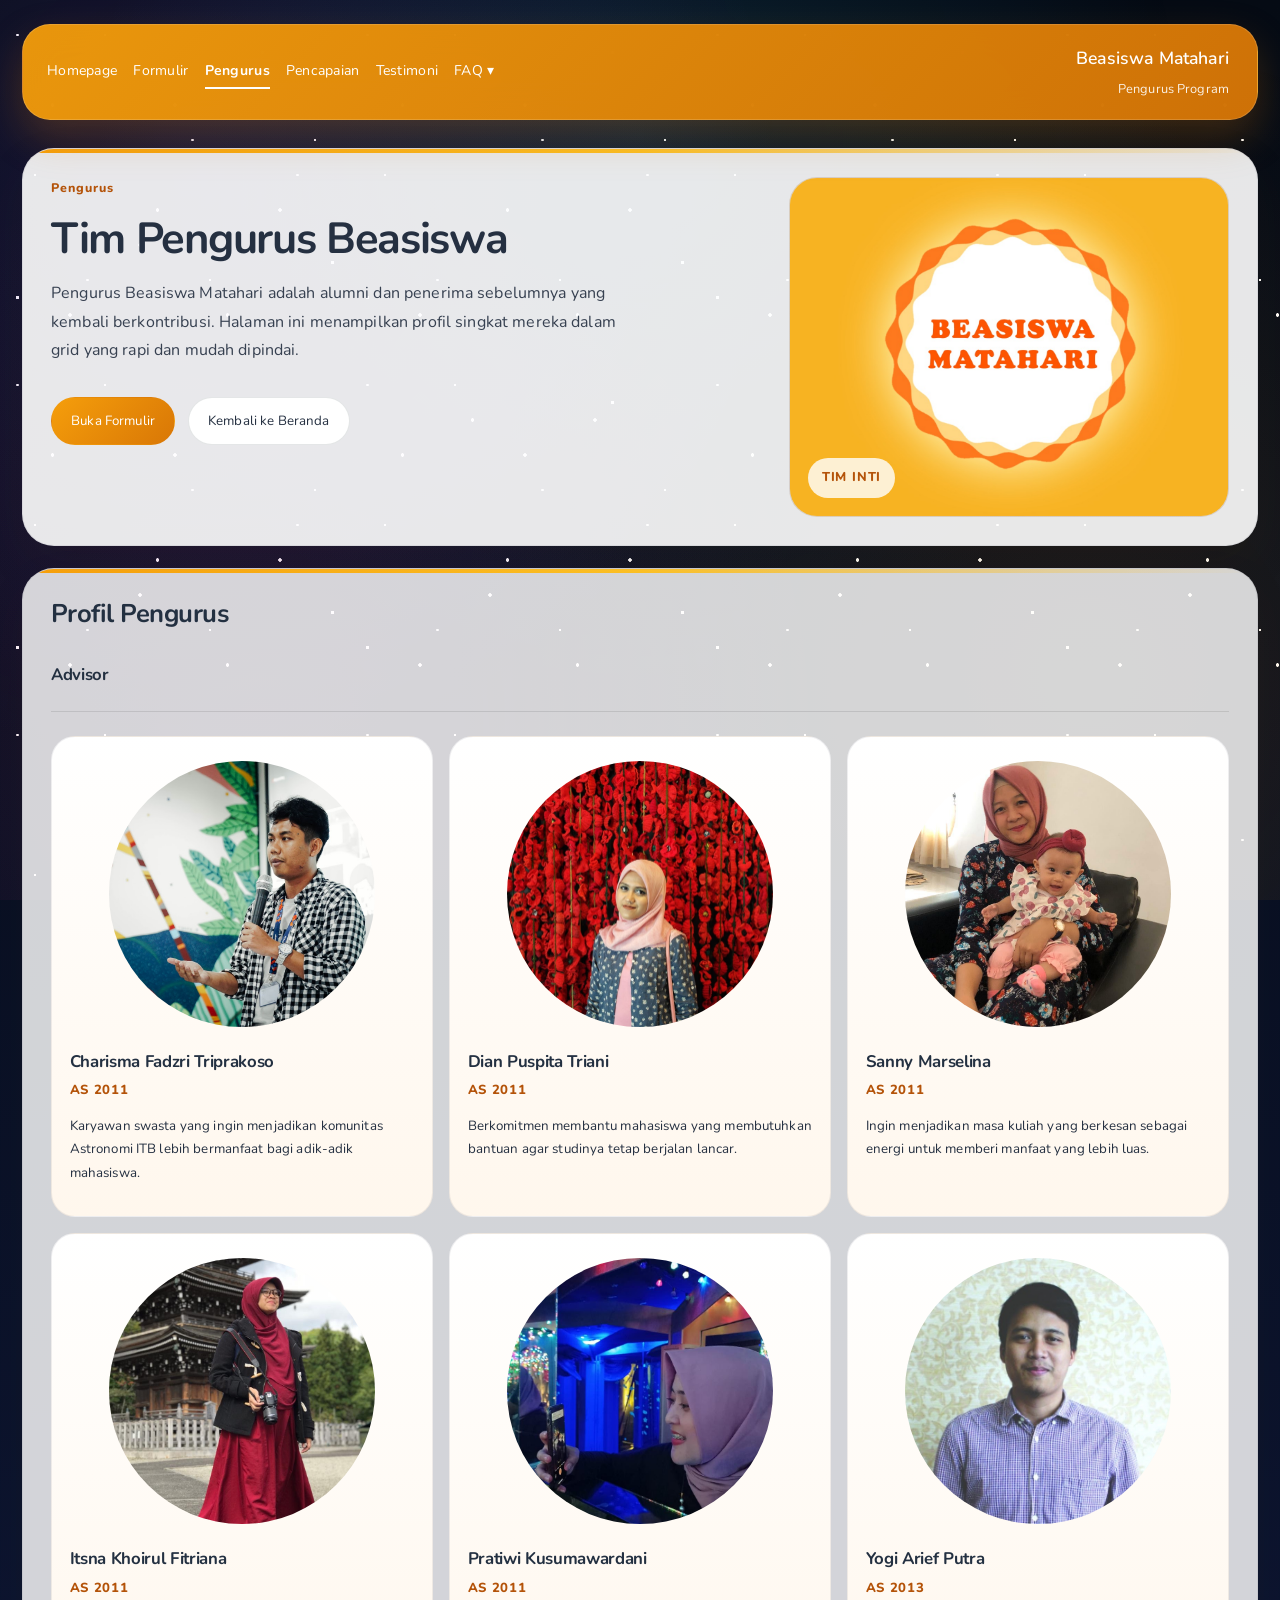
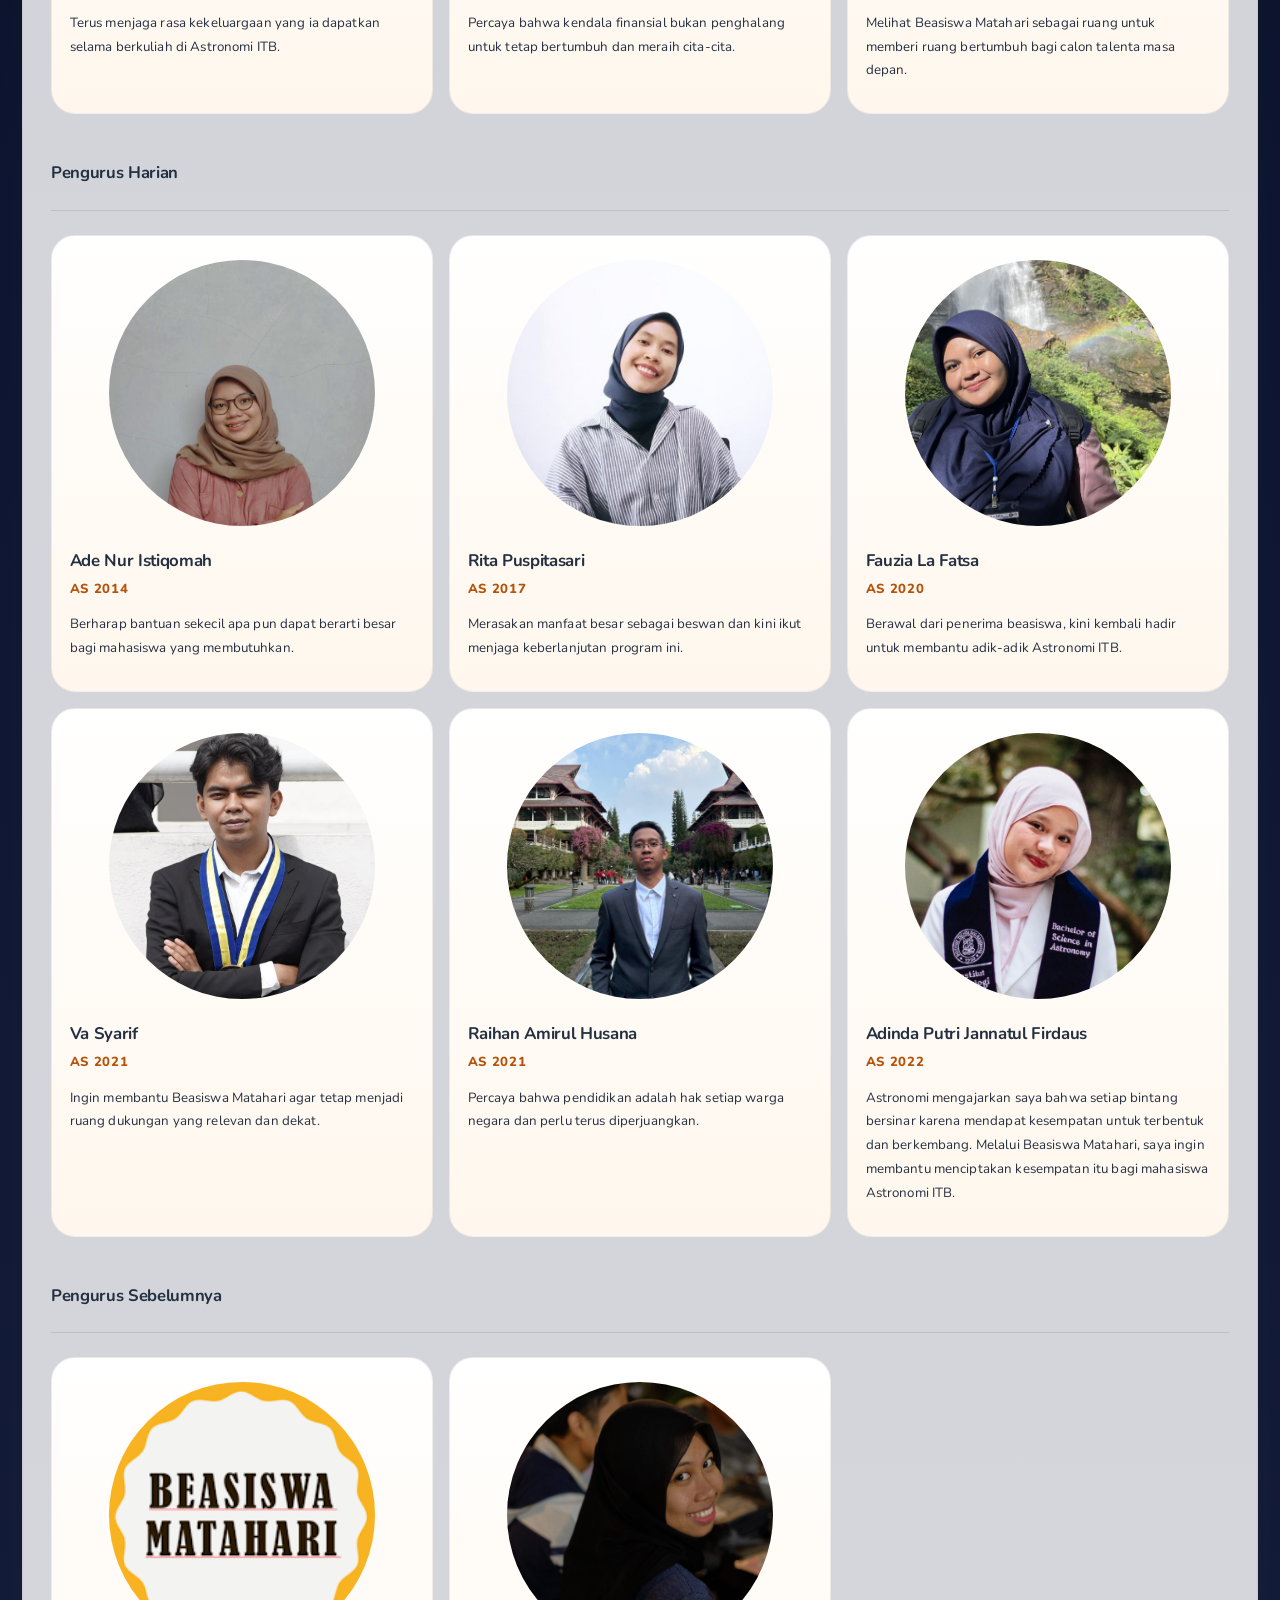
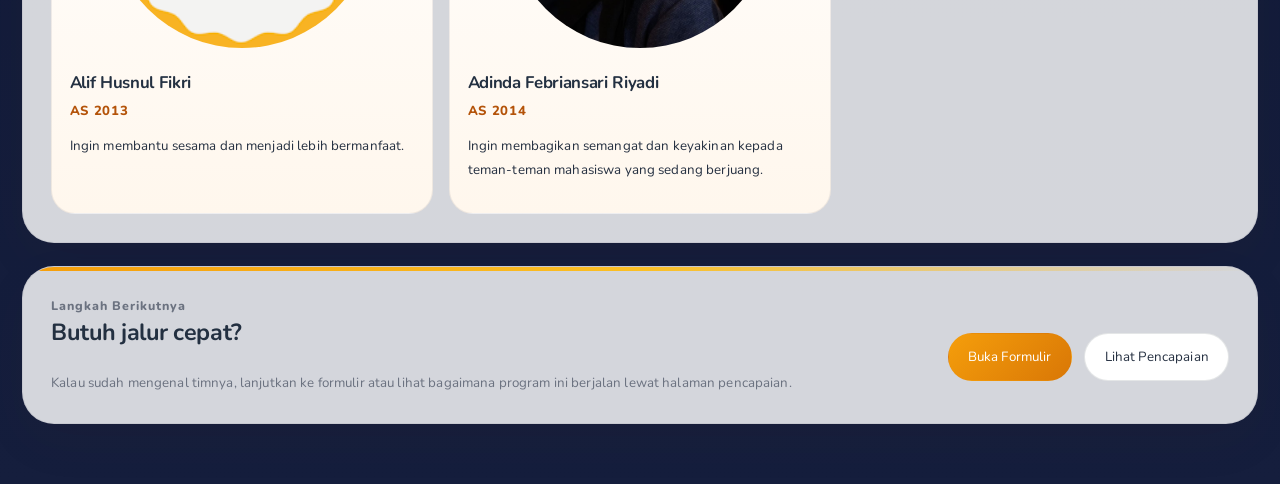
<file: pengurus.html>
<!DOCTYPE HTML>
<html>
	<head>
		<title>Pengurus - Beasiswa Matahari</title>
		<meta charset="utf-8" />
		<meta name="viewport" content="width=device-width, initial-scale=1, user-scalable=no" />
		<link rel="stylesheet" href="assets/css/main.css" />
	</head>
	<body class="is-preload bm-v2 bm-pengurus">

		<div class="v2-shell">
			<header class="v2-topbar">
				<button class="v2-menu-toggle" aria-label="Buka menu navigasi" aria-expanded="false">☰</button>
				<a class="brand" href="index.html">
					<strong>Beasiswa Matahari</strong>
					<span>Pengurus Program</span>
				</a>
				<nav class="v2-nav" aria-label="Navigasi utama">
					<a href="index.html">Homepage</a>
					<a href="formulir.html">Formulir</a>
					<a href="pengurus.html" aria-current="page">Pengurus</a>
					<a href="pencapaian.html">Pencapaian</a>
					<a href="testimoni.html">Testimoni</a>
					<div class="dropdown">
						<a href="javascript:void(0);" class="dropbtn" onclick="this.parentElement.classList.toggle('is-active'); return false;">FAQ ▾</a>
						<div class="dropdown-content">
							<a href="donatur-faq.html">FAQ Donatur</a>
							<a href="beswan-faq.html">FAQ Beswan</a>
						</div>
					</div>
				</nav>
			</header>

			<main class="v2-main">
				<section class="v2-card v2-hero">
					<div class="v2-hero-copy">
						<p class="eyebrow">Pengurus</p>
						<h1>Tim Pengurus Beasiswa</h1>
						<p class="v2-lead">Pengurus Beasiswa Matahari adalah alumni dan penerima sebelumnya yang kembali berkontribusi. Halaman ini menampilkan profil singkat mereka dalam grid yang rapi dan mudah dipindai.</p>
						<div class="v2-actions">
							<a href="formulir.html" class="v2-button primary">Buka Formulir</a>
							<a href="index.html" class="v2-button">Kembali ke Beranda</a>
						</div>
					</div>

					<div class="v2-hero-visual">
						<div class="hero-art">
							<img src="images/others/LogoBesmat.jpeg" alt="Logo Beasiswa Matahari" />
							<span class="hero-mark">Tim inti</span>
						</div>

					</div>
				</section>

				<section class="v2-section v2-card">
					<div class="section-head">
						<h2>Profil Pengurus</h2>
					</div>

					<div class="category-head" style="margin-top: 2rem; margin-bottom: 1.5rem; padding-bottom: 0.5rem; border-bottom: 1px solid rgba(0,0,0,0.1);">
						<h3>Advisor</h3>
					</div>
					<div class="profile-grid">
						<article class="profile-card">
							<a href="#" class="image"><img src="images/pengurus/aji.jpeg" alt="Charisma Fadzri Triprakoso" /></a>
							<div class="content">
								<h3>Charisma Fadzri Triprakoso</h3>
								<p class="meta">AS 2011</p>
								<p>Karyawan swasta yang ingin menjadikan komunitas Astronomi ITB lebih bermanfaat bagi adik-adik mahasiswa.</p>
							</div>
						</article>
						<article class="profile-card">
							<a href="#" class="image"><img src="images/pengurus/pipit.jpeg" alt="Dian Puspita Triani" /></a>
							<div class="content">
								<h3>Dian Puspita Triani</h3>
								<p class="meta">AS 2011</p>
								<p>Berkomitmen membantu mahasiswa yang membutuhkan bantuan agar studinya tetap berjalan lancar.</p>
							</div>
						</article>
						<article class="profile-card">
							<a href="#" class="image"><img src="images/pengurus/sanny.jpeg" alt="Sanny Marselina" /></a>
							<div class="content">
								<h3>Sanny Marselina</h3>
								<p class="meta">AS 2011</p>
								<p>Ingin menjadikan masa kuliah yang berkesan sebagai energi untuk memberi manfaat yang lebih luas.</p>
							</div>
						</article>
						<article class="profile-card">
							<a href="#" class="image"><img src="images/pengurus/itsna.jpeg" alt="Itsna Khoirul Fitriani" /></a>
							<div class="content">
								<h3>Itsna Khoirul Fitriana</h3>
								<p class="meta">AS 2011</p>
								<p>Terus menjaga rasa kekeluargaan yang ia dapatkan selama berkuliah di Astronomi ITB.</p>
							</div>
						</article>
						<article class="profile-card">
							<a href="#" class="image"><img src="images/pengurus/tiwi.jpeg" alt="Pratiwi Kusumawardani" /></a>
							<div class="content">
								<h3>Pratiwi Kusumawardani</h3>
								<p class="meta">AS 2011</p>
								<p>Percaya bahwa kendala finansial bukan penghalang untuk tetap bertumbuh dan meraih cita-cita.</p>
							</div>
						</article>
						<article class="profile-card">
							<a href="#" class="image"><img src="images/pengurus/yogi.jpeg" alt="Yogi Arief Putra" /></a>
							<div class="content">
								<h3>Yogi Arief Putra</h3>
								<p class="meta">AS 2013</p>
								<p>Melihat Beasiswa Matahari sebagai ruang untuk memberi ruang bertumbuh bagi calon talenta masa depan.</p>
							</div>
						</article>
					</div>

					<div class="category-head" style="margin-top: 3rem; margin-bottom: 1.5rem; padding-bottom: 0.5rem; border-bottom: 1px solid rgba(0,0,0,0.1);">
						<h3>Pengurus Harian</h3>
					</div>
					<div class="profile-grid">
						<article class="profile-card">
							<a href="#" class="image"><img src="images/pengurus/ade_new.png" alt="Ade Nur Istiqomah" /></a>
							<div class="content">
								<h3>Ade Nur Istiqomah</h3>
								<p class="meta">AS 2014</p>
								<p>Berharap bantuan sekecil apa pun dapat berarti besar bagi mahasiswa yang membutuhkan.</p>
							</div>
						</article>
						<article class="profile-card">
							<a href="#" class="image"><img src="images/pengurus/rita.png" alt="Rita Puspitasari" /></a>
							<div class="content">
								<h3>Rita Puspitasari</h3>
								<p class="meta">AS 2017</p>
								<p>Merasakan manfaat besar sebagai beswan dan kini ikut menjaga keberlanjutan program ini.</p>
							</div>
						</article>
						<article class="profile-card">
							<a href="#" class="image"><img src="images/pengurus/zia.jpg" alt="Fauzia La Fatsa" /></a>
							<div class="content">
								<h3>Fauzia La Fatsa</h3>
								<p class="meta">AS 2020</p>
								<p>Berawal dari penerima beasiswa, kini kembali hadir untuk membantu adik-adik Astronomi ITB.</p>
							</div>
						</article>
						<article class="profile-card">
							<a href="#" class="image"><img src="images/pengurus/va.JPG" alt="Va Syarif" /></a>
							<div class="content">
								<h3>Va Syarif</h3>
								<p class="meta">AS 2021</p>
								<p>Ingin membantu Beasiswa Matahari agar tetap menjadi ruang dukungan yang relevan dan dekat.</p>
							</div>
						</article>
						<article class="profile-card">
							<a href="#" class="image"><img src="images/pengurus/mirul.jpg" alt="Raihan Amirul Husana" /></a>
							<div class="content">
								<h3>Raihan Amirul Husana</h3>
								<p class="meta">AS 2021</p>
								<p>Percaya bahwa pendidikan adalah hak setiap warga negara dan perlu terus diperjuangkan.</p>
							</div>
						</article>
						<article class="profile-card">
							<a href="#" class="image"><img src="images/pengurus/adin.png" alt="Adinda Putri Jannatul Firdaus" /></a>
							<div class="content">
								<h3>Adinda Putri Jannatul Firdaus</h3>
								<p class="meta">AS 2022</p>
								<p>Astronomi mengajarkan saya bahwa setiap bintang bersinar karena mendapat kesempatan untuk terbentuk dan berkembang. Melalui Beasiswa Matahari, saya ingin membantu menciptakan kesempatan itu bagi mahasiswa Astronomi ITB.</p>
							</div>
						</article>
					</div>

					<div class="category-head" style="margin-top: 3rem; margin-bottom: 1.5rem; padding-bottom: 0.5rem; border-bottom: 1px solid rgba(0,0,0,0.1);">
						<h3>Pengurus Sebelumnya</h3>
					</div>
					<div class="profile-grid">
						<article class="profile-card">
							<a href="#" class="image"><img src="images/others/besmat.png" alt="Alif Husnul Fikri" /></a>
							<div class="content">
								<h3>Alif Husnul Fikri</h3>
								<p class="meta">AS 2013</p>
								<p>Ingin membantu sesama dan menjadi lebih bermanfaat.</p>
							</div>
						</article>
						<article class="profile-card">
							<a href="#" class="image"><img src="images/pengurus/dinda.jpeg" alt="Adinda Febriansari Riyadi" /></a>
							<div class="content">
								<h3>Adinda Febriansari Riyadi</h3>
								<p class="meta">AS 2014</p>
								<p>Ingin membagikan semangat dan keyakinan kepada teman-teman mahasiswa yang sedang berjuang.</p>
							</div>
						</article>
					</div>
				</section>

				<section class="v2-section v2-card">
					<div class="footer-cta">
						<div>
							<p class="eyebrow">Langkah Berikutnya</p>
							<h2>Butuh jalur cepat?</h2>
							<p>Kalau sudah mengenal timnya, lanjutkan ke formulir atau lihat bagaimana program ini berjalan lewat halaman pencapaian.</p>
						</div>
						<div class="v2-actions">
							<a href="formulir.html" class="v2-button primary">Buka Formulir</a>
							<a href="pencapaian.html" class="v2-button">Lihat Pencapaian</a>
						</div>
					</div>
				</section>
			</main>
		</div>

		<script src="assets/js/jquery.min.js"></script>
		<script src="assets/js/browser.min.js"></script>
		<script src="assets/js/breakpoints.min.js"></script>
		<script src="assets/js/util.js"></script>
		<script src="assets/js/main.js"></script>

	</body>
</html>
</file>
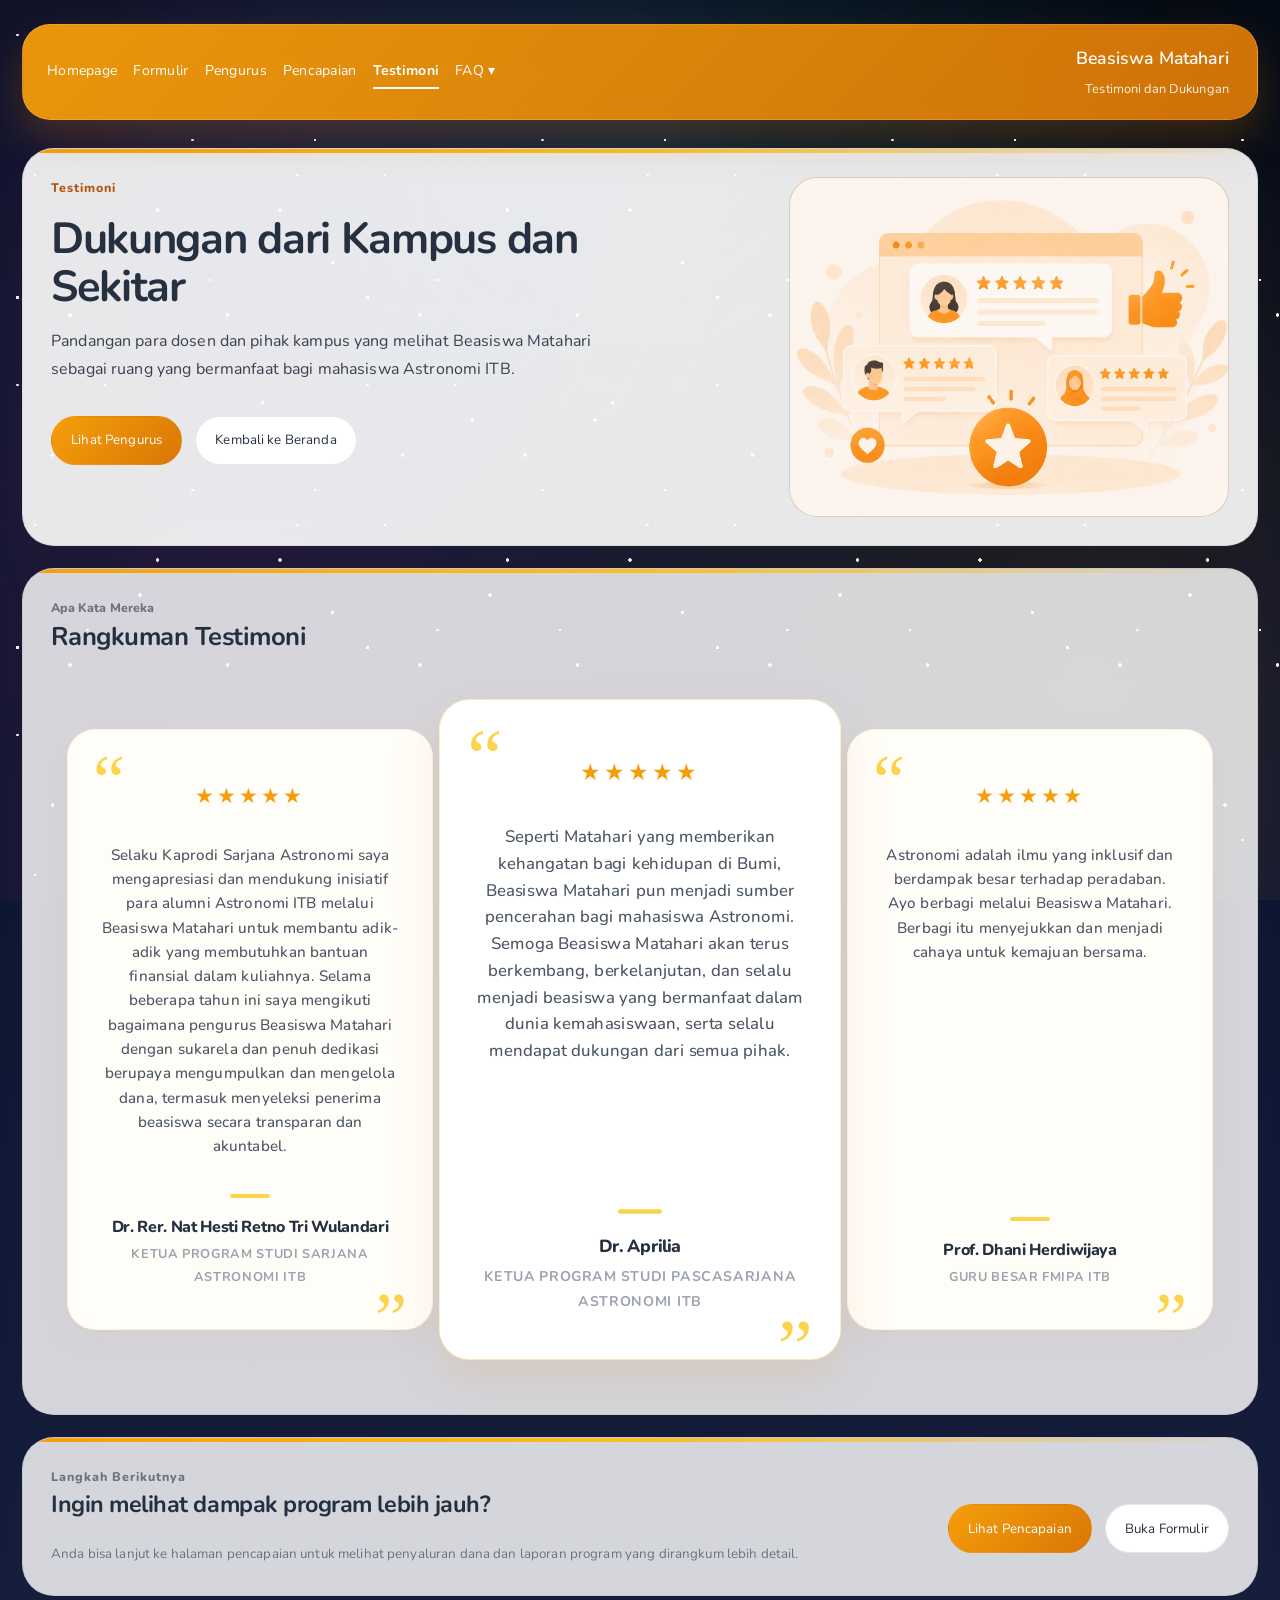
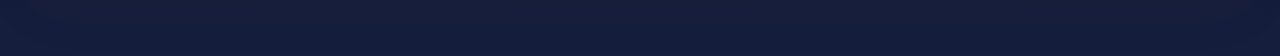
<file: testimoni.html>
<!DOCTYPE HTML>
<html>
	<head>
		<title>Testimoni - Beasiswa Matahari</title>
		<meta charset="utf-8" />
		<meta name="viewport" content="width=device-width, initial-scale=1, user-scalable=no" />
		<link rel="stylesheet" href="assets/css/main.css" />
	</head>
	<body class="is-preload bm-v2 bm-testimoni">

		<div class="v2-shell">
			<header class="v2-topbar">
				<button class="v2-menu-toggle" aria-label="Buka menu navigasi" aria-expanded="false">☰</button>
				<a class="brand" href="index.html">
					<strong>Beasiswa Matahari</strong>
					<span>Testimoni dan Dukungan</span>
				</a>
				<nav class="v2-nav" aria-label="Navigasi utama">
					<a href="index.html">Homepage</a>
					<a href="formulir.html">Formulir</a>
					<a href="pengurus.html">Pengurus</a>
					<a href="pencapaian.html">Pencapaian</a>
					<a href="testimoni.html" aria-current="page">Testimoni</a>
					<div class="dropdown">
						<a href="javascript:void(0);" class="dropbtn" onclick="this.parentElement.classList.toggle('is-active'); return false;">FAQ ▾</a>
						<div class="dropdown-content">
							<a href="donatur-faq.html">FAQ Donatur</a>
							<a href="beswan-faq.html">FAQ Beswan</a>
						</div>
					</div>
				</nav>
			</header>

			<main class="v2-main">
				<section class="v2-card v2-hero">
					<div class="v2-hero-copy">
						<p class="eyebrow">Testimoni</p>
						<h1>Dukungan dari Kampus dan Sekitar</h1>
						<p class="v2-lead">Pandangan para dosen dan pihak kampus yang melihat Beasiswa Matahari sebagai ruang yang bermanfaat bagi mahasiswa Astronomi ITB.</p>
						<div class="v2-actions">
							<a href="pengurus.html" class="v2-button primary">Lihat Pengurus</a>
							<a href="index.html" class="v2-button">Kembali ke Beranda</a>
						</div>
					</div>

					<div class="v2-hero-visual">
						<div class="hero-art">
							<img src="images/others/testimoni.png" alt="Dukungan untuk Beasiswa Matahari" />
						</div>
					</div>
				</section>

				<section class="v2-section v2-card">
					<div class="section-head">
						<p class="eyebrow">Apa Kata Mereka</p>
						<h2>Rangkuman Testimoni</h2>
						
					</div>

					<div class="testimonial-showcase">
						<div class="testimonial-card">
							<div class="stars">★★★★★</div>
							<p class="quote">Selaku Kaprodi Sarjana Astronomi saya mengapresiasi dan mendukung inisiatif para alumni Astronomi ITB melalui Beasiswa Matahari untuk membantu adik-adik yang membutuhkan bantuan finansial dalam kuliahnya. Selama beberapa tahun ini saya mengikuti bagaimana pengurus Beasiswa Matahari dengan sukarela dan penuh dedikasi berupaya mengumpulkan dan mengelola dana, termasuk menyeleksi penerima beasiswa secara transparan dan akuntabel.</p>
							<div class="testimonial-author">
								<div class="author-line"></div>
								<h3>Dr. Rer. Nat Hesti Retno Tri Wulandari</h3>
								<p class="meta">Ketua Program Studi Sarjana Astronomi ITB</p>
							</div>
						</div>

						<div class="testimonial-card featured">
							<div class="stars">★★★★★</div>
							<p class="quote">Seperti Matahari yang memberikan kehangatan bagi kehidupan di Bumi, Beasiswa Matahari pun menjadi sumber pencerahan bagi mahasiswa Astronomi. Semoga Beasiswa Matahari akan terus berkembang, berkelanjutan, dan selalu menjadi beasiswa yang bermanfaat dalam dunia kemahasiswaan, serta selalu mendapat dukungan dari semua pihak.</p>
							<div class="testimonial-author">
								<div class="author-line"></div>
								<h3>Dr. Aprilia</h3>
								<p class="meta">Ketua Program Studi Pascasarjana Astronomi ITB</p>
							</div>
						</div>

						<div class="testimonial-card">
							<div class="stars">★★★★★</div>
							<p class="quote">Astronomi adalah ilmu yang inklusif dan berdampak besar terhadap peradaban. Ayo berbagi melalui Beasiswa Matahari. Berbagi itu menyejukkan dan menjadi cahaya untuk kemajuan bersama.</p>
							<div class="testimonial-author">
								<div class="author-line"></div>
								<h3>Prof. Dhani Herdiwijaya</h3>
								<p class="meta">Guru Besar FMIPA ITB</p>
							</div>
						</div>
					</div>
				</section>

				<section class="v2-section v2-card">
					<div class="footer-cta">
						<div>
							<p class="eyebrow">Langkah Berikutnya</p>
							<h2>Ingin melihat dampak program lebih jauh?</h2>
							<p>Anda bisa lanjut ke halaman pencapaian untuk melihat penyaluran dana dan laporan program yang dirangkum lebih detail.</p>
						</div>
						<div class="v2-actions">
							<a href="pencapaian.html" class="v2-button primary">Lihat Pencapaian</a>
							<a href="formulir.html" class="v2-button">Buka Formulir</a>
						</div>
					</div>
				</section>
			</main>
		</div>

		<script src="assets/js/jquery.min.js"></script>
		<script src="assets/js/browser.min.js"></script>
		<script src="assets/js/breakpoints.min.js"></script>
		<script src="assets/js/util.js"></script>
		<script src="assets/js/main.js"></script>

	</body>
</html>
</file>
<file: assets/css/main.css>
@import url(fontawesome-all.min.css);
@import url("https://fonts.googleapis.com/css2?family=Nunito:wght@300;400;500;600;700;800&display=swap");
/*
	Editorial by HTML5 UP
	html5up.net | @ajlkn
	Free for personal and commercial use under the CCA 3.0 license (html5up.net/license)
*/
html, body, div, span, applet, object,
iframe, h1, h2, h3, h4, h5, h6, p, blockquote,
pre, a, abbr, acronym, address, big, cite,
code, del, dfn, em, img, ins, kbd, q, s, samp,
small, strike, strong, sub, sup, tt, var, b,
u, i, center, dl, dt, dd, ol, ul, li, fieldset,
form, label, legend, table, caption, tbody,
tfoot, thead, tr, th, td, article, aside,
canvas, details, embed, figure, figcaption,
footer, header, hgroup, menu, nav, output, ruby,
section, summary, time, mark, audio, video {
  margin: 0;
  padding: 0;
  border: 0;
  font-size: 100%;
  font: inherit;
  vertical-align: baseline; }

article, aside, details, figcaption, figure,
footer, header, hgroup, menu, nav, section {
  display: block; }

body {
  line-height: 1; }

ol, ul {
  list-style: none; }

blockquote, q {
  quotes: none; }
  blockquote:before, blockquote:after, q:before, q:after {
    content: '';
    content: none; }

table {
  border-collapse: collapse;
  border-spacing: 0; }

body {
  -webkit-text-size-adjust: none; }

mark {
  background-color: transparent;
  color: inherit; }

input::-moz-focus-inner {
  border: 0;
  padding: 0; }

input, select, textarea {
  -moz-appearance: none;
  -webkit-appearance: none;
  -ms-appearance: none;
  appearance: none; }

/* Basic */
@-ms-viewport {
  width: device-width; }

body {
  -ms-overflow-style: scrollbar; }

@media screen and (max-width: 480px) {
  html, body {
    min-width: 320px; } }

html {
  box-sizing: border-box;
  scroll-behavior: smooth; }

*, *:before, *:after {
  box-sizing: inherit; }

body {
  background: #ffffff;
  -webkit-font-smoothing: antialiased;
  text-rendering: optimizeLegibility; }
  body.is-preload *, body.is-preload *:before, body.is-preload *:after, body.is-resizing *, body.is-resizing *:before, body.is-resizing *:after {
    -moz-animation: none !important;
    -webkit-animation: none !important;
    -ms-animation: none !important;
    animation: none !important;
    -moz-transition: none !important;
    -webkit-transition: none !important;
    -ms-transition: none !important;
    transition: none !important; }

/* Type */
body, input, select, textarea {
  color: #7f888f;
  font-family: "Nunito", sans-serif;
  font-size: 13pt;
  font-weight: 400;
  letter-spacing: 0.01em;
  line-height: 1.78; }
  @media screen and (max-width: 1680px) {
    body, input, select, textarea {
      font-size: 11pt; } }
  @media screen and (max-width: 1280px) {
    body, input, select, textarea {
      font-size: 10pt; } }
  @media screen and (max-width: 360px) {
    body, input, select, textarea {
      font-size: 9pt; } }

a {
  -moz-transition: color 0.2s ease-in-out, border-bottom-color 0.2s ease-in-out;
  -webkit-transition: color 0.2s ease-in-out, border-bottom-color 0.2s ease-in-out;
  -ms-transition: color 0.2s ease-in-out, border-bottom-color 0.2s ease-in-out;
  transition: color 0.2s ease-in-out, border-bottom-color 0.2s ease-in-out;
  border-bottom: dotted 1px;
  color: #f56a6a;
  text-decoration: none; }
  a:hover {
    border-bottom-color: #f56a6a;
    color: #f56a6a !important; }
    a:hover strong {
      color: inherit; }

strong, b {
  color: #3d4449;
  font-weight: 600; }

em, i {
  font-style: italic; }

p {
  margin: 0 0 2em 0; }

h1, h2, h3, h4, h5, h6 {
  color: #3d4449;
  font-family: "Nunito", sans-serif;
  font-weight: 700;
  letter-spacing: -0.02em;
  line-height: 1.35;
  margin: 0 0 1em 0; }
  h1 a, h2 a, h3 a, h4 a, h5 a, h6 a {
    color: inherit;
    text-decoration: none;
    border-bottom: 0; }

h1 {
  font-size: 4em;
  margin: 0 0 0.5em 0;
  line-height: 1.18; }

h2 {
  font-size: 1.75em; }

h3 {
  font-size: 1.25em; }

h4 {
  font-size: 1.1em; }

h5 {
  font-size: 0.9em; }

h6 {
  font-size: 0.7em; }

@media screen and (max-width: 1680px) {
  h1 {
    font-size: 3.5em; } }

@media screen and (max-width: 980px) {
  h1 {
    font-size: 3.25em; } }

@media screen and (max-width: 736px) {
  h1 {
    font-size: 2em;
    line-height: 1.28; }
  h2 {
    font-size: 1.5em; } }

sub {
  font-size: 0.8em;
  position: relative;
  top: 0.5em; }

sup {
  font-size: 0.8em;
  position: relative;
  top: -0.5em; }

blockquote {
  border-left: solid 3px rgba(210, 215, 217, 0.75);
  font-style: italic;
  margin: 0 0 2em 0;
  padding: 0.5em 0 0.5em 2em; }

code {
  background: rgba(230, 235, 237, 0.25);
  border-radius: 0.375em;
  border: solid 1px rgba(210, 215, 217, 0.75);
  font-family: "Courier New", monospace;
  font-size: 0.9em;
  margin: 0 0.25em;
  padding: 0.25em 0.65em; }

pre {
  -webkit-overflow-scrolling: touch;
  font-family: "Courier New", monospace;
  font-size: 0.9em;
  margin: 0 0 2em 0; }
  pre code {
    display: block;
    line-height: 1.75;
    padding: 1em 1.5em;
    overflow-x: auto; }

hr {
  border: 0;
  border-bottom: solid 1px rgba(210, 215, 217, 0.75);
  margin: 2em 0; }
  hr.major {
    margin: 3em 0; }

.align-left {
  text-align: left; }

.align-center {
  text-align: center; }

.align-right {
  text-align: right; }

/* Row */
.row {
  display: flex;
  flex-wrap: wrap;
  box-sizing: border-box;
  align-items: stretch; }
  .row > * {
    box-sizing: border-box; }
  .row.gtr-uniform > * > :last-child {
    margin-bottom: 0; }
  .row.aln-left {
    justify-content: flex-start; }
  .row.aln-center {
    justify-content: center; }
  .row.aln-right {
    justify-content: flex-end; }
  .row.aln-top {
    align-items: flex-start; }
  .row.aln-middle {
    align-items: center; }
  .row.aln-bottom {
    align-items: flex-end; }
  .row > .imp {
    order: -1; }
  .row > .col-1 {
    width: 8.33333%; }
  .row > .off-1 {
    margin-left: 8.33333%; }
  .row > .col-2 {
    width: 16.66667%; }
  .row > .off-2 {
    margin-left: 16.66667%; }
  .row > .col-3 {
    width: 25%; }
  .row > .off-3 {
    margin-left: 25%; }
  .row > .col-4 {
    width: 33.33333%; }
  .row > .off-4 {
    margin-left: 33.33333%; }
  .row > .col-5 {
    width: 41.66667%; }
  .row > .off-5 {
    margin-left: 41.66667%; }
  .row > .col-6 {
    width: 50%; }
  .row > .off-6 {
    margin-left: 50%; }
  .row > .col-7 {
    width: 58.33333%; }
  .row > .off-7 {
    margin-left: 58.33333%; }
  .row > .col-8 {
    width: 66.66667%; }
  .row > .off-8 {
    margin-left: 66.66667%; }
  .row > .col-9 {
    width: 75%; }
  .row > .off-9 {
    margin-left: 75%; }
  .row > .col-10 {
    width: 83.33333%; }
  .row > .off-10 {
    margin-left: 83.33333%; }
  .row > .col-11 {
    width: 91.66667%; }
  .row > .off-11 {
    margin-left: 91.66667%; }
  .row > .col-12 {
    width: 100%; }
  .row > .off-12 {
    margin-left: 100%; }
  .row.gtr-0 {
    margin-top: 0;
    margin-left: 0em; }
    .row.gtr-0 > * {
      padding: 0 0 0 0em; }
    .row.gtr-0.gtr-uniform {
      margin-top: 0em; }
      .row.gtr-0.gtr-uniform > * {
        padding-top: 0em; }
  .row.gtr-25 {
    margin-top: 0;
    margin-left: -0.375em; }
    .row.gtr-25 > * {
      padding: 0 0 0 0.375em; }
    .row.gtr-25.gtr-uniform {
      margin-top: -0.375em; }
      .row.gtr-25.gtr-uniform > * {
        padding-top: 0.375em; }
  .row.gtr-50 {
    margin-top: 0;
    margin-left: -0.75em; }
    .row.gtr-50 > * {
      padding: 0 0 0 0.75em; }
    .row.gtr-50.gtr-uniform {
      margin-top: -0.75em; }
      .row.gtr-50.gtr-uniform > * {
        padding-top: 0.75em; }
  .row {
    margin-top: 0;
    margin-left: -1.5em; }
    .row > * {
      padding: 0 0 0 1.5em; }
    .row.gtr-uniform {
      margin-top: -1.5em; }
      .row.gtr-uniform > * {
        padding-top: 1.5em; }
  .row.gtr-150 {
    margin-top: 0;
    margin-left: -2.25em; }
    .row.gtr-150 > * {
      padding: 0 0 0 2.25em; }
    .row.gtr-150.gtr-uniform {
      margin-top: -2.25em; }
      .row.gtr-150.gtr-uniform > * {
        padding-top: 2.25em; }
  .row.gtr-200 {
    margin-top: 0;
    margin-left: -3em; }
    .row.gtr-200 > * {
      padding: 0 0 0 3em; }
    .row.gtr-200.gtr-uniform {
      margin-top: -3em; }
      .row.gtr-200.gtr-uniform > * {
        padding-top: 3em; }
  @media screen and (max-width: 1680px) {
    .row {
      display: flex;
      flex-wrap: wrap;
      box-sizing: border-box;
      align-items: stretch; }
      .row > * {
        box-sizing: border-box; }
      .row.gtr-uniform > * > :last-child {
        margin-bottom: 0; }
      .row.aln-left {
        justify-content: flex-start; }
      .row.aln-center {
        justify-content: center; }
      .row.aln-right {
        justify-content: flex-end; }
      .row.aln-top {
        align-items: flex-start; }
      .row.aln-middle {
        align-items: center; }
      .row.aln-bottom {
        align-items: flex-end; }
      .row > .imp-xlarge {
        order: -1; }
      .row > .col-1-xlarge {
        width: 8.33333%; }
      .row > .off-1-xlarge {
        margin-left: 8.33333%; }
      .row > .col-2-xlarge {
        width: 16.66667%; }
      .row > .off-2-xlarge {
        margin-left: 16.66667%; }
      .row > .col-3-xlarge {
        width: 25%; }
      .row > .off-3-xlarge {
        margin-left: 25%; }
      .row > .col-4-xlarge {
        width: 33.33333%; }
      .row > .off-4-xlarge {
        margin-left: 33.33333%; }
      .row > .col-5-xlarge {
        width: 41.66667%; }
      .row > .off-5-xlarge {
        margin-left: 41.66667%; }
      .row > .col-6-xlarge {
        width: 50%; }
      .row > .off-6-xlarge {
        margin-left: 50%; }
      .row > .col-7-xlarge {
        width: 58.33333%; }
      .row > .off-7-xlarge {
        margin-left: 58.33333%; }
      .row > .col-8-xlarge {
        width: 66.66667%; }
      .row > .off-8-xlarge {
        margin-left: 66.66667%; }
      .row > .col-9-xlarge {
        width: 75%; }
      .row > .off-9-xlarge {
        margin-left: 75%; }
      .row > .col-10-xlarge {
        width: 83.33333%; }
      .row > .off-10-xlarge {
        margin-left: 83.33333%; }
      .row > .col-11-xlarge {
        width: 91.66667%; }
      .row > .off-11-xlarge {
        margin-left: 91.66667%; }
      .row > .col-12-xlarge {
        width: 100%; }
      .row > .off-12-xlarge {
        margin-left: 100%; }
      .row.gtr-0 {
        margin-top: 0;
        margin-left: 0em; }
        .row.gtr-0 > * {
          padding: 0 0 0 0em; }
        .row.gtr-0.gtr-uniform {
          margin-top: 0em; }
          .row.gtr-0.gtr-uniform > * {
            padding-top: 0em; }
      .row.gtr-25 {
        margin-top: 0;
        margin-left: -0.375em; }
        .row.gtr-25 > * {
          padding: 0 0 0 0.375em; }
        .row.gtr-25.gtr-uniform {
          margin-top: -0.375em; }
          .row.gtr-25.gtr-uniform > * {
            padding-top: 0.375em; }
      .row.gtr-50 {
        margin-top: 0;
        margin-left: -0.75em; }
        .row.gtr-50 > * {
          padding: 0 0 0 0.75em; }
        .row.gtr-50.gtr-uniform {
          margin-top: -0.75em; }
          .row.gtr-50.gtr-uniform > * {
            padding-top: 0.75em; }
      .row {
        margin-top: 0;
        margin-left: -1.5em; }
        .row > * {
          padding: 0 0 0 1.5em; }
        .row.gtr-uniform {
          margin-top: -1.5em; }
          .row.gtr-uniform > * {
            padding-top: 1.5em; }
      .row.gtr-150 {
        margin-top: 0;
        margin-left: -2.25em; }
        .row.gtr-150 > * {
          padding: 0 0 0 2.25em; }
        .row.gtr-150.gtr-uniform {
          margin-top: -2.25em; }
          .row.gtr-150.gtr-uniform > * {
            padding-top: 2.25em; }
      .row.gtr-200 {
        margin-top: 0;
        margin-left: -3em; }
        .row.gtr-200 > * {
          padding: 0 0 0 3em; }
        .row.gtr-200.gtr-uniform {
          margin-top: -3em; }
          .row.gtr-200.gtr-uniform > * {
            padding-top: 3em; } }
  @media screen and (max-width: 1280px) {
    .row {
      display: flex;
      flex-wrap: wrap;
      box-sizing: border-box;
      align-items: stretch; }
      .row > * {
        box-sizing: border-box; }
      .row.gtr-uniform > * > :last-child {
        margin-bottom: 0; }
      .row.aln-left {
        justify-content: flex-start; }
      .row.aln-center {
        justify-content: center; }
      .row.aln-right {
        justify-content: flex-end; }
      .row.aln-top {
        align-items: flex-start; }
      .row.aln-middle {
        align-items: center; }
      .row.aln-bottom {
        align-items: flex-end; }
      .row > .imp-large {
        order: -1; }
      .row > .col-1-large {
        width: 8.33333%; }
      .row > .off-1-large {
        margin-left: 8.33333%; }
      .row > .col-2-large {
        width: 16.66667%; }
      .row > .off-2-large {
        margin-left: 16.66667%; }
      .row > .col-3-large {
        width: 25%; }
      .row > .off-3-large {
        margin-left: 25%; }
      .row > .col-4-large {
        width: 33.33333%; }
      .row > .off-4-large {
        margin-left: 33.33333%; }
      .row > .col-5-large {
        width: 41.66667%; }
      .row > .off-5-large {
        margin-left: 41.66667%; }
      .row > .col-6-large {
        width: 50%; }
      .row > .off-6-large {
        margin-left: 50%; }
      .row > .col-7-large {
        width: 58.33333%; }
      .row > .off-7-large {
        margin-left: 58.33333%; }
      .row > .col-8-large {
        width: 66.66667%; }
      .row > .off-8-large {
        margin-left: 66.66667%; }
      .row > .col-9-large {
        width: 75%; }
      .row > .off-9-large {
        margin-left: 75%; }
      .row > .col-10-large {
        width: 83.33333%; }
      .row > .off-10-large {
        margin-left: 83.33333%; }
      .row > .col-11-large {
        width: 91.66667%; }
      .row > .off-11-large {
        margin-left: 91.66667%; }
      .row > .col-12-large {
        width: 100%; }
      .row > .off-12-large {
        margin-left: 100%; }
      .row.gtr-0 {
        margin-top: 0;
        margin-left: 0em; }
        .row.gtr-0 > * {
          padding: 0 0 0 0em; }
        .row.gtr-0.gtr-uniform {
          margin-top: 0em; }
          .row.gtr-0.gtr-uniform > * {
            padding-top: 0em; }
      .row.gtr-25 {
        margin-top: 0;
        margin-left: -0.375em; }
        .row.gtr-25 > * {
          padding: 0 0 0 0.375em; }
        .row.gtr-25.gtr-uniform {
          margin-top: -0.375em; }
          .row.gtr-25.gtr-uniform > * {
            padding-top: 0.375em; }
      .row.gtr-50 {
        margin-top: 0;
        margin-left: -0.75em; }
        .row.gtr-50 > * {
          padding: 0 0 0 0.75em; }
        .row.gtr-50.gtr-uniform {
          margin-top: -0.75em; }
          .row.gtr-50.gtr-uniform > * {
            padding-top: 0.75em; }
      .row {
        margin-top: 0;
        margin-left: -1.5em; }
        .row > * {
          padding: 0 0 0 1.5em; }
        .row.gtr-uniform {
          margin-top: -1.5em; }
          .row.gtr-uniform > * {
            padding-top: 1.5em; }
      .row.gtr-150 {
        margin-top: 0;
        margin-left: -2.25em; }
        .row.gtr-150 > * {
          padding: 0 0 0 2.25em; }
        .row.gtr-150.gtr-uniform {
          margin-top: -2.25em; }
          .row.gtr-150.gtr-uniform > * {
            padding-top: 2.25em; }
      .row.gtr-200 {
        margin-top: 0;
        margin-left: -3em; }
        .row.gtr-200 > * {
          padding: 0 0 0 3em; }
        .row.gtr-200.gtr-uniform {
          margin-top: -3em; }
          .row.gtr-200.gtr-uniform > * {
            padding-top: 3em; } }
  @media screen and (max-width: 980px) {
    .row {
      display: flex;
      flex-wrap: wrap;
      box-sizing: border-box;
      align-items: stretch; }
      .row > * {
        box-sizing: border-box; }
      .row.gtr-uniform > * > :last-child {
        margin-bottom: 0; }
      .row.aln-left {
        justify-content: flex-start; }
      .row.aln-center {
        justify-content: center; }
      .row.aln-right {
        justify-content: flex-end; }
      .row.aln-top {
        align-items: flex-start; }
      .row.aln-middle {
        align-items: center; }
      .row.aln-bottom {
        align-items: flex-end; }
      .row > .imp-medium {
        order: -1; }
      .row > .col-1-medium {
        width: 8.33333%; }
      .row > .off-1-medium {
        margin-left: 8.33333%; }
      .row > .col-2-medium {
        width: 16.66667%; }
      .row > .off-2-medium {
        margin-left: 16.66667%; }
      .row > .col-3-medium {
        width: 25%; }
      .row > .off-3-medium {
        margin-left: 25%; }
      .row > .col-4-medium {
        width: 33.33333%; }
      .row > .off-4-medium {
        margin-left: 33.33333%; }
      .row > .col-5-medium {
        width: 41.66667%; }
      .row > .off-5-medium {
        margin-left: 41.66667%; }
      .row > .col-6-medium {
        width: 50%; }
      .row > .off-6-medium {
        margin-left: 50%; }
      .row > .col-7-medium {
        width: 58.33333%; }
      .row > .off-7-medium {
        margin-left: 58.33333%; }
      .row > .col-8-medium {
        width: 66.66667%; }
      .row > .off-8-medium {
        margin-left: 66.66667%; }
      .row > .col-9-medium {
        width: 75%; }
      .row > .off-9-medium {
        margin-left: 75%; }
      .row > .col-10-medium {
        width: 83.33333%; }
      .row > .off-10-medium {
        margin-left: 83.33333%; }
      .row > .col-11-medium {
        width: 91.66667%; }
      .row > .off-11-medium {
        margin-left: 91.66667%; }
      .row > .col-12-medium {
        width: 100%; }
      .row > .off-12-medium {
        margin-left: 100%; }
      .row.gtr-0 {
        margin-top: 0;
        margin-left: 0em; }
        .row.gtr-0 > * {
          padding: 0 0 0 0em; }
        .row.gtr-0.gtr-uniform {
          margin-top: 0em; }
          .row.gtr-0.gtr-uniform > * {
            padding-top: 0em; }
      .row.gtr-25 {
        margin-top: 0;
        margin-left: -0.375em; }
        .row.gtr-25 > * {
          padding: 0 0 0 0.375em; }
        .row.gtr-25.gtr-uniform {
          margin-top: -0.375em; }
          .row.gtr-25.gtr-uniform > * {
            padding-top: 0.375em; }
      .row.gtr-50 {
        margin-top: 0;
        margin-left: -0.75em; }
        .row.gtr-50 > * {
          padding: 0 0 0 0.75em; }
        .row.gtr-50.gtr-uniform {
          margin-top: -0.75em; }
          .row.gtr-50.gtr-uniform > * {
            padding-top: 0.75em; }
      .row {
        margin-top: 0;
        margin-left: -1.5em; }
        .row > * {
          padding: 0 0 0 1.5em; }
        .row.gtr-uniform {
          margin-top: -1.5em; }
          .row.gtr-uniform > * {
            padding-top: 1.5em; }
      .row.gtr-150 {
        margin-top: 0;
        margin-left: -2.25em; }
        .row.gtr-150 > * {
          padding: 0 0 0 2.25em; }
        .row.gtr-150.gtr-uniform {
          margin-top: -2.25em; }
          .row.gtr-150.gtr-uniform > * {
            padding-top: 2.25em; }
      .row.gtr-200 {
        margin-top: 0;
        margin-left: -3em; }
        .row.gtr-200 > * {
          padding: 0 0 0 3em; }
        .row.gtr-200.gtr-uniform {
          margin-top: -3em; }
          .row.gtr-200.gtr-uniform > * {
            padding-top: 3em; } }
  @media screen and (max-width: 736px) {
    .row {
      display: flex;
      flex-wrap: wrap;
      box-sizing: border-box;
      align-items: stretch; }
      .row > * {
        box-sizing: border-box; }
      .row.gtr-uniform > * > :last-child {
        margin-bottom: 0; }
      .row.aln-left {
        justify-content: flex-start; }
      .row.aln-center {
        justify-content: center; }
      .row.aln-right {
        justify-content: flex-end; }
      .row.aln-top {
        align-items: flex-start; }
      .row.aln-middle {
        align-items: center; }
      .row.aln-bottom {
        align-items: flex-end; }
      .row > .imp-small {
        order: -1; }
      .row > .col-1-small {
        width: 8.33333%; }
      .row > .off-1-small {
        margin-left: 8.33333%; }
      .row > .col-2-small {
        width: 16.66667%; }
      .row > .off-2-small {
        margin-left: 16.66667%; }
      .row > .col-3-small {
        width: 25%; }
      .row > .off-3-small {
        margin-left: 25%; }
      .row > .col-4-small {
        width: 33.33333%; }
      .row > .off-4-small {
        margin-left: 33.33333%; }
      .row > .col-5-small {
        width: 41.66667%; }
      .row > .off-5-small {
        margin-left: 41.66667%; }
      .row > .col-6-small {
        width: 50%; }
      .row > .off-6-small {
        margin-left: 50%; }
      .row > .col-7-small {
        width: 58.33333%; }
      .row > .off-7-small {
        margin-left: 58.33333%; }
      .row > .col-8-small {
        width: 66.66667%; }
      .row > .off-8-small {
        margin-left: 66.66667%; }
      .row > .col-9-small {
        width: 75%; }
      .row > .off-9-small {
        margin-left: 75%; }
      .row > .col-10-small {
        width: 83.33333%; }
      .row > .off-10-small {
        margin-left: 83.33333%; }
      .row > .col-11-small {
        width: 91.66667%; }
      .row > .off-11-small {
        margin-left: 91.66667%; }
      .row > .col-12-small {
        width: 100%; }
      .row > .off-12-small {
        margin-left: 100%; }
      .row.gtr-0 {
        margin-top: 0;
        margin-left: 0em; }
        .row.gtr-0 > * {
          padding: 0 0 0 0em; }
        .row.gtr-0.gtr-uniform {
          margin-top: 0em; }
          .row.gtr-0.gtr-uniform > * {
            padding-top: 0em; }
      .row.gtr-25 {
        margin-top: 0;
        margin-left: -0.375em; }
        .row.gtr-25 > * {
          padding: 0 0 0 0.375em; }
        .row.gtr-25.gtr-uniform {
          margin-top: -0.375em; }
          .row.gtr-25.gtr-uniform > * {
            padding-top: 0.375em; }
      .row.gtr-50 {
        margin-top: 0;
        margin-left: -0.75em; }
        .row.gtr-50 > * {
          padding: 0 0 0 0.75em; }
        .row.gtr-50.gtr-uniform {
          margin-top: -0.75em; }
          .row.gtr-50.gtr-uniform > * {
            padding-top: 0.75em; }
      .row {
        margin-top: 0;
        margin-left: -1.5em; }
        .row > * {
          padding: 0 0 0 1.5em; }
        .row.gtr-uniform {
          margin-top: -1.5em; }
          .row.gtr-uniform > * {
            padding-top: 1.5em; }
      .row.gtr-150 {
        margin-top: 0;
        margin-left: -2.25em; }
        .row.gtr-150 > * {
          padding: 0 0 0 2.25em; }
        .row.gtr-150.gtr-uniform {
          margin-top: -2.25em; }
          .row.gtr-150.gtr-uniform > * {
            padding-top: 2.25em; }
      .row.gtr-200 {
        margin-top: 0;
        margin-left: -3em; }
        .row.gtr-200 > * {
          padding: 0 0 0 3em; }
        .row.gtr-200.gtr-uniform {
          margin-top: -3em; }
          .row.gtr-200.gtr-uniform > * {
            padding-top: 3em; } }
  @media screen and (max-width: 480px) {
    .row {
      display: flex;
      flex-wrap: wrap;
      box-sizing: border-box;
      align-items: stretch; }
      .row > * {
        box-sizing: border-box; }
      .row.gtr-uniform > * > :last-child {
        margin-bottom: 0; }
      .row.aln-left {
        justify-content: flex-start; }
      .row.aln-center {
        justify-content: center; }
      .row.aln-right {
        justify-content: flex-end; }
      .row.aln-top {
        align-items: flex-start; }
      .row.aln-middle {
        align-items: center; }
      .row.aln-bottom {
        align-items: flex-end; }
      .row > .imp-xsmall {
        order: -1; }
      .row > .col-1-xsmall {
        width: 8.33333%; }
      .row > .off-1-xsmall {
        margin-left: 8.33333%; }
      .row > .col-2-xsmall {
        width: 16.66667%; }
      .row > .off-2-xsmall {
        margin-left: 16.66667%; }
      .row > .col-3-xsmall {
        width: 25%; }
      .row > .off-3-xsmall {
        margin-left: 25%; }
      .row > .col-4-xsmall {
        width: 33.33333%; }
      .row > .off-4-xsmall {
        margin-left: 33.33333%; }
      .row > .col-5-xsmall {
        width: 41.66667%; }
      .row > .off-5-xsmall {
        margin-left: 41.66667%; }
      .row > .col-6-xsmall {
        width: 50%; }
      .row > .off-6-xsmall {
        margin-left: 50%; }
      .row > .col-7-xsmall {
        width: 58.33333%; }
      .row > .off-7-xsmall {
        margin-left: 58.33333%; }
      .row > .col-8-xsmall {
        width: 66.66667%; }
      .row > .off-8-xsmall {
        margin-left: 66.66667%; }
      .row > .col-9-xsmall {
        width: 75%; }
      .row > .off-9-xsmall {
        margin-left: 75%; }
      .row > .col-10-xsmall {
        width: 83.33333%; }
      .row > .off-10-xsmall {
        margin-left: 83.33333%; }
      .row > .col-11-xsmall {
        width: 91.66667%; }
      .row > .off-11-xsmall {
        margin-left: 91.66667%; }
      .row > .col-12-xsmall {
        width: 100%; }
      .row > .off-12-xsmall {
        margin-left: 100%; }
      .row.gtr-0 {
        margin-top: 0;
        margin-left: 0em; }
        .row.gtr-0 > * {
          padding: 0 0 0 0em; }
        .row.gtr-0.gtr-uniform {
          margin-top: 0em; }
          .row.gtr-0.gtr-uniform > * {
            padding-top: 0em; }
      .row.gtr-25 {
        margin-top: 0;
        margin-left: -0.375em; }
        .row.gtr-25 > * {
          padding: 0 0 0 0.375em; }
        .row.gtr-25.gtr-uniform {
          margin-top: -0.375em; }
          .row.gtr-25.gtr-uniform > * {
            padding-top: 0.375em; }
      .row.gtr-50 {
        margin-top: 0;
        margin-left: -0.75em; }
        .row.gtr-50 > * {
          padding: 0 0 0 0.75em; }
        .row.gtr-50.gtr-uniform {
          margin-top: -0.75em; }
          .row.gtr-50.gtr-uniform > * {
            padding-top: 0.75em; }
      .row {
        margin-top: 0;
        margin-left: -1.5em; }
        .row > * {
          padding: 0 0 0 1.5em; }
        .row.gtr-uniform {
          margin-top: -1.5em; }
          .row.gtr-uniform > * {
            padding-top: 1.5em; }
      .row.gtr-150 {
        margin-top: 0;
        margin-left: -2.25em; }
        .row.gtr-150 > * {
          padding: 0 0 0 2.25em; }
        .row.gtr-150.gtr-uniform {
          margin-top: -2.25em; }
          .row.gtr-150.gtr-uniform > * {
            padding-top: 2.25em; }
      .row.gtr-200 {
        margin-top: 0;
        margin-left: -3em; }
        .row.gtr-200 > * {
          padding: 0 0 0 3em; }
        .row.gtr-200.gtr-uniform {
          margin-top: -3em; }
          .row.gtr-200.gtr-uniform > * {
            padding-top: 3em; } }

/* Section/Article */
section.special, article.special {
  text-align: center; }

header p {
  font-family: "Nunito", sans-serif;
  font-size: 1em;
  font-weight: 500;
  letter-spacing: 0.03em;
  line-height: 1.55;
  margin-top: -0.35em;
  text-transform: uppercase; }

header.major > :last-child {
  border-bottom: solid 3px #f56a6a;
  display: inline-block;
  margin: 0 0 2em 0;
  padding: 0 0.75em 0.5em 0; }

header.main > :last-child {
  margin: 0 0 1em 0; }

/* Form */
form {
  margin: 0 0 2em 0; }

label {
  color: #3d4449;
  display: block;
  font-size: 0.9em;
  font-weight: 600;
  margin: 0 0 1em 0; }

input[type="text"],
input[type="password"],
input[type="email"],
input[type="tel"],
input[type="search"],
input[type="url"],
select,
textarea {
  -moz-appearance: none;
  -webkit-appearance: none;
  -ms-appearance: none;
  appearance: none;
  background: #ffffff;
  border-radius: 0.375em;
  border: none;
  border: solid 1px rgba(210, 215, 217, 0.75);
  color: inherit;
  display: block;
  outline: 0;
  padding: 0 1em;
  text-decoration: none;
  width: 100%; }
  input[type="text"]:invalid,
  input[type="password"]:invalid,
  input[type="email"]:invalid,
  input[type="tel"]:invalid,
  input[type="search"]:invalid,
  input[type="url"]:invalid,
  select:invalid,
  textarea:invalid {
    box-shadow: none; }
  input[type="text"]:focus,
  input[type="password"]:focus,
  input[type="email"]:focus,
  input[type="tel"]:focus,
  input[type="search"]:focus,
  input[type="url"]:focus,
  select:focus,
  textarea:focus {
    border-color: #f56a6a;
    box-shadow: 0 0 0 1px #f56a6a; }

select {
  background-image: url("data:image/svg+xml;charset=utf8,%3Csvg xmlns='http://www.w3.org/2000/svg' width='40' height='40' preserveAspectRatio='none' viewBox='0 0 40 40'%3E%3Cpath d='M9.4,12.3l10.4,10.4l10.4-10.4c0.2-0.2,0.5-0.4,0.9-0.4c0.3,0,0.6,0.1,0.9,0.4l3.3,3.3c0.2,0.2,0.4,0.5,0.4,0.9 c0,0.4-0.1,0.6-0.4,0.9L20.7,31.9c-0.2,0.2-0.5,0.4-0.9,0.4c-0.3,0-0.6-0.1-0.9-0.4L4.3,17.3c-0.2-0.2-0.4-0.5-0.4-0.9 c0-0.4,0.1-0.6,0.4-0.9l3.3-3.3c0.2-0.2,0.5-0.4,0.9-0.4S9.1,12.1,9.4,12.3z' fill='rgba(210, 215, 217, 0.75)' /%3E%3C/svg%3E");
  background-size: 1.25em;
  background-repeat: no-repeat;
  background-position: calc(100% - 1em) center;
  height: 2.75em;
  padding-right: 2.75em;
  text-overflow: ellipsis; }
  select option {
    color: #3d4449;
    background: #ffffff; }
  select:focus::-ms-value {
    background-color: transparent; }
  select::-ms-expand {
    display: none; }

input[type="text"],
input[type="password"],
input[type="email"],
input[type="tel"],
input[type="search"],
input[type="url"],
select {
  height: 2.75em; }

textarea {
  padding: 0.75em 1em; }

input[type="checkbox"],
input[type="radio"] {
  -moz-appearance: none;
  -webkit-appearance: none;
  -ms-appearance: none;
  appearance: none;
  display: block;
  float: left;
  margin-right: -2em;
  opacity: 0;
  width: 1em;
  z-index: -1; }
  input[type="checkbox"] + label,
  input[type="radio"] + label {
    text-decoration: none;
    color: #7f888f;
    cursor: pointer;
    display: inline-block;
    font-size: 1em;
    font-weight: 400;
    padding-left: 2.4em;
    padding-right: 0.75em;
    position: relative; }
    input[type="checkbox"] + label:before,
    input[type="radio"] + label:before {
      -moz-osx-font-smoothing: grayscale;
      -webkit-font-smoothing: antialiased;
      display: inline-block;
      font-style: normal;
      font-variant: normal;
      text-rendering: auto;
      line-height: 1;
      text-transform: none !important;
      font-family: 'Font Awesome 5 Free';
      font-weight: 900; }
    input[type="checkbox"] + label:before,
    input[type="radio"] + label:before {
      background: #ffffff;
      border-radius: 0.375em;
      border: solid 1px rgba(210, 215, 217, 0.75);
      content: '';
      display: inline-block;
      font-size: 0.8em;
      height: 2.0625em;
      left: 0;
      line-height: 2.0625em;
      position: absolute;
      text-align: center;
      top: 0;
      width: 2.0625em; }
  input[type="checkbox"]:checked + label:before,
  input[type="radio"]:checked + label:before {
    background: #3d4449;
    border-color: #3d4449;
    color: #ffffff;
    content: '\f00c'; }
  input[type="checkbox"]:focus + label:before,
  input[type="radio"]:focus + label:before {
    border-color: #f56a6a;
    box-shadow: 0 0 0 1px #f56a6a; }

input[type="checkbox"] + label:before {
  border-radius: 0.375em; }

input[type="radio"] + label:before {
  border-radius: 100%; }

::-webkit-input-placeholder {
  color: #9fa3a6 !important;
  opacity: 1.0; }

:-moz-placeholder {
  color: #9fa3a6 !important;
  opacity: 1.0; }

::-moz-placeholder {
  color: #9fa3a6 !important;
  opacity: 1.0; }

:-ms-input-placeholder {
  color: #9fa3a6 !important;
  opacity: 1.0; }

/* Box */
.box {
  border-radius: 0.375em;
  border: solid 1px rgba(210, 215, 217, 0.75);
  margin-bottom: 2em;
  padding: 1.5em; }
  .box > :last-child,
  .box > :last-child > :last-child,
  .box > :last-child > :last-child > :last-child {
    margin-bottom: 0; }
  .box.alt {
    border: 0;
    border-radius: 0;
    padding: 0; }

/* Icon */
.icon {
  text-decoration: none;
  border-bottom: none;
  position: relative; }
  .icon:before {
    -moz-osx-font-smoothing: grayscale;
    -webkit-font-smoothing: antialiased;
    display: inline-block;
    font-style: normal;
    font-variant: normal;
    text-rendering: auto;
    line-height: 1;
    text-transform: none !important;
    font-family: 'Font Awesome 5 Free';
    font-weight: 400; }
  .icon > .label {
    display: none; }
  .icon:before {
    line-height: inherit; }
  .icon.solid:before {
    font-weight: 900; }
  .icon.brands:before {
    font-family: 'Font Awesome 5 Brands'; }

/* Image */
.image {
  border-radius: 0.375em;
  border: 0;
  display: inline-block;
  position: relative; }
  .image img {
    border-radius: 0.375em;
    display: block; }
  .image.left, .image.right {
    max-width: 40%; }
    .image.left img, .image.right img {
      width: 100%; }
  .image.left {
    float: left;
    padding: 0 1.5em 1em 0;
    top: 0.25em; }
  .image.right {
    float: right;
    padding: 0 0 1em 1.5em;
    top: 0.25em; }
  .image.fit {
    display: block;
    margin: 0 0 2em 0;
    width: 100%; }
    .image.fit img {
      width: 100%; }
  .image.main {
    display: block;
    margin: 0 0 3em 0;
    width: 100%; }
    .image.main img {
      width: 100%; }

a.image {
  overflow: hidden; }
  a.image img {
    -moz-transition: -moz-transform 0.2s ease;
    -webkit-transition: -webkit-transform 0.2s ease;
    -ms-transition: -ms-transform 0.2s ease;
    transition: transform 0.2s ease; }
  a.image:hover img {
    -moz-transform: scale(1.075);
    -webkit-transform: scale(1.075);
    -ms-transform: scale(1.075);
    transform: scale(1.075); }

/* List */
ol {
  list-style: decimal;
  margin: 0 0 2em 0;
  padding-left: 1.25em; }
  ol li {
    padding-left: 0.25em; }

ul {
  list-style: disc;
  margin: 0 0 2em 0;
  padding-left: 1em; }
  ul li {
    padding-left: 0.5em; }
  ul.alt {
    list-style: none;
    padding-left: 0; }
    ul.alt li {
      border-top: solid 1px rgba(210, 215, 217, 0.75);
      padding: 0.5em 0; }
      ul.alt li:first-child {
        border-top: 0;
        padding-top: 0; }

dl {
  margin: 0 0 2em 0; }
  dl dt {
    display: block;
    font-weight: 600;
    margin: 0 0 1em 0; }
  dl dd {
    margin-left: 2em; }

/* Actions */
ul.actions {
  display: -moz-flex;
  display: -webkit-flex;
  display: -ms-flex;
  display: flex;
  cursor: default;
  list-style: none;
  margin-left: -1em;
  padding-left: 0; }
  ul.actions li {
    padding: 0 0 0 1em;
    vertical-align: middle; }
  ul.actions.special {
    -moz-justify-content: center;
    -webkit-justify-content: center;
    -ms-justify-content: center;
    justify-content: center;
    width: 100%;
    margin-left: 0; }
    ul.actions.special li:first-child {
      padding-left: 0; }
  ul.actions.stacked {
    -moz-flex-direction: column;
    -webkit-flex-direction: column;
    -ms-flex-direction: column;
    flex-direction: column;
    margin-left: 0; }
    ul.actions.stacked li {
      padding: 1.3em 0 0 0; }
      ul.actions.stacked li:first-child {
        padding-top: 0; }
  ul.actions.fit {
    width: calc(100% + 1em); }
    ul.actions.fit li {
      -moz-flex-grow: 1;
      -webkit-flex-grow: 1;
      -ms-flex-grow: 1;
      flex-grow: 1;
      -moz-flex-shrink: 1;
      -webkit-flex-shrink: 1;
      -ms-flex-shrink: 1;
      flex-shrink: 1;
      width: 100%; }
      ul.actions.fit li > * {
        width: 100%; }
    ul.actions.fit.stacked {
      width: 100%; }

/* Icons */
ul.icons {
  cursor: default;
  list-style: none;
  padding-left: 0; }
  ul.icons li {
    display: inline-block;
    padding: 0 1em 0 0; }
    ul.icons li:last-child {
      padding-right: 0; }
    ul.icons li .icon {
      color: inherit; }
      ul.icons li .icon:before {
        font-size: 1.25em; }

/* Contact */
ul.contact {
  list-style: none;
  padding: 0; }
  ul.contact li {
    text-decoration: none;
    border-top: solid 1px rgba(210, 215, 217, 0.75);
    margin: 1.5em 0 0 0;
    padding: 1.5em 0 0 3em;
    position: relative; }
    ul.contact li:before {
      -moz-osx-font-smoothing: grayscale;
      -webkit-font-smoothing: antialiased;
      display: inline-block;
      font-style: normal;
      font-variant: normal;
      text-rendering: auto;
      line-height: 1;
      text-transform: none !important;
      font-family: 'Font Awesome 5 Free';
      font-weight: 400; }
    ul.contact li:before {
      color: #f56a6a;
      display: inline-block;
      font-size: 1.5em;
      height: 1.125em;
      left: 0;
      line-height: 1.125em;
      position: absolute;
      text-align: center;
      top: 1em;
      width: 1.5em; }
    ul.contact li:first-child {
      border-top: 0;
      margin-top: 0;
      padding-top: 0; }
      ul.contact li:first-child:before {
        top: 0; }
    ul.contact li a {
      color: inherit; }

/* Pagination */
ul.pagination {
  cursor: default;
  list-style: none;
  padding-left: 0; }
  ul.pagination li {
    display: inline-block;
    padding-left: 0;
    vertical-align: middle; }
    ul.pagination li > .page {
      -moz-transition: background-color 0.2s ease-in-out, color 0.2s ease-in-out;
      -webkit-transition: background-color 0.2s ease-in-out, color 0.2s ease-in-out;
      -ms-transition: background-color 0.2s ease-in-out, color 0.2s ease-in-out;
      transition: background-color 0.2s ease-in-out, color 0.2s ease-in-out;
      border-bottom: 0;
      border-radius: 0.375em;
      display: inline-block;
      font-size: 0.8em;
      font-weight: 600;
      height: 2em;
      line-height: 2em;
      margin: 0 0.125em;
      min-width: 2em;
      padding: 0 0.5em;
      text-align: center; }
      ul.pagination li > .page.active {
        background-color: #f56a6a;
        color: #ffffff !important; }
        ul.pagination li > .page.active:hover {
          background-color: #f67878; }
        ul.pagination li > .page.active:active {
          background-color: #f45c5c; }
    ul.pagination li:first-child {
      padding-right: 0.75em; }
    ul.pagination li:last-child {
      padding-left: 0.75em; }
  @media screen and (max-width: 480px) {
    ul.pagination li:nth-child(n+2):nth-last-child(n+2) {
      display: none; }
    ul.pagination li:first-child {
      padding-right: 0; } }

/* Table */
.table-wrapper {
  -webkit-overflow-scrolling: touch;
  overflow-x: auto; }

table {
  margin: 0 0 2em 0;
  width: 100%; }
  table tbody tr {
    border: solid 1px rgba(210, 215, 217, 0.75);
    border-left: 0;
    border-right: 0; }
    table tbody tr:nth-child(2n + 1) {
      background-color: rgba(230, 235, 237, 0.25); }
  table td {
    padding: 0.75em 0.75em; }
  table th {
    color: #3d4449;
    font-size: 0.9em;
    font-weight: 600;
    padding: 0 0.75em 0.75em 0.75em;
    text-align: left; }
  table thead {
    border-bottom: solid 2px rgba(210, 215, 217, 0.75); }
  table tfoot {
    border-top: solid 2px rgba(210, 215, 217, 0.75); }
  table.alt {
    border-collapse: separate; }
    table.alt tbody tr td {
      border: solid 1px rgba(210, 215, 217, 0.75);
      border-left-width: 0;
      border-top-width: 0; }
      table.alt tbody tr td:first-child {
        border-left-width: 1px; }
    table.alt tbody tr:first-child td {
      border-top-width: 1px; }
    table.alt thead {
      border-bottom: 0; }
    table.alt tfoot {
      border-top: 0; }

/* Button */
input[type="submit"],
input[type="reset"],
input[type="button"],
button,
.button {
  -moz-appearance: none;
  -webkit-appearance: none;
  -ms-appearance: none;
  appearance: none;
  -moz-transition: background-color 0.2s ease-in-out, color 0.2s ease-in-out;
  -webkit-transition: background-color 0.2s ease-in-out, color 0.2s ease-in-out;
  -ms-transition: background-color 0.2s ease-in-out, color 0.2s ease-in-out;
  transition: background-color 0.2s ease-in-out, color 0.2s ease-in-out;
  background-color: transparent;
  border-radius: 0.375em;
  border: 0;
  box-shadow: inset 0 0 0 2px #f56a6a;
  color: #f56a6a !important;
  cursor: pointer;
  display: inline-block;
  font-family: "Nunito", sans-serif;
  font-size: 0.8em;
  font-weight: 700;
  height: 3.5em;
  letter-spacing: 0.04em;
  line-height: 3.5em;
  padding: 0 2.25em;
  text-align: center;
  text-decoration: none;
  text-transform: uppercase;
  white-space: nowrap; }
  input[type="submit"]:hover,
  input[type="reset"]:hover,
  input[type="button"]:hover,
  button:hover,
  .button:hover {
    background-color: rgba(245, 106, 106, 0.05); }
  input[type="submit"]:active,
  input[type="reset"]:active,
  input[type="button"]:active,
  button:active,
  .button:active {
    background-color: rgba(245, 106, 106, 0.15); }
  input[type="submit"].icon:before,
  input[type="reset"].icon:before,
  input[type="button"].icon:before,
  button.icon:before,
  .button.icon:before {
    margin-right: 0.5em; }
  input[type="submit"].fit,
  input[type="reset"].fit,
  input[type="button"].fit,
  button.fit,
  .button.fit {
    width: 100%; }
  input[type="submit"].small,
  input[type="reset"].small,
  input[type="button"].small,
  button.small,
  .button.small {
    font-size: 0.6em; }
  input[type="submit"].large,
  input[type="reset"].large,
  input[type="button"].large,
  button.large,
  .button.large {
    font-size: 1em;
    height: 3.65em;
    line-height: 3.65em; }
  input[type="submit"].primary,
  input[type="reset"].primary,
  input[type="button"].primary,
  button.primary,
  .button.primary {
    background-color: #f56a6a;
    box-shadow: none;
    color: #ffffff !important; }
    input[type="submit"].primary:hover,
    input[type="reset"].primary:hover,
    input[type="button"].primary:hover,
    button.primary:hover,
    .button.primary:hover {
      background-color: #f67878; }
    input[type="submit"].primary:active,
    input[type="reset"].primary:active,
    input[type="button"].primary:active,
    button.primary:active,
    .button.primary:active {
      background-color: #f45c5c; }
  input[type="submit"].disabled, input[type="submit"]:disabled,
  input[type="reset"].disabled,
  input[type="reset"]:disabled,
  input[type="button"].disabled,
  input[type="button"]:disabled,
  button.disabled,
  button:disabled,
  .button.disabled,
  .button:disabled {
    pointer-events: none;
    opacity: 0.25; }

/* Mini Posts */
.mini-posts article {
  border-top: solid 1px rgba(210, 215, 217, 0.75);
  margin-top: 2em;
  padding-top: 2em; }
  .mini-posts article .image {
    display: block;
    margin: 0 0 1.5em 0; }
    .mini-posts article .image img {
      display: block;
      width: 100%; }
  .mini-posts article:first-child {
    border-top: 0;
    margin-top: 0;
    padding-top: 0; }

/* Features */
.features {
  display: -moz-flex;
  display: -webkit-flex;
  display: -ms-flex;
  display: flex;
  -moz-flex-wrap: wrap;
  -webkit-flex-wrap: wrap;
  -ms-flex-wrap: wrap;
  flex-wrap: wrap;
  margin: 0 0 2em -3em;
  width: calc(100% + 3em); }
  .features article {
    -moz-align-items: center;
    -webkit-align-items: center;
    -ms-align-items: center;
    align-items: center;
    display: -moz-flex;
    display: -webkit-flex;
    display: -ms-flex;
    display: flex;
    margin: 0 0 3em 3em;
    position: relative;
    width: calc(50% - 3em); }
    .features article:nth-child(2n - 1) {
      margin-right: 1.5em; }
    .features article:nth-child(2n) {
      margin-left: 1.5em; }
    .features article:nth-last-child(1), .features article:nth-last-child(2) {
      margin-bottom: 0; }
    .features article .icon {
      -moz-flex-grow: 0;
      -webkit-flex-grow: 0;
      -ms-flex-grow: 0;
      flex-grow: 0;
      -moz-flex-shrink: 0;
      -webkit-flex-shrink: 0;
      -ms-flex-shrink: 0;
      flex-shrink: 0;
      display: block;
      height: 10em;
      line-height: 10em;
      margin: 0 2em 0 0;
      text-align: center;
      width: 10em; }
      .features article .icon:before {
        color: #f56a6a;
        font-size: 2.75rem;
        position: relative;
        top: 0.05em; }
      .features article .icon:after {
        -moz-transform: rotate(45deg);
        -webkit-transform: rotate(45deg);
        -ms-transform: rotate(45deg);
        transform: rotate(45deg);
        border-radius: 0.25rem;
        border: solid 2px rgba(210, 215, 217, 0.75);
        content: '';
        display: block;
        height: 7em;
        left: 50%;
        margin: -3.5em 0 0 -3.5em;
        position: absolute;
        top: 50%;
        width: 7em; }
    .features article .content {
      -moz-flex-grow: 1;
      -webkit-flex-grow: 1;
      -ms-flex-grow: 1;
      flex-grow: 1;
      -moz-flex-shrink: 1;
      -webkit-flex-shrink: 1;
      -ms-flex-shrink: 1;
      flex-shrink: 1;
      width: 100%; }
      .features article .content > :last-child {
        margin-bottom: 0; }
  @media screen and (max-width: 980px) {
    .features {
      margin: 0 0 2em 0;
      width: 100%; }
      .features article {
        margin: 0 0 3em 0;
        width: 100%; }
        .features article:nth-child(2n - 1) {
          margin-right: 0; }
        .features article:nth-child(2n) {
          margin-left: 0; }
        .features article:nth-last-child(1), .features article:nth-last-child(2) {
          margin-bottom: 3em; }
        .features article:last-child {
          margin-bottom: 0; }
        .features article .icon {
          height: 8em;
          line-height: 8em;
          width: 8em; }
          .features article .icon:before {
            font-size: 2.25rem; }
          .features article .icon:after {
            height: 6em;
            margin: -3em 0 0 -3em;
            width: 6em; } }
  @media screen and (max-width: 480px) {
    .features article {
      -moz-flex-direction: column;
      -webkit-flex-direction: column;
      -ms-flex-direction: column;
      flex-direction: column;
      -moz-align-items: -moz-flex-start;
      -webkit-align-items: -webkit-flex-start;
      -ms-align-items: -ms-flex-start;
      align-items: flex-start; }
      .features article .icon {
        height: 6em;
        line-height: 6em;
        margin: 0 0 1.5em 0;
        width: 6em; }
        .features article .icon:before {
          font-size: 1.5rem; }
        .features article .icon:after {
          height: 4em;
          margin: -2em 0 0 -2em;
          width: 4em; } }
  @media screen and (max-width: 480px) {
    .features article .icon:before {
      font-size: 1.25rem; } }

/* Posts */
.posts {
  display: -moz-flex;
  display: -webkit-flex;
  display: -ms-flex;
  display: flex;
  -moz-flex-wrap: wrap;
  -webkit-flex-wrap: wrap;
  -ms-flex-wrap: wrap;
  flex-wrap: wrap;
  margin: 0 0 2em -6em;
  width: calc(100% + 6em); }
  .posts article {
    -moz-flex-grow: 0;
    -webkit-flex-grow: 0;
    -ms-flex-grow: 0;
    flex-grow: 0;
    -moz-flex-shrink: 1;
    -webkit-flex-shrink: 1;
    -ms-flex-shrink: 1;
    flex-shrink: 1;
    margin: 0 0 6em 6em;
    position: relative;
    width: calc(33.33333% - 6em); }
    .posts article:before {
      background: rgba(210, 215, 217, 0.75);
      content: '';
      display: block;
      height: calc(100% + 6em);
      left: -3em;
      position: absolute;
      top: 0;
      width: 1px; }
    .posts article:after {
      background: rgba(210, 215, 217, 0.75);
      bottom: -3em;
      content: '';
      display: block;
      height: 1px;
      position: absolute;
      right: 0;
      width: calc(100% + 6em); }
    .posts article > :last-child {
      margin-bottom: 0; }
    .posts article .image {
      display: block;
      margin: 0 0 2em 0; }
      .posts article .image img {
        display: block;
        width: 100%; }
  @media screen and (min-width: 1681px) {
    .posts article:nth-child(3n + 1):before {
      display: none; }
    .posts article:nth-child(3n + 1):after {
      width: 100%; }
    .posts article:nth-last-child(1), .posts article:nth-last-child(2), .posts article:nth-last-child(3) {
      margin-bottom: 0; }
      .posts article:nth-last-child(1):before, .posts article:nth-last-child(2):before, .posts article:nth-last-child(3):before {
        height: 100%; }
      .posts article:nth-last-child(1):after, .posts article:nth-last-child(2):after, .posts article:nth-last-child(3):after {
        display: none; } }
  @media screen and (max-width: 1680px) {
    .posts article {
      width: calc(50% - 6em); }
      .posts article:nth-last-child(3) {
        margin-bottom: 6em; } }
  @media screen and (min-width: 481px) and (max-width: 1680px) {
    .posts article:nth-child(2n + 1):before {
      display: none; }
    .posts article:nth-child(2n + 1):after {
      width: 100%; }
    .posts article:nth-last-child(1), .posts article:nth-last-child(2) {
      margin-bottom: 0; }
      .posts article:nth-last-child(1):before, .posts article:nth-last-child(2):before {
        height: 100%; }
      .posts article:nth-last-child(1):after, .posts article:nth-last-child(2):after {
        display: none; } }
  @media screen and (max-width: 736px) {
    .posts {
      margin: 0 0 2em -4.5em;
      width: calc(100% + 4.5em); }
      .posts article {
        margin: 0 0 4.5em 4.5em;
        width: calc(50% - 4.5em); }
        .posts article:before {
          height: calc(100% + 4.5em);
          left: -2.25em; }
        .posts article:after {
          bottom: -2.25em;
          width: calc(100% + 4.5em); }
        .posts article:nth-last-child(3) {
          margin-bottom: 4.5em; } }
  @media screen and (max-width: 480px) {
    .posts {
      margin: 0 0 2em 0;
      width: 100%; }
      .posts article {
        margin: 0 0 4.5em 0;
        width: 100%; }
        .posts article:before {
          display: none; }
        .posts article:after {
          width: 100%; }
        .posts article:last-child {
          margin-bottom: 0; }
          .posts article:last-child:after {
            display: none; } }

/* Wrapper */
#wrapper {
  display: -moz-flex;
  display: -webkit-flex;
  display: -ms-flex;
  display: flex;
  -moz-flex-direction: row-reverse;
  -webkit-flex-direction: row-reverse;
  -ms-flex-direction: row-reverse;
  flex-direction: row-reverse;
  min-height: 100vh; }

/* Main */
#main {
  -moz-flex-grow: 1;
  -webkit-flex-grow: 1;
  -ms-flex-grow: 1;
  flex-grow: 1;
  -moz-flex-shrink: 1;
  -webkit-flex-shrink: 1;
  -ms-flex-shrink: 1;
  flex-shrink: 1;
  width: 100%; }
  #main > .inner {
    padding: 0 6em 0.1em 6em ;
    margin: 0 auto;
    max-width: 110em; }
    #main > .inner > section {
      padding: 6em 0 4em 0 ;
      border-top: solid 2px rgba(210, 215, 217, 0.75); }
      #main > .inner > section:first-of-type {
        border-top: 0 !important; }
  @media screen and (max-width: 1680px) {
    #main > .inner {
      padding: 0 5em 0.1em 5em ; }
      #main > .inner > section {
        padding: 5em 0 3em 0 ; } }
  @media screen and (max-width: 1280px) {
    #main > .inner {
      padding: 0 4em 0.1em 4em ; }
      #main > .inner > section {
        padding: 4em 0 2em 0 ; } }
  @media screen and (max-width: 736px) {
    #main > .inner {
      padding: 0 2em 0.1em 2em ; }
      #main > .inner > section {
        padding: 3em 0 1em 0 ; } }

/* Sidebar */
#search form {
  text-decoration: none;
  position: relative; }
  #search form:before {
    -moz-osx-font-smoothing: grayscale;
    -webkit-font-smoothing: antialiased;
    display: inline-block;
    font-style: normal;
    font-variant: normal;
    text-rendering: auto;
    line-height: 1;
    text-transform: none !important;
    font-family: 'Font Awesome 5 Free';
    font-weight: 900; }
  #search form:before {
    -moz-transform: scaleX(-1);
    -webkit-transform: scaleX(-1);
    -ms-transform: scaleX(-1);
    transform: scaleX(-1);
    color: #7f888f;
    content: '\f002';
    cursor: default;
    display: block;
    font-size: 1.5em;
    height: 2em;
    line-height: 2em;
    opacity: 0.325;
    position: absolute;
    right: 0;
    text-align: center;
    top: 0;
    width: 2em; }
  #search form input[type="text"] {
    padding-right: 2.75em; }

#sidebar {
  -moz-flex-grow: 0;
  -webkit-flex-grow: 0;
  -ms-flex-grow: 0;
  flex-grow: 0;
  -moz-flex-shrink: 0;
  -webkit-flex-shrink: 0;
  -ms-flex-shrink: 0;
  flex-shrink: 0;
  -moz-transition: margin-left 0.5s ease, box-shadow 0.5s ease;
  -webkit-transition: margin-left 0.5s ease, box-shadow 0.5s ease;
  -ms-transition: margin-left 0.5s ease, box-shadow 0.5s ease;
  transition: margin-left 0.5s ease, box-shadow 0.5s ease;
  background-color: #f5f6f7;
  font-size: 0.9em;
  position: relative;
  width: 26em; }
  #sidebar h2 {
    font-size: 1.38889em; }
  #sidebar > .inner {
    padding: 2.22222em 2.22222em 2.44444em 2.22222em ;
    position: relative;
    width: 26em; }
    #sidebar > .inner > * {
      border-bottom: solid 2px rgba(210, 215, 217, 0.75);
      margin: 0 0 3.5em 0;
      padding: 0 0 3.5em 0; }
      #sidebar > .inner > * > :last-child {
        margin-bottom: 0; }
      #sidebar > .inner > *:last-child {
        border-bottom: 0;
        margin-bottom: 0;
        padding-bottom: 0; }
    #sidebar > .inner > .alt {
      background-color: #eff1f2;
      border-bottom: 0;
      margin: -2.22222em 0 4.44444em -2.22222em;
      padding: 2.22222em;
      width: calc(100% + 4.44444em); }
  #sidebar .toggle {
    text-decoration: none;
    -moz-transition: left 0.5s ease;
    -webkit-transition: left 0.5s ease;
    -ms-transition: left 0.5s ease;
    transition: left 0.5s ease;
    -webkit-tap-highlight-color: rgba(255, 255, 255, 0);
    border: 0;
    display: block;
    height: 7.5em;
    left: 26em;
    line-height: 7.5em;
    outline: 0;
    overflow: hidden;
    position: absolute;
    text-align: center;
    text-indent: -15em;
    white-space: nowrap;
    top: 0;
    width: 6em;
    z-index: 10000; }
    #sidebar .toggle:before {
      -moz-osx-font-smoothing: grayscale;
      -webkit-font-smoothing: antialiased;
      display: inline-block;
      font-style: normal;
      font-variant: normal;
      text-rendering: auto;
      line-height: 1;
      text-transform: none !important;
      font-family: 'Font Awesome 5 Free';
      font-weight: 900; }
    #sidebar .toggle:before {
      content: '\f0c9';
      font-size: 2rem;
      height: inherit;
      left: 0;
      line-height: inherit;
      position: absolute;
      text-indent: 0;
      top: 0;
      width: inherit; }
  #sidebar.inactive {
    margin-left: -26em; }
  @media screen and (max-width: 1680px) {
    #sidebar {
      width: 24em; }
      #sidebar > .inner {
        padding: 1.66667em 1.66667em 1.33333em 1.66667em ;
        width: 24em; }
        #sidebar > .inner > .alt {
          margin: -1.66667em 0 3.33333em -1.66667em;
          padding: 1.66667em;
          width: calc(100% + 3.33333em); }
      #sidebar .toggle {
        height: 6.25em;
        left: 24em;
        line-height: 6.25em;
        text-indent: 5em;
        width: 5em; }
        #sidebar .toggle:before {
          font-size: 1.5rem; }
      #sidebar.inactive {
        margin-left: -24em; } }
  @media screen and (max-width: 1280px) {
    #sidebar {
      box-shadow: 0 0 5em 0 rgba(0, 0, 0, 0.175);
      height: 100%;
      left: 0;
      position: fixed;
      top: 0;
      z-index: 10000; }
      #sidebar.inactive {
        box-shadow: none; }
      #sidebar > .inner {
        -webkit-overflow-scrolling: touch;
        height: 100%;
        left: 0;
        overflow-x: hidden;
        overflow-y: auto;
        position: absolute;
        top: 0; }
        #sidebar > .inner:after {
          content: '';
          display: block;
          height: 4em;
          width: 100%; }
      #sidebar .toggle {
        text-indent: 6em;
        width: 6em; }
        #sidebar .toggle:before {
          font-size: 1.5rem;
          margin-left: -0.4375em; }
      body.is-preload #sidebar {
        display: none; } }
  @media screen and (max-width: 736px) {
    #sidebar .toggle {
      text-indent: 7.25em;
      width: 7.25em; }
      #sidebar .toggle:before {
        color: #7f888f;
        margin-left: -0.0625em;
        margin-top: -0.25em;
        font-size: 1.1rem;
        z-index: 1; }
      #sidebar .toggle:after {
        background: rgba(222, 225, 226, 0.75);
        border-radius: 0.375em;
        content: '';
        height: 3.5em;
        left: 1em;
        position: absolute;
        top: 1em;
        width: 5em; } }

/* Header */
#header {
  display: -moz-flex;
  display: -webkit-flex;
  display: -ms-flex;
  display: flex;
  border-bottom: solid 5px #f56a6a;
  padding: 6em 0 1em 0;
  position: relative; }
  #header > * {
    -moz-flex: 1;
    -webkit-flex: 1;
    -ms-flex: 1;
    flex: 1;
    margin-bottom: 0; }
  #header .logo {
    border-bottom: 0;
    color: inherit;
    font-family: "Nunito", sans-serif;
    font-size: 1.125em; }
  #header .icons {
    text-align: right; }
  @media screen and (max-width: 1680px) {
    #header {
      padding-top: 5em; } }
  @media screen and (max-width: 736px) {
    #header {
      padding-top: 6.5em; }
      #header .logo {
        font-size: 1.25em;
        margin: 0; }
      #header .icons {
        height: 5em;
        line-height: 5em;
        position: absolute;
        right: -0.5em;
        top: 0; } }

/* Banner */
#banner {
  padding: 6em 0 4em 0 ;
  display: -moz-flex;
  display: -webkit-flex;
  display: -ms-flex;
  display: flex; }
  #banner h1 {
    margin-top: -0.125em; }
  #banner .content {
    -moz-flex-grow: 1;
    -webkit-flex-grow: 1;
    -ms-flex-grow: 1;
    flex-grow: 1;
    -moz-flex-shrink: 1;
    -webkit-flex-shrink: 1;
    -ms-flex-shrink: 1;
    flex-shrink: 1;
    width: 50%; }
  #banner .image {
    -moz-flex-grow: 0;
    -webkit-flex-grow: 0;
    -ms-flex-grow: 0;
    flex-grow: 0;
    -moz-flex-shrink: 0;
    -webkit-flex-shrink: 0;
    -ms-flex-shrink: 0;
    flex-shrink: 0;
    display: block;
    margin: 0 0 2em 4em;
    width: 50%; }
    #banner .image img {
      height: 100%;
      -moz-object-fit: cover;
      -webkit-object-fit: cover;
      -ms-object-fit: cover;
      object-fit: cover;
      -moz-object-position: center;
      -webkit-object-position: center;
      -ms-object-position: center;
      object-position: center;
      width: 100%; }
  @media screen and (orientation: portrait) {
    #banner {
      -moz-flex-direction: column-reverse;
      -webkit-flex-direction: column-reverse;
      -ms-flex-direction: column-reverse;
      flex-direction: column-reverse; }
      #banner h1 br {
        display: none; }
      #banner .content {
        -moz-flex-grow: 0;
        -webkit-flex-grow: 0;
        -ms-flex-grow: 0;
        flex-grow: 0;
        -moz-flex-shrink: 0;
        -webkit-flex-shrink: 0;
        -ms-flex-shrink: 0;
        flex-shrink: 0;
        width: 100%; }
      #banner .image {
        -moz-flex-grow: 0;
        -webkit-flex-grow: 0;
        -ms-flex-grow: 0;
        flex-grow: 0;
        -moz-flex-shrink: 0;
        -webkit-flex-shrink: 0;
        -ms-flex-shrink: 0;
        flex-shrink: 0;
        margin: 0 0 4em 0;
        height: 25em;
        max-height: 50vh;
        min-height: 18em;
        width: 100%; } }
  @media screen and (orientation: portrait) and (max-width: 480px) {
    #banner .image {
      max-height: 35vh; } }

/* Footer */
#footer .copyright {
  color: #9fa3a6;
  font-size: 0.9em; }
  #footer .copyright a {
    color: inherit; }

/* Menu */
#menu ul {
  -moz-user-select: none;
  -webkit-user-select: none;
  -ms-user-select: none;
  user-select: none;
  color: #3d4449;
  font-family: "Nunito", sans-serif;
  font-weight: 500;
  letter-spacing: 0.04em;
  list-style: none;
  margin-bottom: 0;
  padding: 0;
  text-transform: uppercase; }
  #menu ul a, #menu ul span {
    border-bottom: 0;
    color: inherit;
    cursor: pointer;
    display: block;
    font-size: 0.9em;
    padding: 0.625em 0; }
    #menu ul a:hover, #menu ul span:hover {
      color: #f56a6a; }
    #menu ul a.opener, #menu ul span.opener {
      -moz-transition: color 0.2s ease-in-out;
      -webkit-transition: color 0.2s ease-in-out;
      -ms-transition: color 0.2s ease-in-out;
      transition: color 0.2s ease-in-out;
      text-decoration: none;
      -webkit-tap-highlight-color: rgba(255, 255, 255, 0);
      position: relative; }
      #menu ul a.opener:before, #menu ul span.opener:before {
        -moz-osx-font-smoothing: grayscale;
        -webkit-font-smoothing: antialiased;
        display: inline-block;
        font-style: normal;
        font-variant: normal;
        text-rendering: auto;
        line-height: 1;
        text-transform: none !important;
        font-family: 'Font Awesome 5 Free';
        font-weight: 900; }
      #menu ul a.opener:before, #menu ul span.opener:before {
        -moz-transition: color 0.2s ease-in-out, -moz-transform 0.2s ease-in-out;
        -webkit-transition: color 0.2s ease-in-out, -webkit-transform 0.2s ease-in-out;
        -ms-transition: color 0.2s ease-in-out, -ms-transform 0.2s ease-in-out;
        transition: color 0.2s ease-in-out, transform 0.2s ease-in-out;
        color: #9fa3a6;
        content: '\f078';
        position: absolute;
        right: 0; }
      #menu ul a.opener:hover:before, #menu ul span.opener:hover:before {
        color: #f56a6a; }
      #menu ul a.opener.active + ul, #menu ul span.opener.active + ul {
        display: block; }
      #menu ul a.opener.active:before, #menu ul span.opener.active:before {
        -moz-transform: rotate(-180deg);
        -webkit-transform: rotate(-180deg);
        -ms-transform: rotate(-180deg);
        transform: rotate(-180deg); }

#menu > ul > li {
  border-top: solid 1px rgba(210, 215, 217, 0.75);
  margin: 0.5em 0 0 0;
  padding: 0.5em 0 0 0; }
  #menu > ul > li > ul {
    color: #9fa3a6;
    display: none;
    margin: 0.5em 0 1.5em 0;
    padding-left: 1em; }
    #menu > ul > li > ul a, #menu > ul > li > ul span {
      font-size: 0.8em; }
    #menu > ul > li > ul > li {
      margin: 0.125em 0 0 0;
      padding: 0.125em 0 0 0; }
#menu > ul > li:first-child {
  border-top: 0;
  margin-top: 0;
  padding-top: 0; }

/* Beasiswa Matahari custom theme */
:root {
  --bm-bg: #f7f1e7;
  --bm-surface: rgba(255, 255, 255, 0.92);
  --bm-surface-strong: #ffffff;
  --bm-text: #233041;
  --bm-muted: #657181;
  --bm-border: rgba(37, 48, 63, 0.1);
  --bm-accent: #d97706;
  --bm-accent-dark: #b45309;
  --bm-shadow: 0 18px 45px rgba(95, 58, 11, 0.12);
}

html {
  background:
    radial-gradient(circle at top left, rgba(217, 119, 6, 0.14), transparent 28%),
    radial-gradient(circle at bottom right, rgba(180, 83, 9, 0.12), transparent 26%),
    linear-gradient(180deg, #fffdf8 0%, var(--bm-bg) 100%);
}

body {
  background: transparent;
  color: var(--bm-muted);
}

strong, b, h1, h2, h3, h4, h5, h6 {
  color: var(--bm-text);
}

a {
  color: var(--bm-accent);
}

a:hover {
  border-bottom-color: var(--bm-accent);
}

#wrapper {
  background: transparent;
}

#main {
  background: transparent;
}

#main > .inner {
  max-width: 1200px;
  padding: 3.5em 3em 2.5em;
}

#header {
  align-items: center;
  background: var(--bm-surface);
  border: 1px solid var(--bm-border);
  border-radius: 22px;
  box-shadow: var(--bm-shadow);
  gap: 1rem;
  margin-bottom: 2rem;
  padding: 1rem 1.35rem;
  backdrop-filter: blur(14px);
}

#header .logo {
  border: 0;
  color: var(--bm-text);
  display: flex;
  flex-direction: column;
  gap: 0.15rem;
  letter-spacing: 0.02em;
  line-height: 1.2;
}

#header .logo strong {
  color: var(--bm-accent);
  font-size: 1.05em;
  letter-spacing: 0.12em;
  text-transform: uppercase;
}

#header .logo::after {
  color: var(--bm-muted);
  content: "Portal informasi beasiswa dan donasi";
  font-size: 0.76em;
  letter-spacing: 0.08em;
  text-transform: uppercase;
}

#header .icons:empty {
  display: none;
}

#main > .inner > section,
#main > .inner > article.content-card,
#main > .inner > section.content-card {
  background: var(--bm-surface);
  border: 1px solid var(--bm-border);
  border-radius: 24px;
  box-shadow: var(--bm-shadow);
  margin-bottom: 0;
  padding: 2rem;
  position: relative;
  overflow: hidden;
}

#main > .inner > section::before,
.content-card::before {
  background: linear-gradient(90deg, rgba(217, 119, 6, 0.85), rgba(245, 158, 11, 0.35), transparent);
  content: "";
  height: 4px;
  left: 0;
  position: absolute;
  top: 0;
  width: 100%;
}

.content-card > p,
.content-card > ul,
.content-card > ol,
.content-card > .posts,
.content-card > .table-wrapper {
  max-width: 100%;
}

#banner {
  align-items: center;
  background: linear-gradient(135deg, rgba(217, 119, 6, 0.12), rgba(255, 255, 255, 0.96));
  display: grid;
  gap: 2rem;
  grid-template-columns: minmax(0, 1.2fr) minmax(260px, 0.9fr);
  overflow: hidden;
}

#banner .content {
  max-width: 44rem;
}

#banner .content header h1 {
  font-size: 3.1em;
  letter-spacing: -0.03em;
  line-height: 1.15;
  margin-bottom: 0.3em;
}

#banner .content .eyebrow {
  color: var(--bm-accent);
  font-size: 0.78em;
  font-weight: 700;
  letter-spacing: 0.18em;
  margin-bottom: 0.95rem;
}

#banner .content .lead {
  color: var(--bm-text);
  font-size: 1.05em;
  max-width: 60ch;
}

#banner .actions,
.cta-row,
.actions {
  display: flex;
  flex-wrap: wrap;
  gap: 0.75rem;
  margin: 1.5rem 0 0;
}

.button,
input[type="submit"],
input[type="reset"],
input[type="button"],
.actions .button {
  background: linear-gradient(135deg, var(--bm-accent), var(--bm-accent-dark));
  border: 0;
  border-radius: 999px;
  box-shadow: 0 10px 20px rgba(180, 83, 9, 0.18);
  color: #fff !important;
  letter-spacing: 0.02em;
  transform: translateY(0);
}

.button:hover,
input[type="submit"]:hover,
input[type="reset"]:hover,
input[type="button"]:hover,
.actions .button:hover {
  background: linear-gradient(135deg, #ea8f1a, #c9630a);
  color: #fff !important;
  transform: translateY(-1px);
}

.button.primary {
  color: #fff !important;
}

#banner .image.object {
  border-radius: 22px;
  box-shadow: inset 0 0 0 1px var(--bm-border), var(--bm-shadow);
  min-height: 100%;
  overflow: hidden;
}

#banner .image.object img {
  height: 100%;
  object-fit: cover;
  width: 100%;
}

.posts {
  display: grid;
  gap: 1.5rem;
  grid-template-columns: repeat(2, minmax(0, 1fr));
}

.posts article {
  background: linear-gradient(180deg, #ffffff 0%, #fff8ef 100%);
  border: 1px solid var(--bm-border);
  border-radius: 20px;
  box-shadow: 0 12px 30px rgba(15, 23, 42, 0.08);
  padding: 1.5rem;
  display: flex;
  flex-direction: column;
  gap: 0.85rem;
}

.posts article .image {
  border-radius: 16px;
  margin-bottom: 1rem;
  overflow: hidden;
}

.posts article .image img {
  transition: transform 0.25s ease;
}

.posts article:hover .image img {
  transform: scale(1.02);
}

.posts article:hover,
.qa-item:hover {
  box-shadow: 0 18px 36px rgba(15, 23, 42, 0.12);
  transform: translateY(-2px);
}

.posts article h3 {
  font-size: 1.1em;
  margin-top: 0.35rem;
}

.content-card p {
  max-width: 75ch;
}

.content-card h2 {
  border-top: 1px solid var(--bm-border);
  font-size: 1.35em;
  margin-top: 2rem;
  padding-top: 1rem;
}

.content-card h2:first-of-type {
  border-top: 0;
  margin-top: 0;
  padding-top: 0;
}

.content-card h3 {
  font-size: 1.08em;
  margin-top: 1.75rem;
}

.content-card ul,
.content-card ol {
  padding-left: 1.25rem;
}

.content-card ul li,
.content-card ol li {
  margin-bottom: 0.5rem;
}

.content-card .actions {
  margin-top: 1.75rem;
}

.qa-grid {
  display: grid;
  gap: 1rem;
  grid-template-columns: repeat(auto-fit, minmax(280px, 1fr));
  margin-top: 1.5rem;
}

.qa-item {
  background: linear-gradient(180deg, #ffffff 0%, #fff7ed 100%);
  border: 1px solid var(--bm-border);
  border-radius: 18px;
  box-shadow: 0 12px 24px rgba(15, 23, 42, 0.06);
  padding: 1.25rem 1.35rem;
}

.qa-item h2 {
  font-size: 1.05em;
  margin-bottom: 0.75rem;
}

.qa-item p {
  margin-bottom: 0;
}

.hero-grid,
.feature-split {
  display: grid;
  gap: 1.5rem;
  grid-template-columns: minmax(0, 1.2fr) minmax(280px, 0.8fr);
  align-items: start;
}

.hero-panel,
.info-panel,
.package-card,
.link-card,
.timeline-item,
.stat-card {
  background: linear-gradient(180deg, #ffffff 0%, #fff8ef 100%);
  border: 1px solid var(--bm-border);
  border-radius: 20px;
  box-shadow: 0 12px 30px rgba(15, 23, 42, 0.08);
}

.hero-panel,
.info-panel {
  padding: 1.5rem;
}

.hero-panel {
  display: grid;
  gap: 1rem;
}

.hero-panel .stat-grid,
.metric-grid,
.quick-grid,
.package-grid {
  display: grid;
  gap: 1rem;
}

.hero-panel .stat-grid,
.metric-grid {
  grid-template-columns: repeat(2, minmax(0, 1fr));
}

.stat-card,
.link-card,
.package-card {
  padding: 1rem 1.05rem;
}

.stat-card .value,
.metric-card .value {
  color: var(--bm-text);
  display: block;
  font-family: "Nunito", sans-serif;
  font-size: 1.3em;
  font-weight: 700;
  margin-bottom: 0.25rem;
}

.stat-card .label,
.metric-card .label {
  color: var(--bm-muted);
  font-size: 0.85em;
}

.quick-grid {
  grid-template-columns: repeat(4, minmax(0, 1fr));
}

.link-card {
  display: flex;
  flex-direction: column;
  gap: 0.45rem;
  text-decoration: none;
}

.link-card:hover {
  color: inherit;
}

.link-card strong {
  font-size: 1.02em;
}

.link-card span {
  color: var(--bm-muted);
  font-size: 0.92em;
}

.package-grid {
  grid-template-columns: repeat(2, minmax(0, 1fr));
}

.package-card h3 {
  margin-bottom: 0.55rem;
}

.package-card ul {
  padding-left: 1.1rem;
}

.timeline-list {
  display: grid;
  gap: 0.75rem;
}

.timeline-item {
  display: grid;
  gap: 0.75rem;
  grid-template-columns: minmax(5.5rem, 7.5rem) minmax(0, 1fr);
  padding: 1rem 1.1rem;
}

.timeline-date {
  color: var(--bm-accent-dark);
  font-family: "Nunito", sans-serif;
  font-weight: 700;
}

.media-grid {
  display: grid;
  gap: 1rem;
  grid-template-columns: repeat(2, minmax(0, 1fr));
}

.media-grid .image {
  border-radius: 16px;
  overflow: hidden;
}

.table-wrapper {
  background: var(--bm-surface-strong);
  border: 1px solid var(--bm-border);
  border-radius: 18px;
  box-shadow: var(--bm-shadow);
  padding: 0.25rem;
  overflow: auto;
}

table {
  min-width: 100%;
  background: #ffffff;
}

table thead {
  background: linear-gradient(135deg, rgba(217, 119, 6, 0.12), rgba(245, 158, 11, 0.08));
}

table th,
table td {
  padding: 0.85rem 1rem;
}

table thead th {
  color: var(--bm-text);
  font-size: 0.82em;
  letter-spacing: 0.04em;
  text-transform: uppercase;
}

table tbody tr:nth-child(odd) {
  background: rgba(247, 241, 231, 0.55);
}

table tbody tr:hover {
  background: rgba(217, 119, 6, 0.07);
}

hr.major {
  margin: 2.25rem 0;
}

#sidebar {
  color: #e9eef5;
}

#sidebar .inner {
  background: linear-gradient(180deg, #121826 0%, #1f2937 100%);
  border-left: 1px solid rgba(255, 255, 255, 0.08);
  box-shadow: -8px 0 30px rgba(15, 23, 42, 0.18);
}

#sidebar h1,
#sidebar h2,
#sidebar h3,
#sidebar h4,
#sidebar h5,
#sidebar h6,
#sidebar .logo,
#sidebar .contact,
#sidebar .contact a,
#sidebar #menu ul,
#sidebar #menu ul a,
#sidebar #menu ul span {
  color: #f8fafc;
}

#sidebar a:hover,
#sidebar #menu ul a:hover,
#sidebar #menu ul span:hover {
  color: #fbbf24;
}

#sidebar .contact li {
  border-color: rgba(255, 255, 255, 0.12);
}

#sidebar .toggle {
  background: linear-gradient(135deg, var(--bm-accent), var(--bm-accent-dark));
  border: 0;
  box-shadow: 0 12px 20px rgba(180, 83, 9, 0.18);
}

#footer .copyright {
  color: var(--bm-muted);
}

@media screen and (max-width: 980px) {
  #main > .inner {
    padding: 1.75rem 1.1rem 2rem;
  }

  #header {
    border-radius: 18px;
    padding: 0.9rem 1rem;
  }

  #banner {
    grid-template-columns: 1fr;
  }

  #banner .content header h1 {
    font-size: 2.35em;
  }

  .posts {
    grid-template-columns: 1fr;
  }

  .qa-grid {
    grid-template-columns: 1fr;
  }

  .hero-grid,
  .feature-split,
  .quick-grid,
  .package-grid,
  .media-grid {
    grid-template-columns: 1fr;
  }

  .hero-panel .stat-grid,
  .metric-grid {
    grid-template-columns: 1fr;
  }
}

@media screen and (max-width: 736px) {
  #main > .inner > section,
  #main > .inner > article.content-card,
  #main > .inner > section.content-card {
    padding: 1.25rem;
  }

  #banner .content header h1 {
    font-size: 1.95em;
  }

  #header .logo::after {
    font-size: 0.68em;
  }

  .content-card {
    padding: 1.25rem;
  }

  .timeline-item {
    grid-template-columns: 1fr;
  }
}

/* V2 Shell */
body.bm-v2 {
  background: linear-gradient(180deg, #050b14 0%, #0d1633 50%, #151e3d 100%);
  color: #e2e8f0;
}

body.bm-v2,
body.bm-v2 input,
body.bm-v2 select,
body.bm-v2 textarea {
  font-family: "Nunito", sans-serif;
  letter-spacing: 0.01em;
  line-height: 1.78;
}

/* Base Stars */
body.bm-v2::before {
  content: "";
  position: fixed;
  inset: 0;
  z-index: 0;
  pointer-events: none;
  background-image: 
    radial-gradient(circle at 5% 10%, #ffffff 1px, transparent 1.5px),
    radial-gradient(circle at 15% 30%, #ffffff 1.5px, transparent 2px),
    radial-gradient(circle at 25% 80%, #ffffff 1px, transparent 1.5px),
    radial-gradient(circle at 35% 20%, #ffffff 1.5px, transparent 2px),
    radial-gradient(circle at 45% 60%, #ffffff 1.5px, transparent 2px),
    radial-gradient(circle at 55% 40%, #ffffff 1px, transparent 1.5px),
    radial-gradient(circle at 65% 90%, #ffffff 1.5px, transparent 2px),
    radial-gradient(circle at 75% 15%, #ffffff 1.5px, transparent 2px),
    radial-gradient(circle at 85% 50%, #ffffff 1px, transparent 1.5px),
    radial-gradient(circle at 95% 75%, #ffffff 1.5px, transparent 2px),
    radial-gradient(circle at 10% 50%, #ffffff 1px, transparent 1.5px),
    radial-gradient(circle at 20% 90%, #ffffff 1.5px, transparent 2px),
    radial-gradient(circle at 30% 10%, #ffffff 1px, transparent 1.5px),
    radial-gradient(circle at 40% 70%, #ffffff 1.5px, transparent 2px),
    radial-gradient(circle at 50% 30%, #ffffff 1.5px, transparent 2px),
    radial-gradient(circle at 60% 80%, #ffffff 1px, transparent 1.5px),
    radial-gradient(circle at 70% 20%, #ffffff 1.5px, transparent 2px),
    radial-gradient(circle at 80% 60%, #ffffff 1.5px, transparent 2px),
    radial-gradient(circle at 90% 40%, #ffffff 1px, transparent 1.5px),
    radial-gradient(circle at 5% 85%, #ffffff 1.5px, transparent 2px);
  background-size: 350px 350px;
  background-repeat: repeat;
  opacity: 1;
}

/* Nebula Glows */
body.bm-v2::after {
  content: "";
  position: fixed;
  inset: 0;
  z-index: 0;
  pointer-events: none;
  background:
    radial-gradient(circle at 15% 20%, rgba(139, 92, 246, 0.15), transparent 45%),
    radial-gradient(circle at 85% 75%, rgba(245, 158, 11, 0.1), transparent 50%),
    radial-gradient(circle at 50% 15%, rgba(56, 189, 248, 0.12), transparent 55%),
    radial-gradient(circle at 20% 80%, rgba(236, 72, 153, 0.1), transparent 45%);
}

body.bm-v2 a {
  border-bottom: 0;
}

body.bm-v2 .v2-shell {
  margin: 0 auto;
  max-width: 1320px;
  padding: 24px 22px 60px;
  position: relative;
  z-index: 10;
}

body.bm-v2 .v2-topbar {
  align-items: center;
  background: linear-gradient(135deg, rgba(245, 158, 11, 0.95), rgba(217, 119, 6, 0.95));
  border: 1px solid rgba(255, 255, 255, 0.15);
  border-radius: 28px;
  box-shadow: 0 18px 40px rgba(217, 119, 6, 0.25);
  display: flex;
  gap: 1.5rem;
  flex-direction: row-reverse;
  justify-content: space-between;
  margin-bottom: 28px;
  padding: 1.15rem 1.75rem 1.15rem 1.5rem;
  position: sticky;
  top: 18px;
  backdrop-filter: blur(18px);
  z-index: 40;
}

body.bm-v2 .brand {
  display: flex;
  flex-direction: column;
  gap: 0.2rem;
  align-items: flex-end;
  min-width: 15rem;
  text-align: right;
}

body.bm-v2 .brand strong {
  color: #ffffff;
  font-family: "Nunito", sans-serif;
  font-size: 1.1rem;
  letter-spacing: 0.01em;
  text-transform: capitalize;
}

body.bm-v2 .brand span {
  color: #ffffff;
  font-size: 0.8rem;
  letter-spacing: 0.01em;
  opacity: 0.9;
}

body.bm-v2 .v2-nav {
  display: flex;
  flex-wrap: wrap;
  gap: 0.4rem 1rem;
  justify-content: flex-start;
  margin-left: 0;
}

body.bm-v2 .v2-nav a {
  background: transparent;
  border-bottom: 2px solid transparent;
  color: #ffffff;
  display: inline-flex;
  font-size: 0.88rem;
  letter-spacing: 0.02em;
  padding: 0.2rem 0 0.25rem;
}

body.bm-v2 .v2-nav a:hover {
  color: #ffffff !important;
  border-bottom-color: rgba(255, 255, 255, 0.6);
}

body.bm-v2 .v2-nav a[aria-current="page"] {
  color: #ffffff;
  border-bottom-color: #ffffff;
  font-weight: bold;
}

body.bm-v2 .v2-nav .dropdown {
  position: relative;
  display: inline-flex;
}

body.bm-v2 .v2-nav .dropdown-content {
  display: none;
  position: absolute;
  top: 100%;
  left: 50%;
  transform: translateX(-50%);
  background-color: #ffffff;
  min-width: 140px;
  box-shadow: 0 8px 16px rgba(0,0,0,0.15);
  z-index: 50;
  border-radius: 8px;
  overflow: hidden;
  margin-top: 0.3rem;
}

body.bm-v2 .v2-nav .dropdown:hover .dropdown-content {
  display: block;
}

body.bm-v2 .v2-nav .dropdown-content a {
  color: #253041 !important;
  padding: 0.75rem 1rem;
  text-decoration: none;
  display: block;
  border-bottom: 1px solid #f3f4f6;
  font-size: 0.85rem;
  text-align: center;
  font-weight: 600;
}

body.bm-v2 .v2-nav .dropdown-content a:last-child {
  border-bottom: none;
}

body.bm-v2 .v2-nav .dropdown-content a:hover {
  background-color: #fef3c7;
  color: #b45309 !important;
  border-bottom-color: #f3f4f6;
}

body.bm-v2 .v2-main {
  display: grid;
  gap: 1.4rem;
}

body.bm-v2 .v2-hero {
  align-items: stretch;
  display: grid;
  gap: 1.4rem;
  grid-template-columns: minmax(0, 1.3fr) minmax(320px, 0.9fr);
}

body.bm-v2 .v2-hero.center-layout {
  grid-template-columns: 1fr;
  text-align: center;
}

body.bm-v2 .v2-hero.center-layout .v2-hero-copy {
  margin: 0 auto;
  max-width: 800px;
}

body.bm-v2 .v2-hero.center-layout .v2-actions {
  justify-content: center;
}

body.bm-v2 .v2-card {
  background: rgba(255, 255, 255, 0.9);
  border: 1px solid rgba(37, 48, 63, 0.08);
  border-radius: 32px;
  box-shadow: 0 18px 50px rgba(78, 49, 13, 0.08);
  overflow: hidden;
  position: relative;
  color: #253041;
}

body.bm-v2 .v2-card::before {
  background: linear-gradient(90deg, #f59e0b, #fbbf24, transparent);
  content: "";
  height: 4px;
  left: 0;
  position: absolute;
  top: 0;
  width: 100%;
}

body.bm-v2 .v2-hero-copy,
body.bm-v2 .v2-hero-visual,
body.bm-v2 .v2-section {
  padding: 28px;
}

body.bm-v2 .eyebrow {
  color: #b45309;
  font-size: 0.78rem;
  font-weight: 800;
  letter-spacing: 0.08em;
  margin-bottom: 1rem;
  text-transform: none;
}

body.bm-v2 .v2-hero h1 {
  font-size: clamp(2rem, 3.4vw, 3.4rem);
  letter-spacing: -0.03em;
  line-height: 1.1;
  margin-bottom: 1rem;
  max-width: 100%;
  color: #253041;
  text-align: left;
}

body.bm-v2 .v2-lead {
  color: #374151;
  font-size: 1rem;
  max-width: 58ch;
  text-align: left;
}

body.bm-v2 .v2-copy {
  margin-bottom: 1rem;
  max-width: 66ch;
  color: #4b5563;
  text-align: left;
}

body.bm-v2 .v2-actions {
  display: flex;
  flex-wrap: wrap;
  gap: 0.8rem;
  margin-top: 1.5rem;
}

body.bm-v2 .v2-button,
body.bm-v2 .actions .button,
body.bm-v2 .button {
  align-items: center;
  background: #fff;
  border: 1px solid rgba(37, 48, 63, 0.12);
  border-radius: 999px;
  color: #253041 !important;
  display: inline-flex;
  gap: 0.45rem;
  justify-content: center;
  line-height: 1.35;
  max-width: 100%;
  text-align: center;
  white-space: normal;
  padding: 0.9rem 1.2rem;
}

body.bm-v2 .v2-button.primary,
body.bm-v2 .actions .button.primary,
body.bm-v2 .button.primary {
  background: linear-gradient(135deg, #f59e0b, #d97706);
  border-color: transparent;
  color: #fff !important;
}

body.bm-v2 .v2-button:hover,
body.bm-v2 .actions .button:hover,
body.bm-v2 .button:hover {
  border-color: rgba(180, 83, 9, 0.2);
  transform: translateY(-1px);
}

body.bm-v2 .v2-hero-visual {
  display: grid;
  gap: 1rem;
}

body.bm-v2 .hero-art {
  background:
    radial-gradient(circle at 20% 20%, rgba(255, 255, 255, 0.85), transparent 0 22%),
    linear-gradient(160deg, rgba(245, 158, 11, 0.18), rgba(180, 83, 9, 0.08));
  border: 1px solid rgba(37, 48, 63, 0.08);
  border-radius: 28px;
  min-height: 340px;
  overflow: hidden;
  position: relative;
}

body.bm-v2 .hero-art img {
  display: block;
  height: 100%;
  object-fit: cover;
  width: 100%;
}

body.bm-v2 .hero-art .hero-mark {
  background: rgba(255, 255, 255, 0.8);
  border-radius: 999px;
  bottom: 18px;
  color: #b45309;
  font-size: 0.8rem;
  font-weight: 800;
  left: 18px;
  letter-spacing: 0.06em;
  padding: 0.55rem 0.85rem;
  position: absolute;
  text-transform: uppercase;
}

body.bm-v2 .hero-asides {
  display: grid;
  gap: 0.9rem;
  grid-template-columns: repeat(2, minmax(0, 1fr));
}

body.bm-v2 .mini-card {
  background: linear-gradient(180deg, #fff 0%, #fff7ed 100%);
  border: 1px solid rgba(37, 48, 63, 0.08);
  border-radius: 22px;
  padding: 1rem;
  color: #253041;
}

body.bm-v2 .mini-card .value {
  color: #111827;
  display: block;
  font-family: "Nunito", sans-serif;
  font-size: 1.5rem;
  font-weight: 700;
  margin-bottom: 0.2rem;
}

body.bm-v2 .mini-card .label {
  color: #6b7280;
  font-size: 0.84rem;
}

body.bm-v2 .v2-section {
  background: rgba(255, 255, 255, 0.82);
  border: 1px solid rgba(37, 48, 63, 0.08);
  border-radius: 32px;
  box-shadow: 0 18px 50px rgba(78, 49, 13, 0.06);
  color: #253041;
}

body.bm-v2 .section-head {
  margin-bottom: 1.2rem;
}

body.bm-v2 .section-head h2 {
  font-size: clamp(1.6rem, 2vw, 2.2rem);
  margin-bottom: 0.4rem;
}

body.bm-v2 .section-head p {
  color: #6b7280;
  margin-bottom: 0;
  max-width: 68ch;
}

body.bm-v2 .v2-grid {
  display: grid;
  gap: 1rem;
}

body.bm-v2 .quick-grid {
  grid-template-columns: repeat(5, minmax(0, 1fr));
}

body.bm-v2 .quick-card {
  background: linear-gradient(180deg, #fff 0%, #fff7ed 100%);
  border: 1px solid rgba(37, 48, 63, 0.08);
  border-radius: 24px;
  color: #253041;
  display: flex;
  flex-direction: column;
  gap: 0.55rem;
  min-height: 140px;
  padding: 1.2rem;
}

body.bm-v2 .quick-card strong {
  font-size: 1.02rem;
}

body.bm-v2 .quick-card span {
  color: #6b7280;
  font-size: 0.92rem;
}

body.bm-v2 .split-grid {
  display: grid;
  gap: 1.2rem;
  grid-template-columns: minmax(0, 1.05fr) minmax(280px, 0.95fr);
}

body.bm-v2 .testimonial-showcase {
  display: flex;
  justify-content: center;
  align-items: stretch;
  gap: 1.5rem;
  padding: 3.5rem 1rem;
}

@media screen and (max-width: 980px) {
  body.bm-v2 .testimonial-showcase {
    flex-direction: column;
    gap: 2rem;
    padding: 1rem 0;
  }
}

body.bm-v2 .testimonial-card {
  background: #fffdf8;
  border: 1px solid rgba(245, 158, 11, 0.1);
  border-radius: 28px;
  padding: 3rem 2rem 2.5rem;
  box-shadow: 0 10px 30px rgba(217, 119, 6, 0.06);
  display: flex;
  flex-direction: column;
  gap: 1.2rem;
  position: relative;
  overflow: visible;
  flex: 1;
  max-width: 400px;
  transition: all 0.3s ease;
  text-align: center;
}

body.bm-v2 .testimonial-card.featured {
  transform: scale(1.1);
  z-index: 10;
  box-shadow: 0 20px 45px rgba(217, 119, 6, 0.12);
  background: #ffffff;
  border-color: rgba(245, 158, 11, 0.25);
}

@media screen and (max-width: 980px) {
  body.bm-v2 .testimonial-card.featured {
    transform: none;
  }
}

body.bm-v2 .testimonial-card::before {
  content: "“";
  position: absolute;
  top: 15px;
  left: 25px;
  font-size: 4.5rem;
  color: #fcd34d;
  font-family: Georgia, serif;
  line-height: 1;
  z-index: 0;
}

body.bm-v2 .testimonial-card::after {
  content: "”";
  position: absolute;
  bottom: -25px;
  right: 25px;
  font-size: 4.5rem;
  color: #fcd34d;
  font-family: Georgia, serif;
  line-height: 1;
  z-index: 0;
}

body.bm-v2 .testimonial-card p.quote {
  font-size: 0.95rem;
  line-height: 1.6;
  color: #4b5563;
  position: relative;
  z-index: 1;
  margin: 0;
  font-weight: 500;
}

body.bm-v2 .testimonial-card .stars {
  color: #f59e0b;
  font-size: 1.3rem;
  margin-bottom: 0.5rem;
  letter-spacing: 3px;
  position: relative;
  z-index: 1;
}

body.bm-v2 .testimonial-author {
  margin-top: auto;
  padding-top: 1rem;
  position: relative;
  z-index: 1;
  display: flex;
  flex-direction: column;
  align-items: center;
}

body.bm-v2 .testimonial-author .author-line {
  width: 40px;
  height: 4px;
  background: #fcd34d;
  border-radius: 4px;
  margin-bottom: 1.2rem;
}

body.bm-v2 .testimonial-author h3 {
  font-size: 1rem;
  margin-bottom: 0.3rem;
  color: #253041;
  font-weight: 800;
}

body.bm-v2 .testimonial-author p.meta {
  font-size: 0.8rem;
  color: #9ca3af;
  margin: 0;
  text-transform: uppercase;
  letter-spacing: 0.05em;
  font-weight: 700;
}

body.bm-v2 .stack-card {
  background: linear-gradient(180deg, #fff 0%, #fff8ef 100%);
  border: 1px solid rgba(37, 48, 63, 0.08);
  border-radius: 24px;
  padding: 1.25rem;
  color: #253041;
}

body.bm-v2 .stack-card h3 {
  font-size: 1.1rem;
  margin-bottom: 0.8rem;
}

body.bm-v2 .stack-card ul,
body.bm-v2 .stack-card ol {
  padding-left: 1.15rem;
}

body.bm-v2 .timeline {
  display: grid;
  gap: 0.8rem;
}

body.bm-v2 .timeline-item {
  background: rgba(255, 255, 255, 0.88);
  border: 1px solid rgba(37, 48, 63, 0.08);
  border-radius: 18px;
  display: grid;
  gap: 1.5rem;
  grid-template-columns: max-content minmax(0, 1fr);
  padding: 1rem 1.05rem;
  color: #253041;
  align-items: start;
}

body.bm-v2 .timeline-date {
  color: #b45309;
  font-family: "Nunito", sans-serif;
  font-weight: 700;
}

body.bm-v2 .package-grid {
  grid-template-columns: repeat(2, minmax(0, 1fr));
}

body.bm-v2 .package-card {
  background: linear-gradient(180deg, #fff 0%, #fff7ed 100%);
  border: 1px solid rgba(37, 48, 63, 0.08);
  border-radius: 24px;
  padding: 1.25rem;
  color: #253041;
}

body.bm-v2 .package-card h3 {
  margin-bottom: 0.6rem;
}

body.bm-v2 .package-card ul {
  padding-left: 1.1rem;
}

body.bm-v2 .media-collage {
  display: grid;
  gap: 0.9rem;
  grid-template-columns: 1fr 1fr;
}

body.bm-v2 .media-collage .image {
  border-radius: 24px;
  overflow: hidden;
}

body.bm-v2 .media-carousel {
  display: grid;
  gap: 0.85rem;
}

body.bm-v2 .media-carousel__viewport {
  overflow: hidden;
  border-radius: 28px;
}

body.bm-v2 .media-carousel__track {
  display: flex;
  overflow-x: auto;
  scroll-behavior: smooth;
  scroll-snap-type: x mandatory;
  scrollbar-width: none;
}

body.bm-v2 .media-carousel__track::-webkit-scrollbar {
  display: none;
}

body.bm-v2 .media-slide {
  aspect-ratio: 4 / 5;
  flex: 0 0 100%;
  margin: 0;
  overflow: hidden;
  position: relative;
  scroll-snap-align: start;
}

body.bm-v2 .media-slide img {
  display: block;
  height: 100%;
  object-fit: cover;
  width: 100%;
}

body.bm-v2 .media-slide figcaption {
  background: linear-gradient(180deg, transparent, rgba(17, 24, 39, 0.82));
  bottom: 0;
  color: #fff;
  font-size: 0.9rem;
  left: 0;
  padding: 1rem 1.1rem 1rem;
  position: absolute;
  right: 0;
}

body.bm-v2 .media-carousel__controls {
  align-items: center;
  display: flex;
  gap: 0.75rem;
  justify-content: space-between;
}

body.bm-v2 .media-carousel__dots {
  display: flex;
  gap: 0.45rem;
}

body.bm-v2 .media-carousel__dot {
  background: rgba(37, 48, 63, 0.2);
  border: 0;
  border-radius: 999px;
  height: 0.55rem;
  padding: 0;
  width: 0.55rem;
}

body.bm-v2 .media-carousel__dot.is-active {
  background: #d97706;
  transform: scale(1.2);
}

body.bm-v2 .media-carousel__arrows {
  display: flex;
  gap: 0.5rem;
}

body.bm-v2 .media-carousel__button {
  align-items: center;
  background: #fff;
  border: 1px solid rgba(37, 48, 63, 0.12);
  border-radius: 999px;
  color: #253041;
  display: inline-flex;
  height: 2.45rem;
  justify-content: center;
  padding: 0;
  width: 2.45rem;
}

body.bm-v2 .media-carousel__button:hover {
  border-color: rgba(180, 83, 9, 0.28);
  color: #b45309;
}

body.bm-v2 .media-carousel__button:disabled {
  opacity: 0.4;
  cursor: not-allowed;
}

body.bm-v2 .profile-grid {
  display: grid;
  gap: 1rem;
  grid-template-columns: repeat(3, minmax(0, 1fr));
}

body.bm-v2 .profile-card {
  background: linear-gradient(180deg, #fff 0%, #fff7ed 100%);
  border: 1px solid rgba(37, 48, 63, 0.08);
  border-radius: 24px;
  overflow: hidden;
  color: #253041;
}

body.bm-v2 .profile-card .image {
  display: block;
  aspect-ratio: 1 / 1;
  border-radius: 50%;
  margin: 1.5rem auto 0.5rem;
  width: 70%;
  overflow: hidden;
}

body.bm-v2 .profile-card .image img {
  display: block;
  height: 100%;
  object-fit: cover;
  width: 100%;
}

body.bm-v2 .profile-card .content {
  padding: 1rem 1.1rem 1.2rem;
}

body.bm-v2 .profile-card h3 {
  font-size: 1.05rem;
  margin-bottom: 0.35rem;
}

body.bm-v2 .profile-card .meta {
  color: #b45309;
  font-size: 0.82rem;
  font-weight: 800;
  letter-spacing: 0.05em;
  margin-bottom: 0.75rem;
  text-transform: uppercase;
}

body.bm-v2 .section-head p,
body.bm-v2 .stack-card p,
body.bm-v2 .quick-card span,
body.bm-v2 .package-card li,
body.bm-v2 .qa-item p,
body.bm-v2 .content-card p,
body.bm-v2 .content-card li {
  letter-spacing: 0.005em;
}

body.bm-v2 .profile-card p {
  margin-bottom: 0.7rem;
}

body.bm-v2 .qa-grid {
  display: grid;
  gap: 1rem;
}

body.bm-v2 .qa-item {
  background: linear-gradient(180deg, #fff 0%, #fff8ef 100%);
  border: 1px solid rgba(37, 48, 63, 0.08);
  border-radius: 24px;
  padding: 1.15rem;
  color: #253041;
}

body.bm-v2 .qa-item h2 {
  font-size: 1.08rem;
  margin-bottom: 0.7rem;
  color: #253041;
}

body.bm-v2 .aside-note {
  background: linear-gradient(135deg, rgba(245, 158, 11, 0.14), rgba(255, 255, 255, 0.9));
  border: 1px solid rgba(37, 48, 63, 0.08);
  border-radius: 24px;
  padding: 1.1rem;
  color: #253041;
  margin-top: 2rem;
}

body.bm-v2 .footer-cta {
  align-items: center;
  display: flex;
  flex-wrap: wrap;
  gap: 0.8rem;
  justify-content: space-between;
}

body.bm-v2 .footer-cta p {
  color: #6b7280;
  margin-bottom: 0;
}

body.bm-v2 #wrapper {
  width: 100%;
}

body.bm-v2 #main {
  margin: 0;
  padding: 0;
  width: 100%;
}

body.bm-v2 #sidebar,
body.bm-v2 #header {
  display: none;
}

body.bm-v2 #main > .inner {
  max-width: none;
  padding: 0;
}

body.bm-v2 .content-card {
  background: rgba(255, 255, 255, 0.82);
  border: 1px solid rgba(37, 48, 63, 0.08);
  border-radius: 32px;
  box-shadow: 0 18px 50px rgba(78, 49, 13, 0.06);
  margin-bottom: 1.4rem;
  padding: 28px;
  color: #253041;
}

body.bm-v2 .feature-split,
body.bm-v2 .metric-grid {
  display: grid;
  gap: 1rem;
}

body.bm-v2 .feature-split {
  grid-template-columns: minmax(0, 1.05fr) minmax(280px, 0.95fr);
}

body.bm-v2 .metric-grid {
  grid-template-columns: repeat(2, minmax(0, 1fr));
}

body.bm-v2 .info-panel {
  background: linear-gradient(180deg, #fff 0%, #fff8ef 100%);
  border: 1px solid rgba(37, 48, 63, 0.08);
  border-radius: 24px;
  padding: 1.1rem;
  color: #253041;
}

body.bm-v2 .table-wrapper {
  background: rgba(255, 255, 255, 0.88);
  border: 1px solid rgba(37, 48, 63, 0.08);
  border-radius: 24px;
  overflow: auto;
  padding: 0.85rem;
}

body.bm-v2 .table-wrapper iframe {
  border-radius: 18px;
}

body.bm-v2 table,
body.bm-v2 table th,
body.bm-v2 table td {
  color: #253041;
}

body.bm-v2 table thead th {
  color: #b45309;
}

body.bm-v2 .posts {
  display: grid;
  gap: 1rem;
  grid-template-columns: repeat(3, minmax(0, 1fr));
}

@media screen and (max-width: 980px) {
  body.bm-v2 .v2-shell {
    padding: 16px 14px 48px;
  }

  body.bm-v2 .v2-topbar {
    align-items: flex-start;
    border-radius: 24px;
    flex-direction: column;
    gap: 0.9rem;
    position: static;
  }

  body.bm-v2 .brand {
    align-items: flex-start;
    min-width: 0;
    text-align: left;
  }

  body.bm-v2 .v2-nav {
    justify-content: flex-start;
    margin-left: 0;
  }

  body.bm-v2 .v2-hero,
  body.bm-v2 .split-grid {
    grid-template-columns: 1fr;
  }

  body.bm-v2 .quick-grid,
  body.bm-v2 .package-grid,
  body.bm-v2 .hero-asides,
  body.bm-v2 .media-collage,
  body.bm-v2 .media-carousel,
  body.bm-v2 .profile-grid,
  body.bm-v2 .feature-split,
  body.bm-v2 .metric-grid,
  body.bm-v2 .posts {
    grid-template-columns: 1fr 1fr;
  }
}

@media screen and (max-width: 736px) {
  body.bm-v2 .v2-hero-copy,
  body.bm-v2 .v2-hero-visual,
  body.bm-v2 .v2-section {
    padding: 20px;
  }

  body.bm-v2 .v2-hero h1 {
    font-size: clamp(1.85rem, 8vw, 2.8rem);
    line-height: 1.1;
  }

  body.bm-v2 .quick-grid,
  body.bm-v2 .package-grid,
  body.bm-v2 .hero-asides,
  body.bm-v2 .media-collage,
  body.bm-v2 .media-carousel,
  body.bm-v2 .profile-grid,
  body.bm-v2 .feature-split,
  body.bm-v2 .metric-grid,
  body.bm-v2 .posts {
    grid-template-columns: 1fr;
  }

  body.bm-v2 .timeline-item {
    grid-template-columns: 1fr;
  }
}

/* Mobile Navigation (Hamburger) */
body.bm-v2 .v2-menu-toggle {
  display: none;
  background: transparent !important;
  border: none !important;
  box-shadow: none !important;
  color: #ffffff !important;
  font-size: 1.8rem;
  cursor: pointer;
  padding: 0;
  margin: 0;
  line-height: 1;
  height: auto;
  min-height: 0;
  width: auto;
}

@media screen and (max-width: 980px) {
  body.bm-v2 .v2-menu-toggle {
    display: block;
    order: 2;
  }
  
  body.bm-v2 .v2-topbar {
    flex-direction: row;
    flex-wrap: wrap;
    align-items: center;
    justify-content: space-between;
    padding: 1rem;
    margin-bottom: 20px;
  }

  body.bm-v2 .brand {
    order: 1;
    align-items: flex-start;
    text-align: left;
    min-width: 0;
    flex: 1;
  }

  body.bm-v2 .brand strong {
    font-size: 1.1rem;
  }

  body.bm-v2 .brand span {
    font-size: 0.75rem;
    white-space: normal;
  }

  body.bm-v2 .v2-nav {
    order: 3;
    display: none;
    width: 100%;
    flex-direction: column;
    gap: 0.5rem;
    margin-top: 1rem;
    padding-top: 1rem;
    border-top: 1px solid rgba(255, 255, 255, 0.2);
  }

  body.bm-v2 .v2-nav.is-open {
    display: flex;
  }
  
  body.bm-v2 .v2-nav a {
    width: 100%;
    padding: 0.6rem 0;
    justify-content: flex-start;
    border-bottom: 1px solid rgba(255, 255, 255, 0.05) !important;
    font-size: 0.9rem;
  }

  body.bm-v2 .v2-nav a:last-child {
    border-bottom: none !important;
  }
  
  body.bm-v2 .v2-nav .dropdown {
    display: flex;
    width: 100%;
    flex-direction: column;
    align-items: flex-start;
  }

  body.bm-v2 .v2-nav .dropdown-content {
    position: static;
    display: none;
    min-width: 100%;
    box-shadow: none;
    padding-left: 1rem;
    background: transparent;
    margin-top: 0;
    transform: none;
  }
  
  body.bm-v2 .v2-nav .dropdown:hover .dropdown-content,
  body.bm-v2 .v2-nav .dropdown:focus-within .dropdown-content,
  body.bm-v2 .v2-nav .dropdown.is-active .dropdown-content {
    display: flex !important;
    flex-direction: column;
  }

  body.bm-v2 .v2-nav .dropdown-content a {
    color: #ffffff !important;
    background: transparent !important;
    text-align: left;
    padding: 0.6rem 0;
    border-bottom: 1px solid rgba(255, 255, 255, 0.05) !important;
    font-weight: normal;
  }

  body.bm-v2 .v2-nav .dropdown-content a:hover {
    color: #fef3c7 !important;
  }
}
</file>
